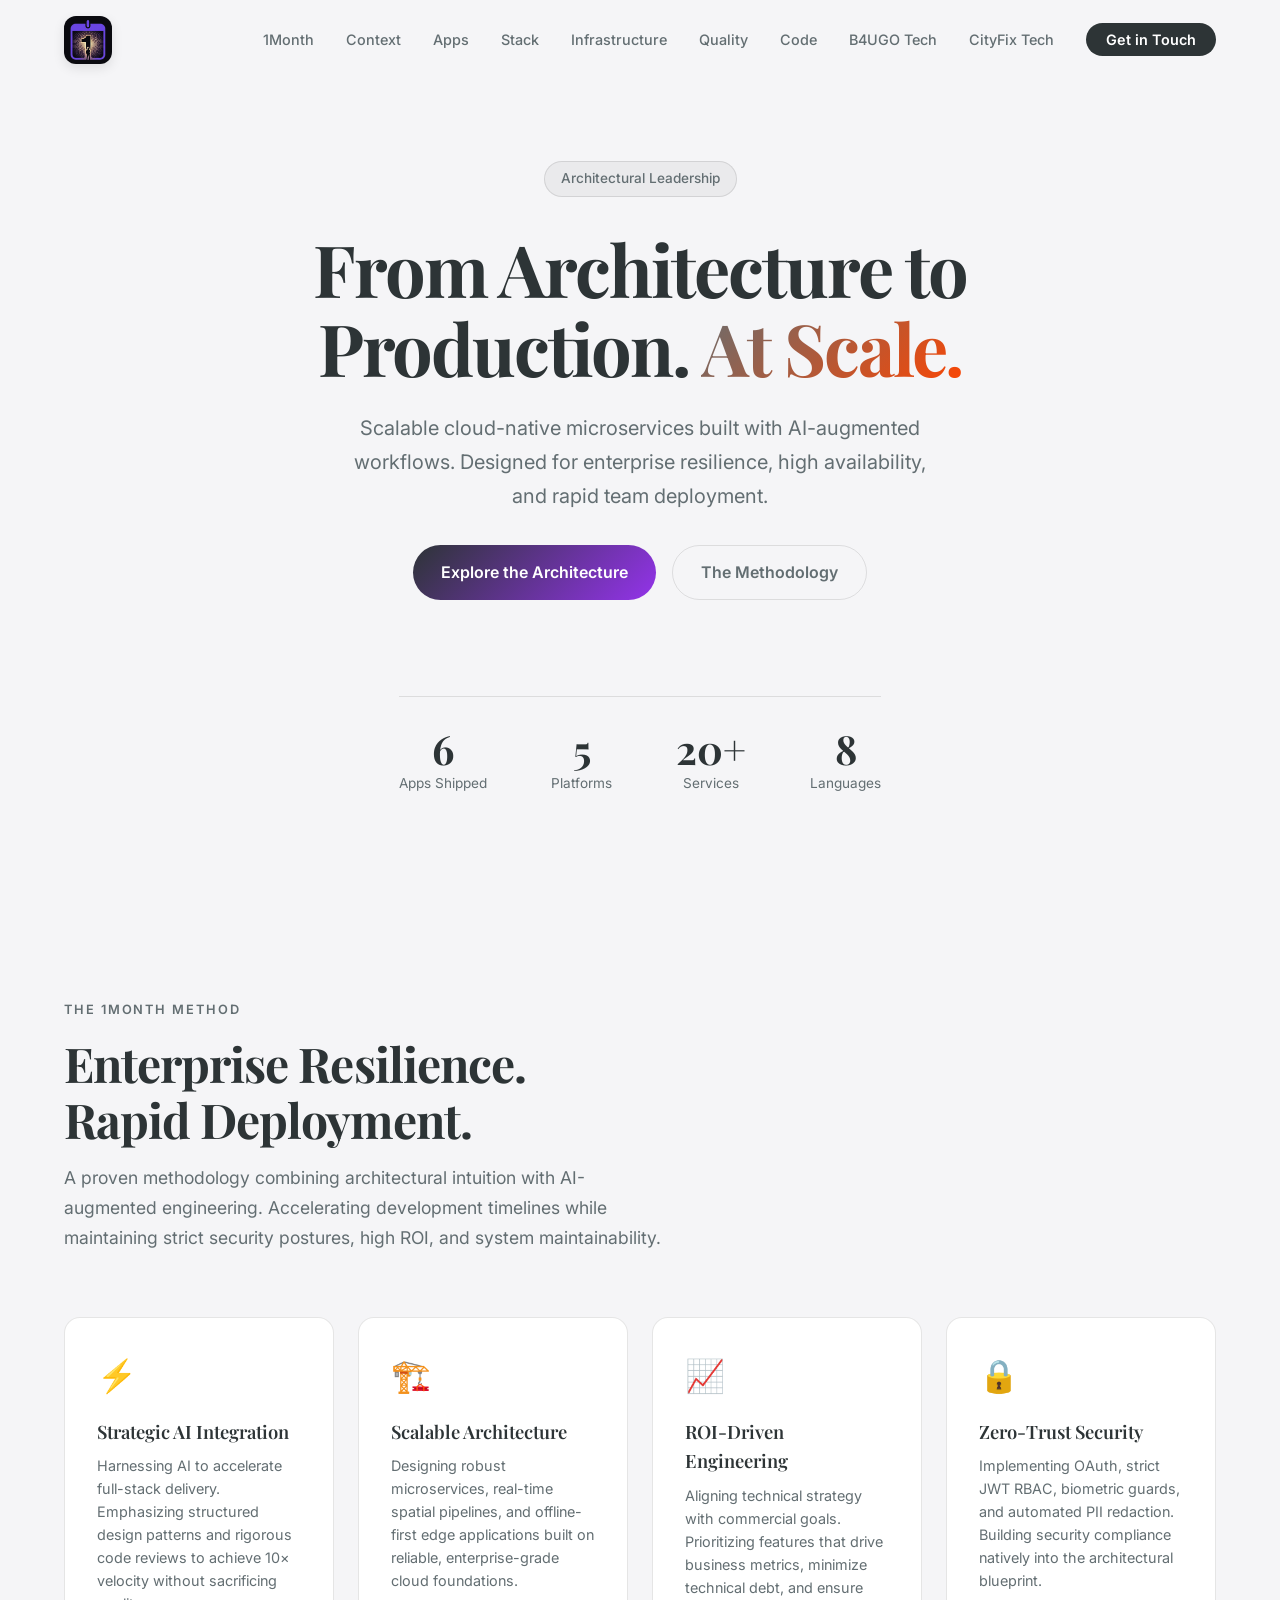
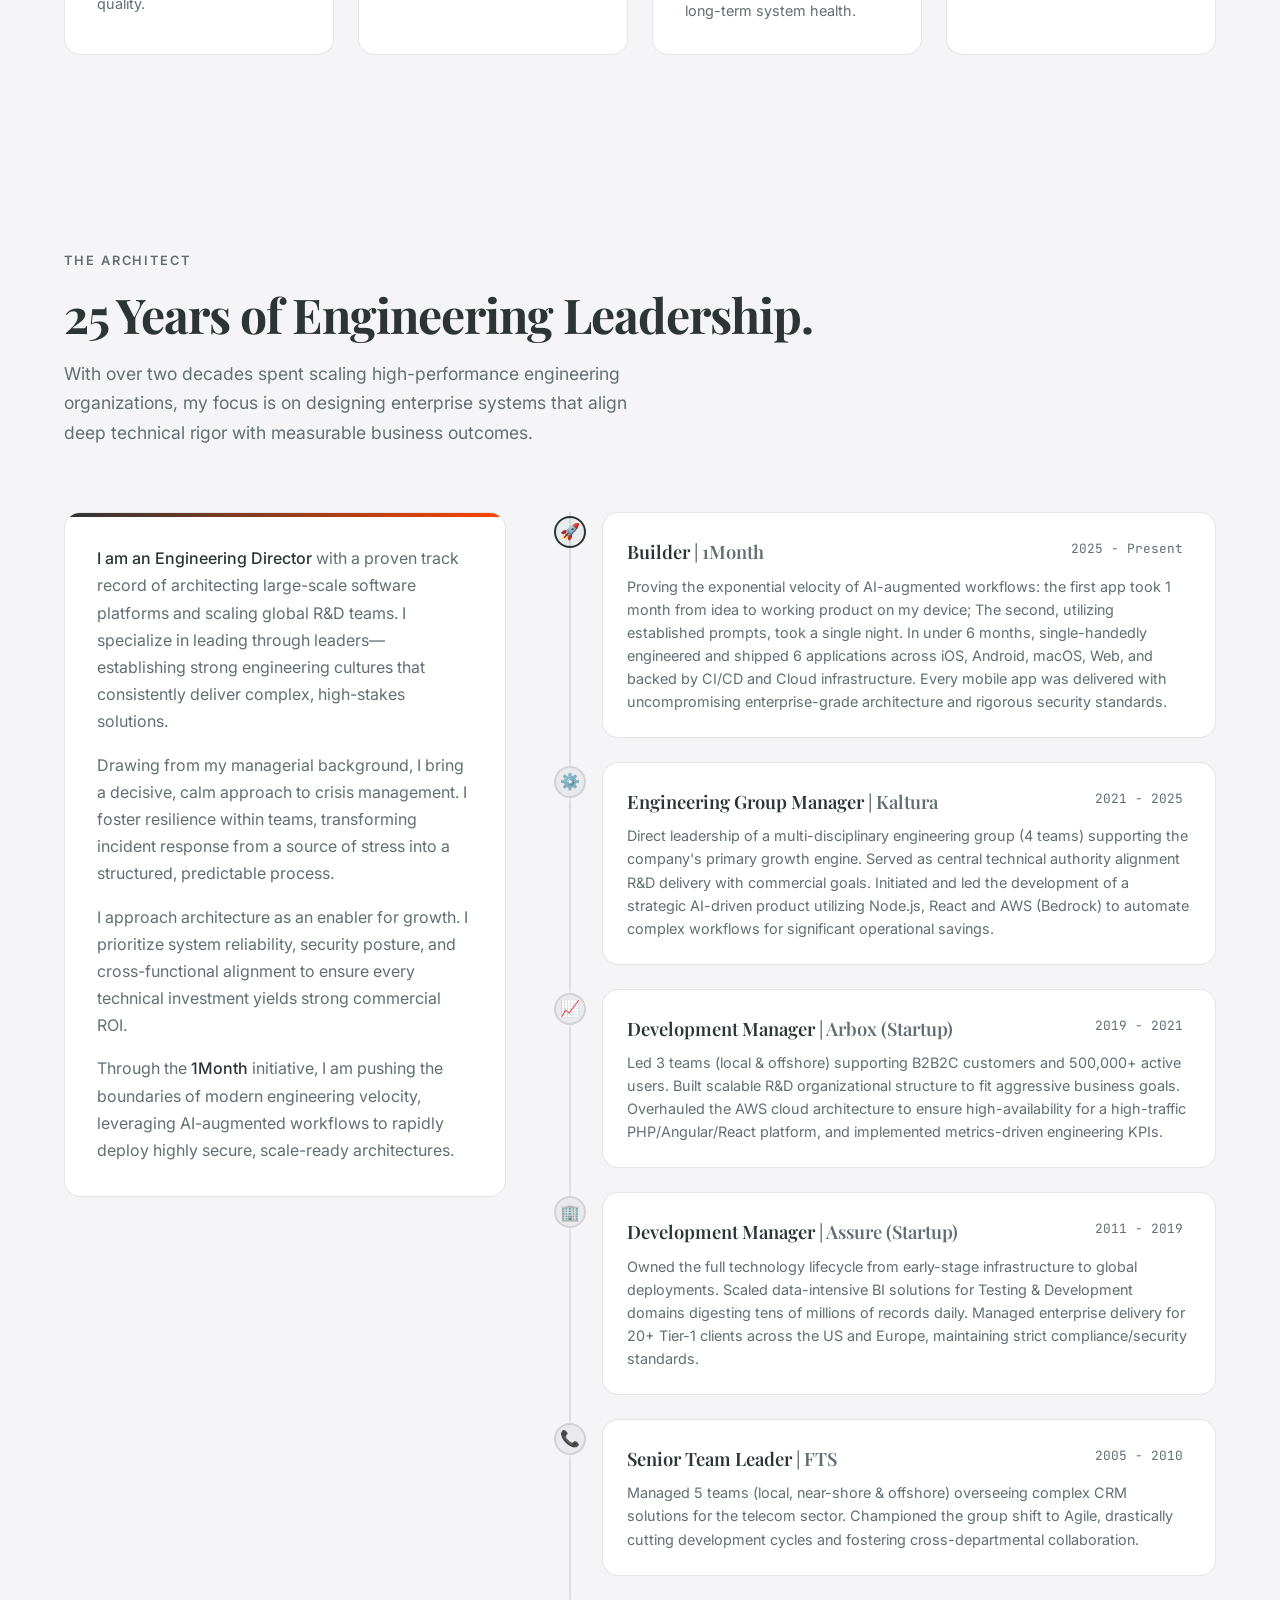
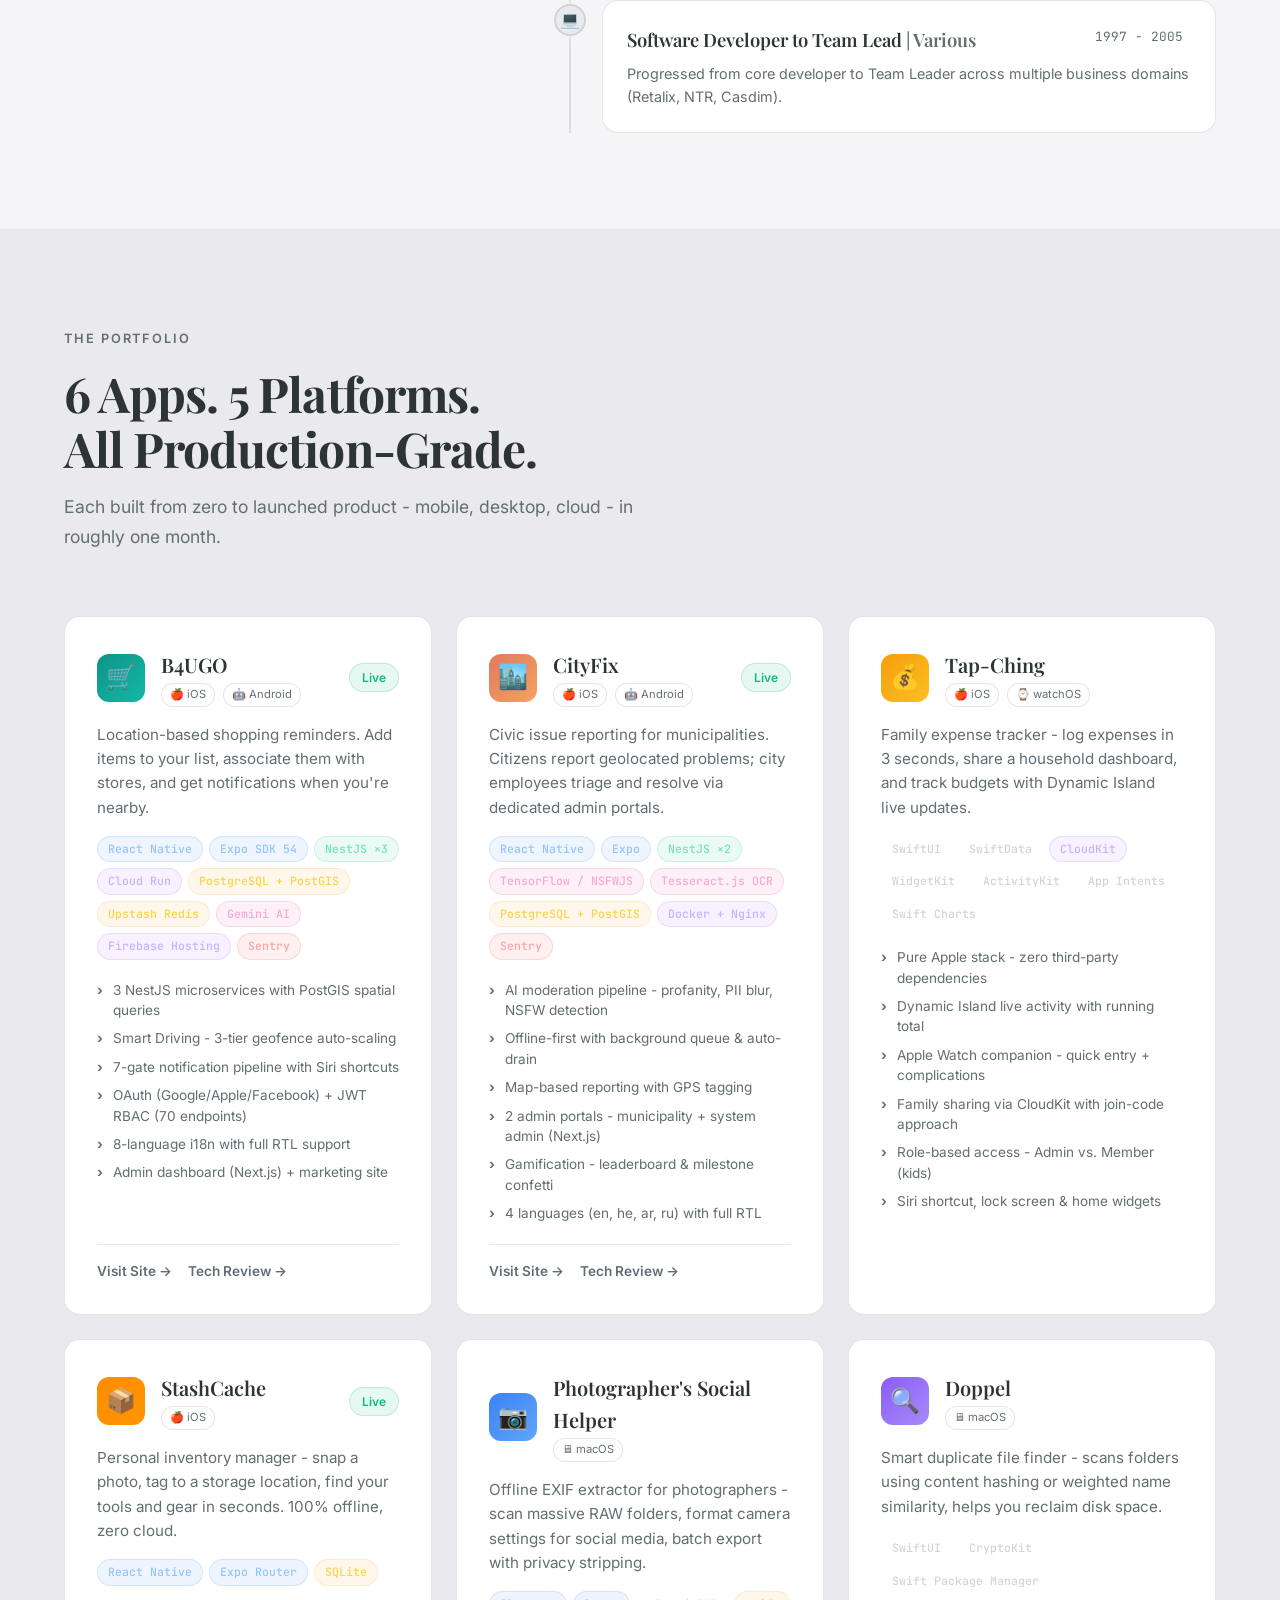
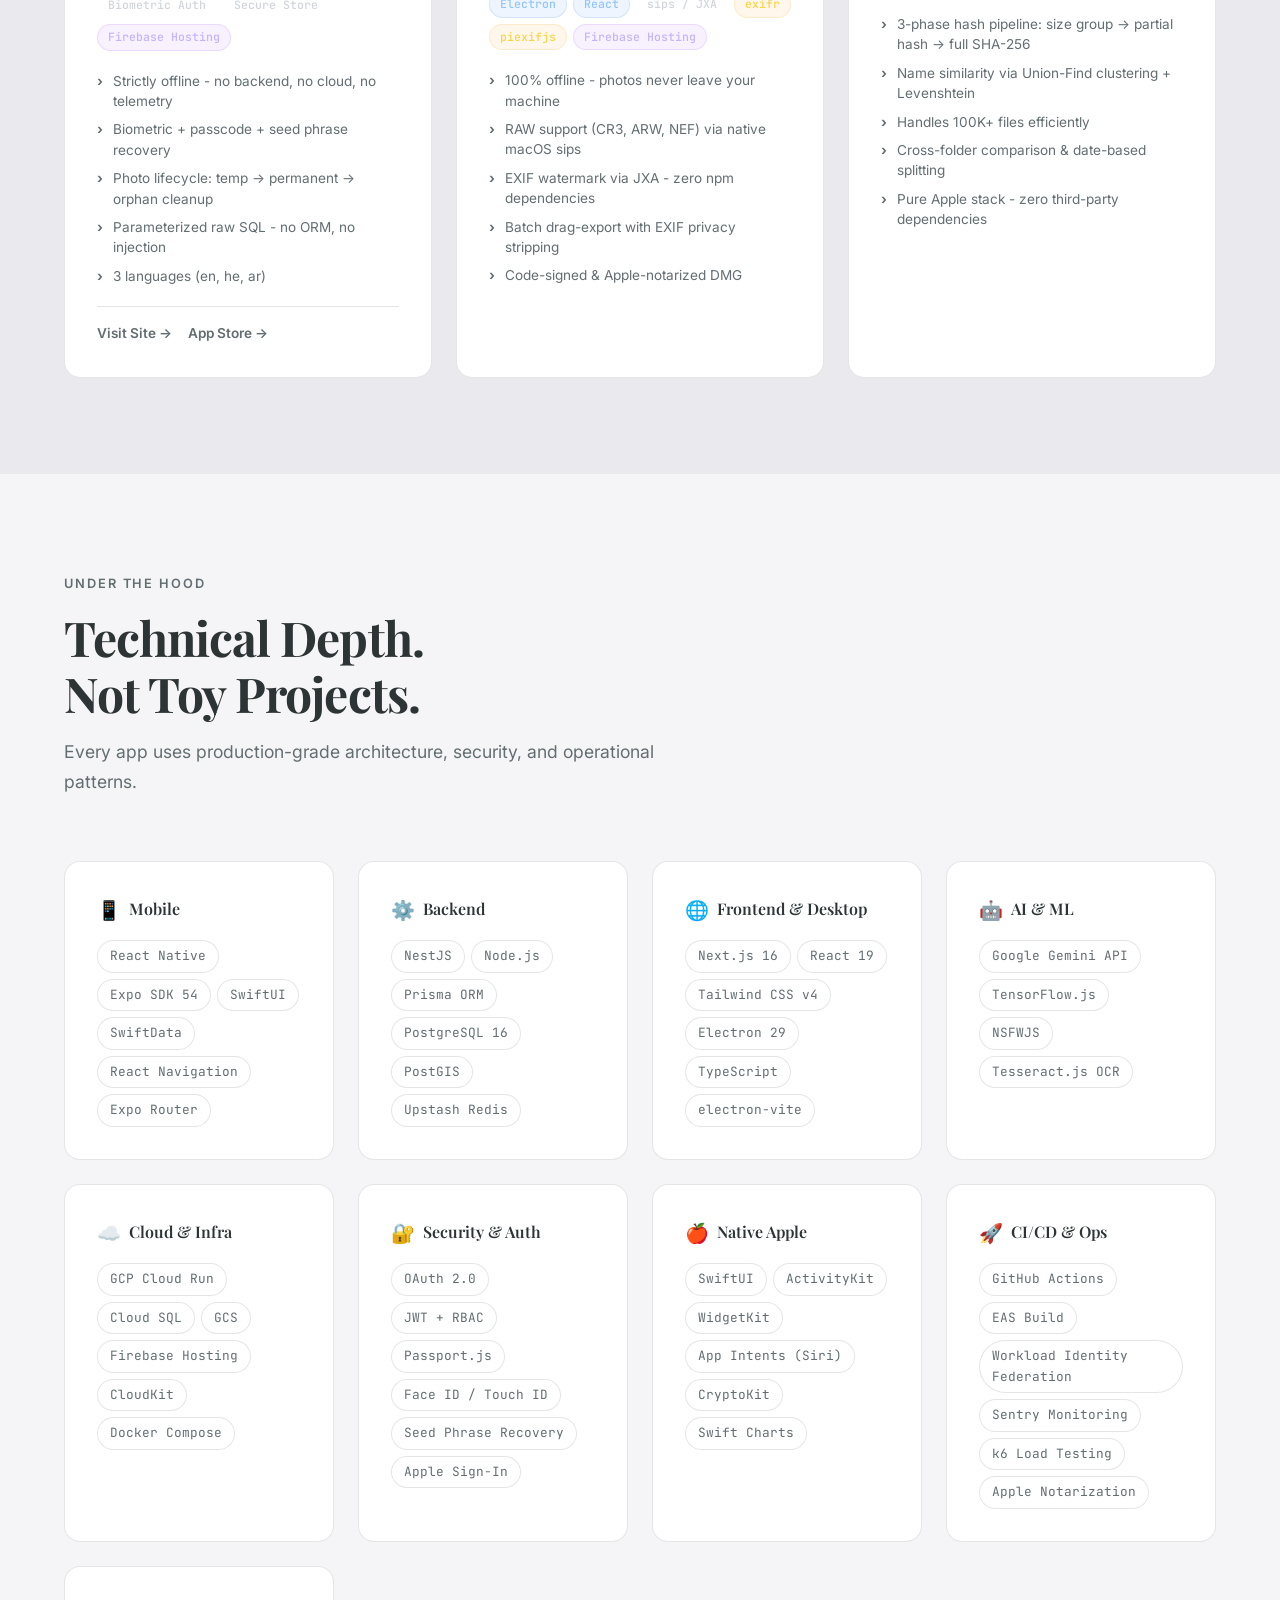
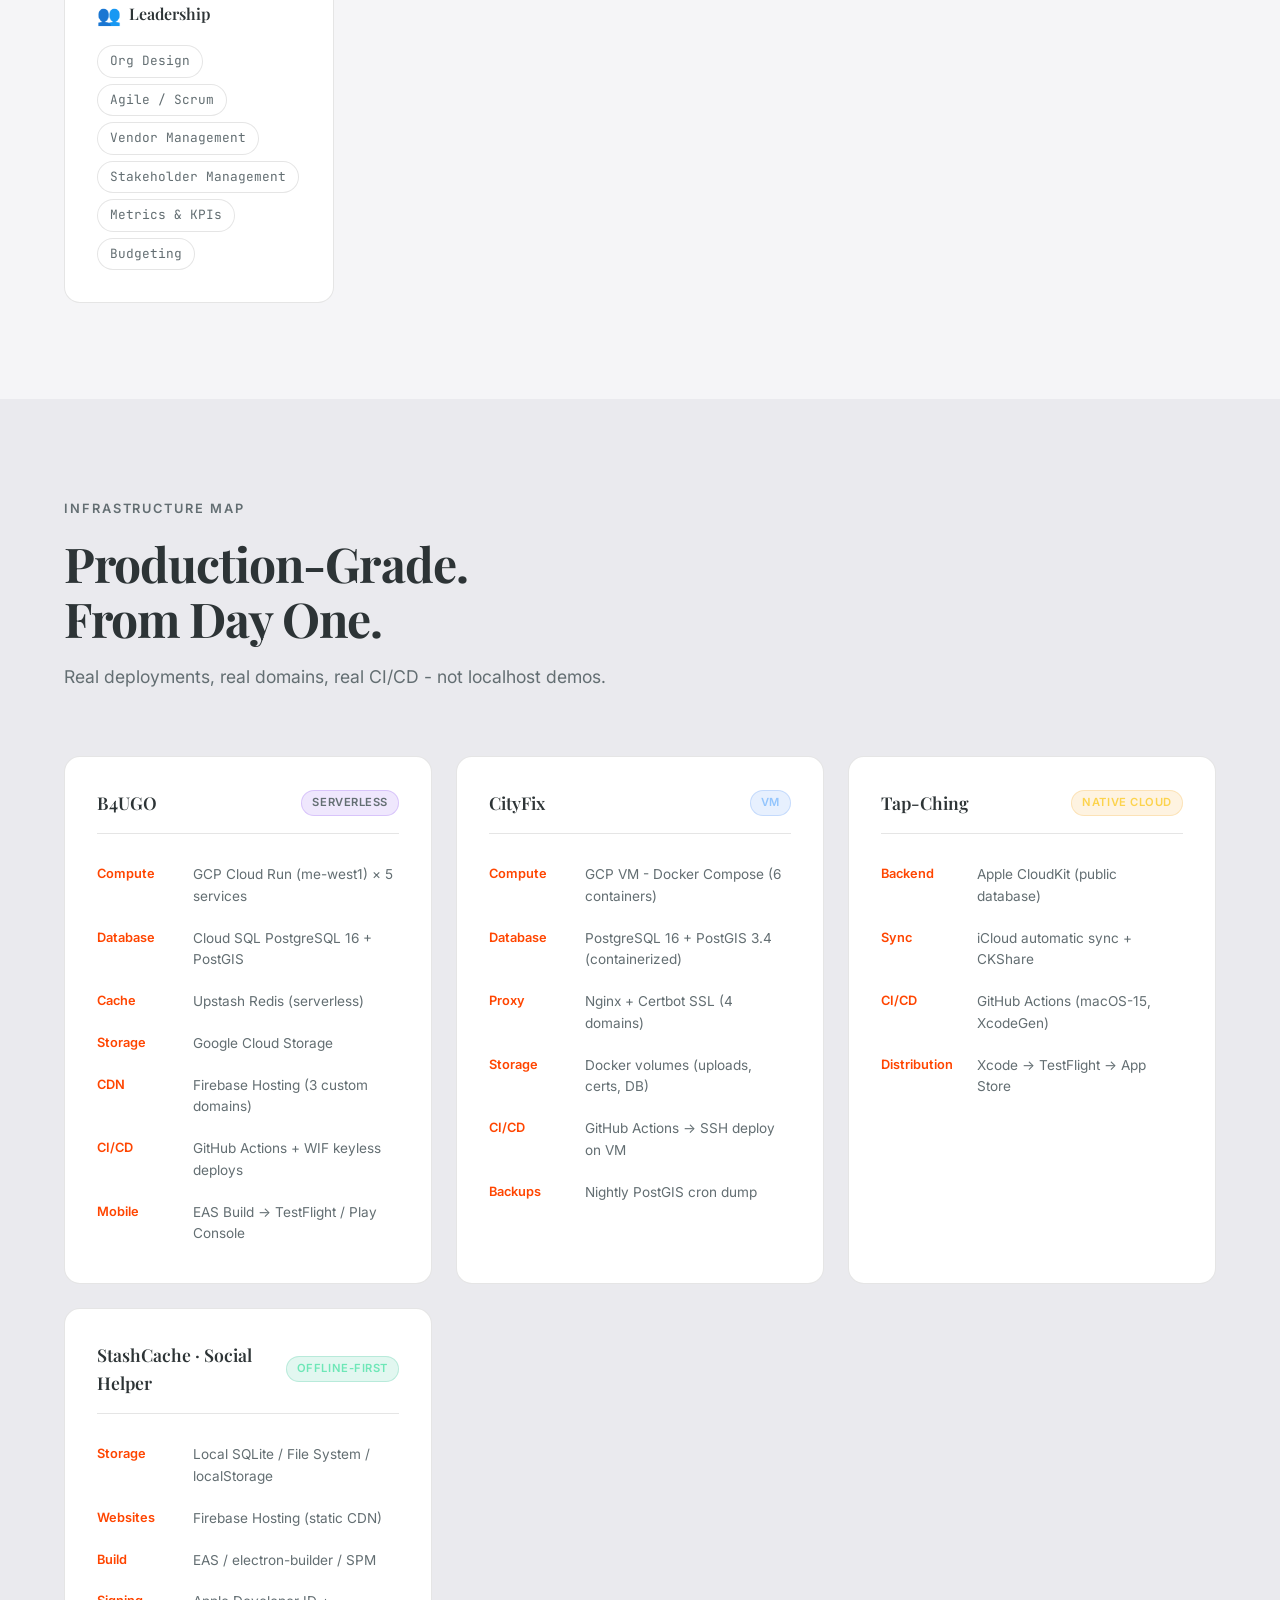
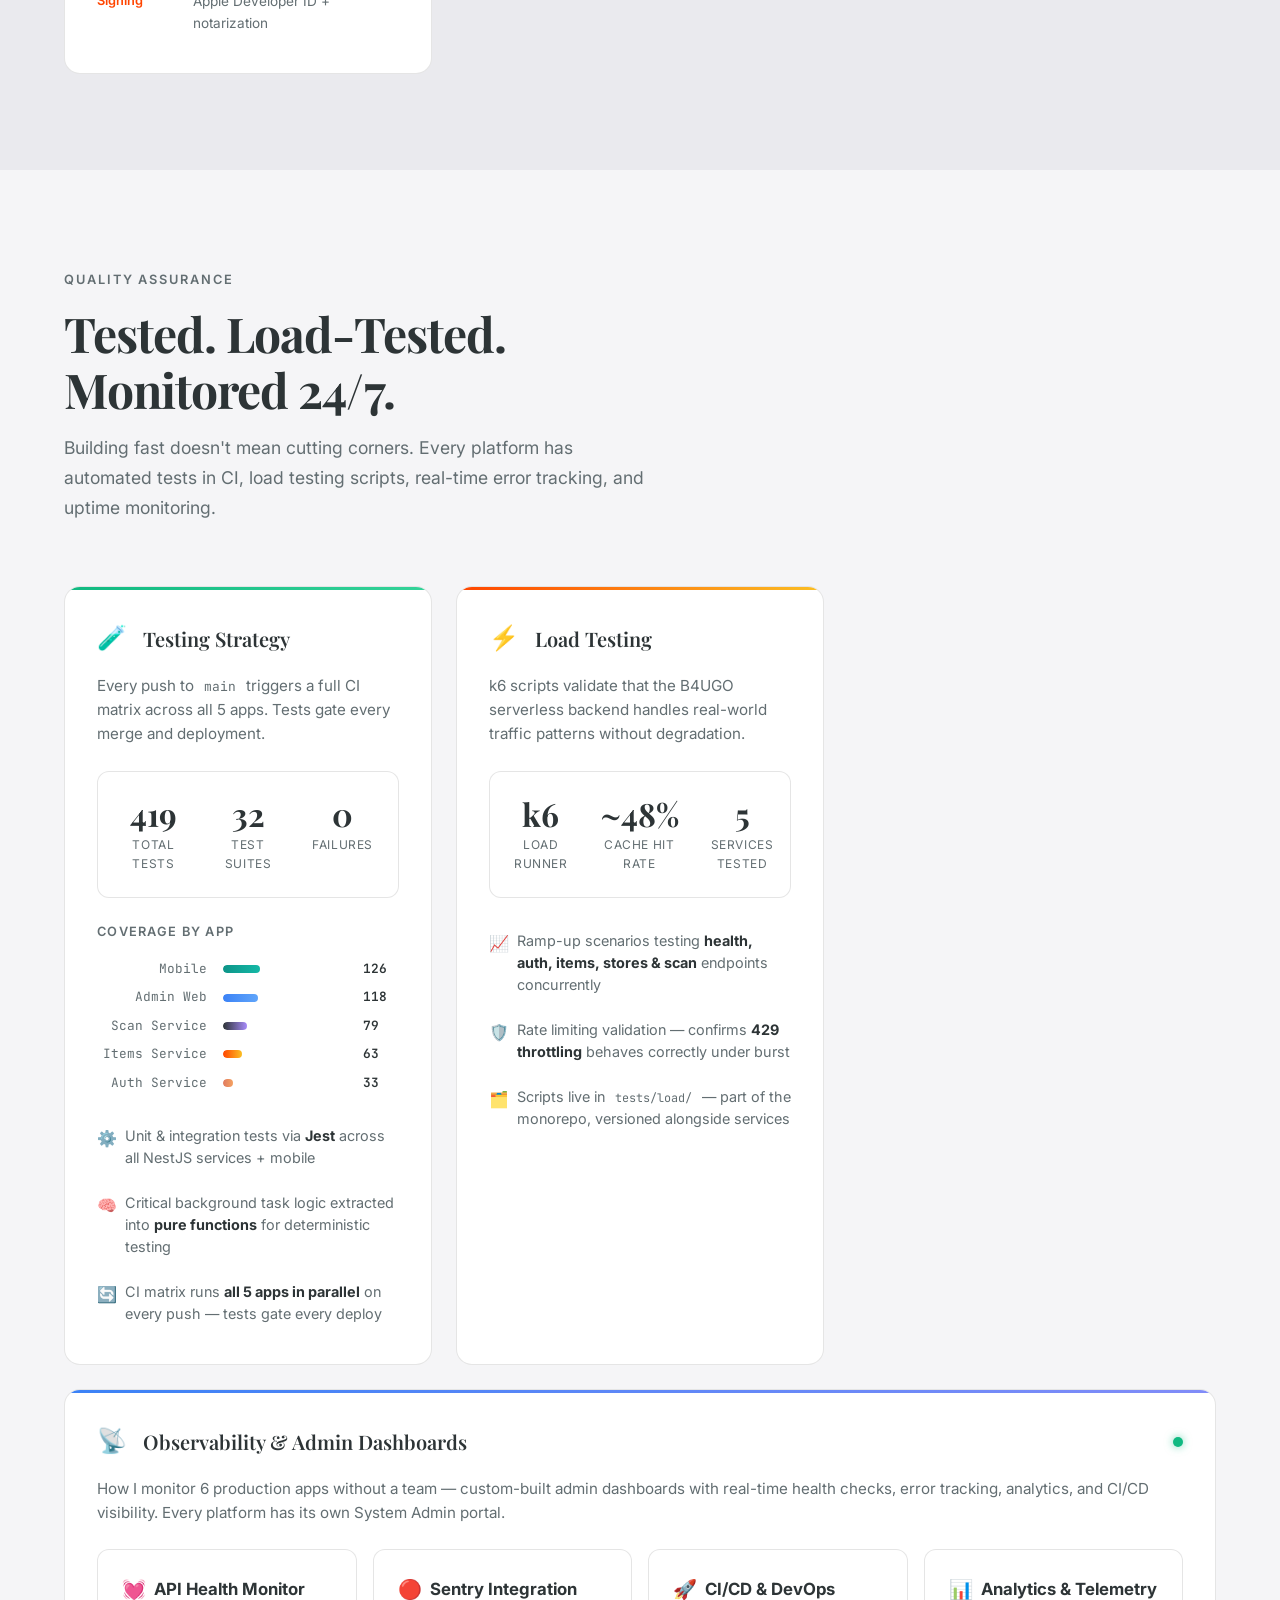
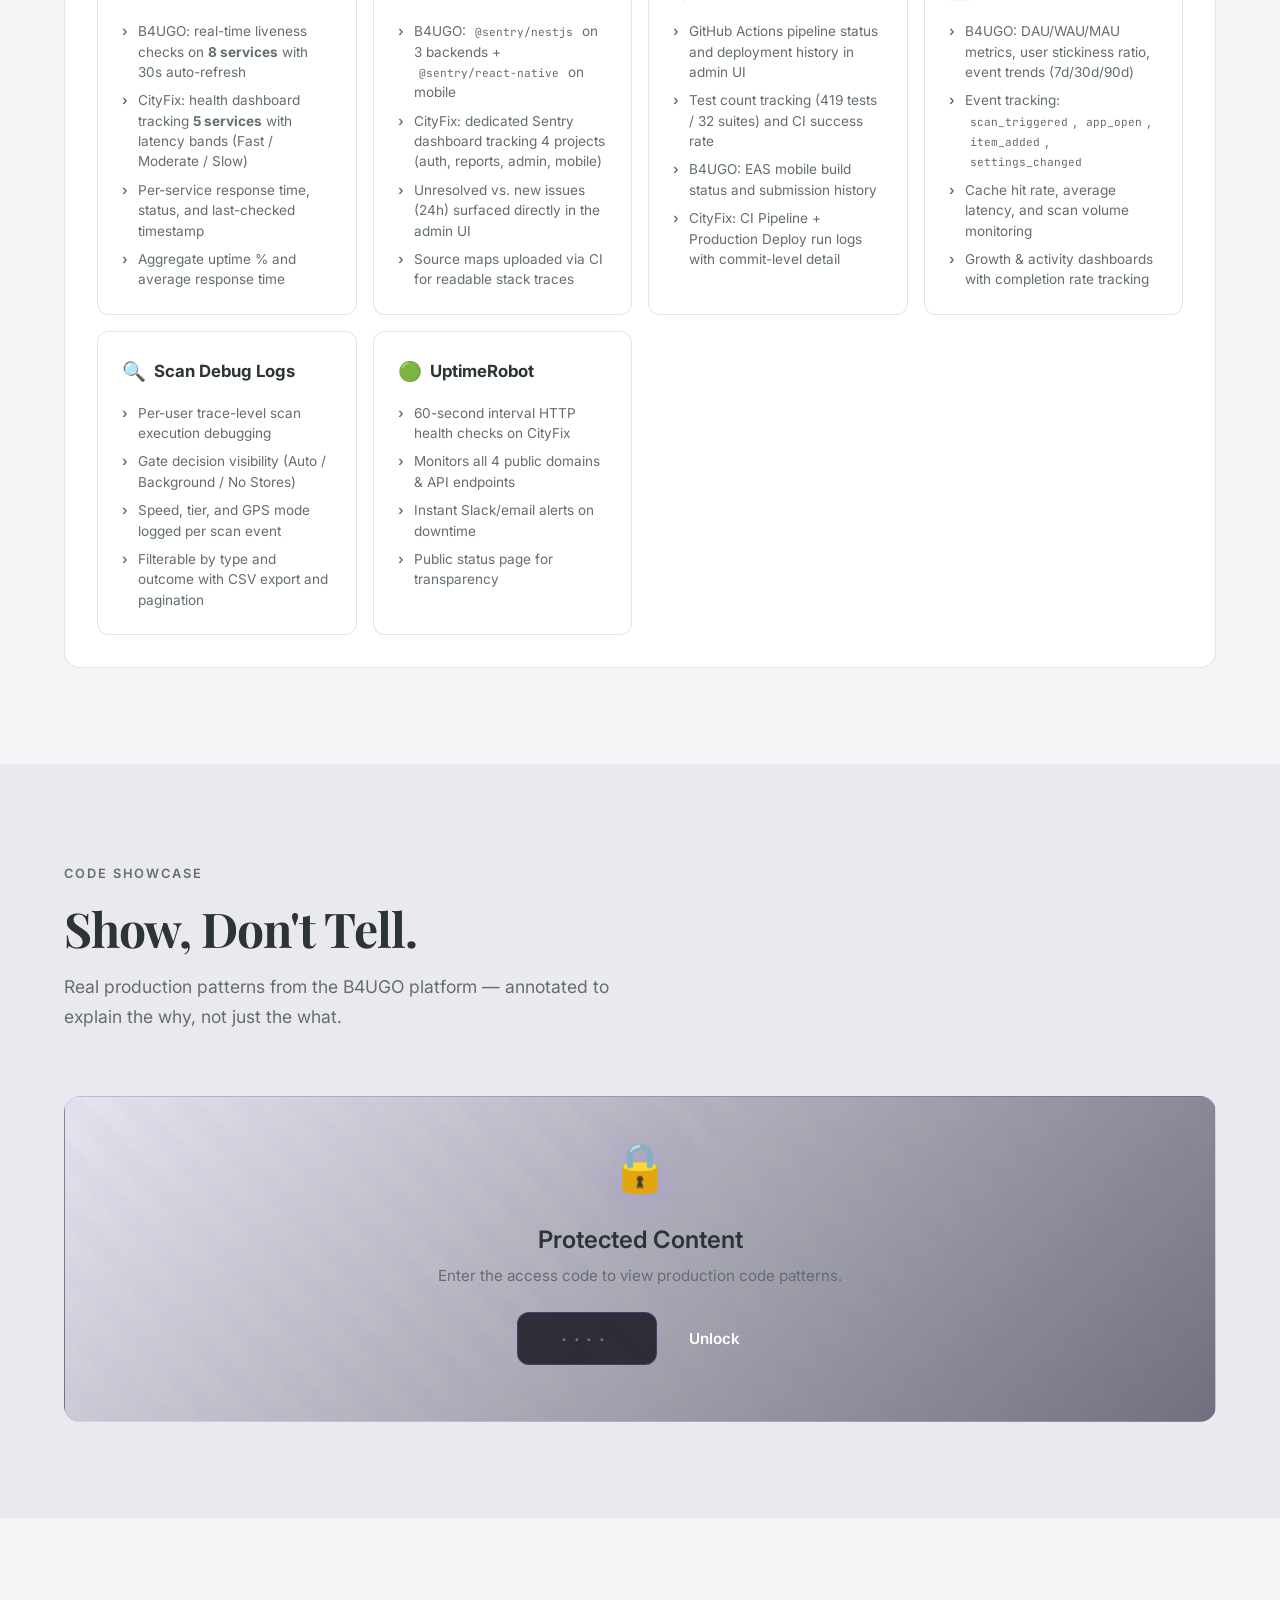
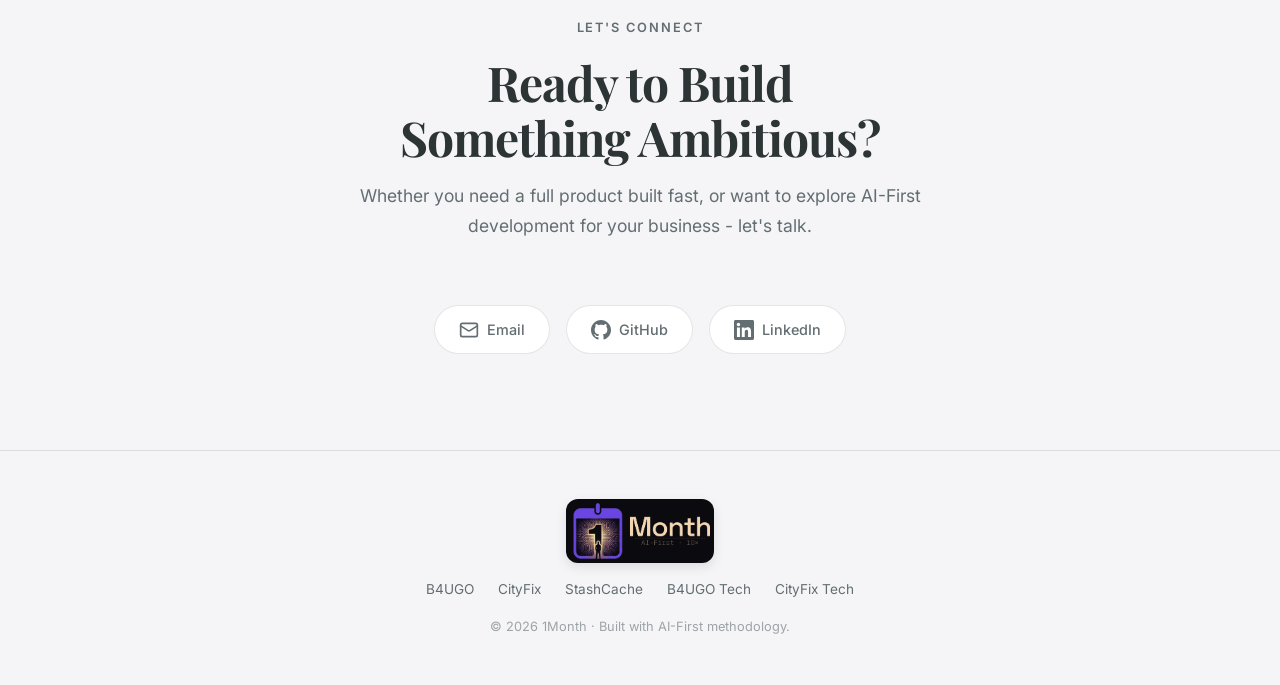
<file: index.html>
<!DOCTYPE html>
<html lang="en">

<head>
  <meta charset="UTF-8" />
  <meta name="viewport" content="width=device-width, initial-scale=1.0" />
  <title>1Month - From Idea to App Store. In One Month.</title>
  <meta name="description"
    content="6 production apps built from idea to working product in ~1 month each using AI-First methodologies. Mobile, desktop, cloud - real users, real complexity." />
  <meta name="theme-color" content="#0A0A0F" />
  <meta property="og:title" content="1Month - AI-First App Development Portfolio" />
  <meta property="og:description" content="6 production apps. 5 platforms. AI-First development. Real users." />
  <meta property="og:type" content="website" />
  <meta property="og:image" content="logo.png" />
  <link rel="icon" type="image/png" href="logo.png" />
  <link rel="apple-touch-icon" href="logo.png" />
  <link rel="preconnect" href="https://fonts.googleapis.com" />
  <link rel="preconnect" href="https://fonts.gstatic.com" crossorigin />
  <link
    href="https://fonts.googleapis.com/css2?family=Playfair+Display:ital,wght@0,400..900;1,400..900&family=Space+Grotesk:wght@400;500;600;700&family=Inter:wght@400;500;600;700&family=JetBrains+Mono:wght@400;500&display=swap"
    rel="stylesheet" />
  <link rel="stylesheet" href="style.css" />
</head>

<body>

  <!-- ============================== AMBIENT BG (Removed) ============================== -->

  <!-- ============================== NAVIGATION ============================== -->
  <nav class="nav" id="nav">
    <div class="nav-inner">
      <a href="#" class="nav-brand">
        <img src="graphic-only.png" alt="1Month" class="nav-logo-img" />
      </a>
      <ul class="nav-links" id="nav-links">
        <li><a href="#philosophy" class="nav-link">1Month</a></li>
        <li><a href="#about" class="nav-link">Context</a></li>
        <li><a href="#apps" class="nav-link">Apps</a></li>
        <li><a href="#tech" class="nav-link">Stack</a></li>
        <li><a href="#infrastructure" class="nav-link">Infrastructure</a></li>
        <li><a href="#quality" class="nav-link">Quality</a></li>
        <li><a href="#code" class="nav-link">Code</a></li>
        <li><a href="tech-review-b4ugo.html" class="nav-link">B4UGO Tech</a></li>
        <li><a href="tech-review-cityfix.html" class="nav-link">CityFix Tech</a></li>
        <li><a href="#contact" class="nav-link nav-link--cta">Get in Touch</a></li>
      </ul>
      <button class="nav-toggle" id="nav-toggle" aria-label="Toggle navigation">
        <span></span><span></span><span></span>
      </button>
    </div>
  </nav>

  <!-- ============================== HERO ============================== -->
  <section class="hero" id="hero">
    <div class="hero-inner">
      <div class="hero-badge">Architectural Leadership</div>
      <h1 class="hero-title">
        From Architecture to Production. <span class="hero-highlight">At Scale.</span>
      </h1>
      <p class="hero-subtitle">
        Scalable cloud-native microservices built with AI-augmented workflows. Designed for enterprise resilience, high
        availability, and rapid team deployment.
      </p>
      <div class="hero-actions">
        <a href="#apps" class="btn btn--primary">Explore the Architecture</a>
        <a href="#philosophy" class="btn btn--ghost">The Methodology</a>
      </div>
    </div>

    <!-- Stats bar -->
    <div class="hero-stats">
      <div class="hero-stat">
        <span class="hero-stat-number" data-count="6">0</span>
        <span class="hero-stat-label">Apps Shipped</span>
      </div>
      <div class="hero-stat">
        <span class="hero-stat-number" data-count="5">0</span>
        <span class="hero-stat-label">Platforms</span>
      </div>
      <div class="hero-stat">
        <span class="hero-stat-number" data-count="20">0</span>
        <span class="hero-stat-label">Services</span>
      </div>
      <div class="hero-stat">
        <span class="hero-stat-number" data-count="8">0</span>
        <span class="hero-stat-label">Languages</span>
      </div>
    </div>
  </section>

  <!-- ============================== PHILOSOPHY ============================== -->
  <section class="section" id="philosophy">
    <div class="container">
      <span class="section-label reveal">The 1Month Method</span>
      <h2 class="section-title reveal">Enterprise Resilience.<br />Rapid Deployment.</h2>
      <p class="section-subtitle reveal">
        A proven methodology combining architectural intuition with AI-augmented engineering. Accelerating development
        timelines while maintaining strict security postures, high ROI, and system maintainability.
      </p>

      <div class="philosophy-grid">
        <div class="philosophy-card reveal">
          <div class="philosophy-icon">⚡</div>
          <h3>Strategic AI Integration</h3>
          <p>Harnessing AI to accelerate full-stack delivery. Emphasizing structured design patterns and rigorous code
            reviews to achieve 10× velocity without sacrificing quality.</p>
        </div>
        <div class="philosophy-card reveal">
          <div class="philosophy-icon">🏗️</div>
          <h3>Scalable Architecture</h3>
          <p>Designing robust microservices, real-time spatial pipelines, and offline-first edge applications built on
            reliable, enterprise-grade cloud foundations.</p>
        </div>
        <div class="philosophy-card reveal">
          <div class="philosophy-icon">📈</div>
          <h3>ROI-Driven Engineering</h3>
          <p>Aligning technical strategy with commercial goals. Prioritizing features that drive business metrics,
            minimize technical debt, and ensure long-term system health.</p>
        </div>
        <div class="philosophy-card reveal">
          <div class="philosophy-icon">🔒</div>
          <h3>Zero-Trust Security</h3>
          <p>Implementing OAuth, strict JWT RBAC, biometric guards, and automated PII redaction. Building security
            compliance natively into the architectural blueprint.</p>
        </div>
      </div>
    </div>
  </section>

  <!-- ============================== ABOUT ME & TIMELINE ============================== -->
  <section class="section" id="about">
    <div class="container">
      <span class="section-label reveal">The Architect</span>
      <h2 class="section-title reveal">25 Years of Engineering Leadership.</h2>
      <p class="section-subtitle reveal">
        With over two decades spent scaling high-performance engineering organizations, my focus is on designing
        enterprise systems that align deep technical rigor with measurable business outcomes.
      </p>

      <div class="about-grid">
        <!-- Bio Card -->
        <div class="bio-card reveal">
          <p class="bio-text">
            <span class="bio-highlight">I am an Engineering Director</span>
            with a proven track record of architecting large-scale software platforms and scaling global R&D teams. I
            specialize in leading through leaders—establishing strong engineering cultures that consistently deliver
            complex, high-stakes solutions.
          </p>
          <p class="bio-text">
            Drawing from my managerial background, I bring a
            decisive, calm approach to crisis management. I foster resilience within teams, transforming incident
            response from a source of stress into a structured, predictable process.
          </p>
          <p class="bio-text">
            I approach architecture as an enabler for growth. I prioritize
            system reliability, security posture, and cross-functional alignment to ensure every technical investment
            yields strong commercial ROI.
          </p>
          <p class="bio-text">
            Through the <span class="bio-highlight">1Month</span> initiative, I am pushing the boundaries of modern
            engineering velocity, leveraging AI-augmented workflows to rapidly deploy highly secure, scale-ready
            architectures.
          </p>
        </div>

        <!-- Career Timeline -->
        <div class="timeline">
          <!-- Present: 1Month -->
          <div class="timeline-item timeline-item--active reveal">
            <div class="timeline-dot">🚀</div>
            <div class="timeline-content">
              <div class="timeline-header">
                <div class="timeline-role">Builder <span class="timeline-company">| 1Month</span></div>
                <div class="timeline-date">2025 - Present</div>
              </div>
              <p class="timeline-desc">Proving the exponential velocity of AI-augmented workflows: the first app took 1
                month from idea to working product on my device; The second, utilizing established prompts, took a
                single night.
                In under 6 months, single-handedly engineered and shipped 6 applications across iOS, Android, macOS,
                Web, and backed by CI/CD and Cloud infrastructure.
                Every mobile app was delivered with uncompromising enterprise-grade architecture and rigorous security
                standards.</p>
            </div>
          </div>

          <!-- Senior Engineering Leader -->
          <div class="timeline-item reveal">
            <div class="timeline-dot">⚙️</div>
            <div class="timeline-content">
              <div class="timeline-header">
                <div class="timeline-role">Engineering Group Manager <span class="timeline-company">| Kaltura</span>
                </div>
                <div class="timeline-date">2021 - 2025</div>
              </div>
              <p class="timeline-desc">Direct leadership of a multi-disciplinary engineering group (4 teams) supporting
                the company's primary growth engine. Served as central technical authority alignment R&D delivery with
                commercial goals. Initiated and led the development of a strategic AI-driven product utilizing Node.js,
                React and AWS (Bedrock) to automate complex workflows for significant operational savings.</p>
            </div>
          </div>

          <!-- Arbox -->
          <div class="timeline-item reveal">
            <div class="timeline-dot">📈</div>
            <div class="timeline-content">
              <div class="timeline-header">
                <div class="timeline-role">Development Manager <span class="timeline-company">| Arbox (Startup)</span>
                </div>
                <div class="timeline-date">2019 - 2021</div>
              </div>
              <p class="timeline-desc">Led 3 teams (local & offshore) supporting B2B2C customers and 500,000+ active
                users. Built scalable R&D organizational structure to fit aggressive business goals. Overhauled the AWS
                cloud architecture to ensure high-availability for a high-traffic PHP/Angular/React platform, and
                implemented metrics-driven engineering KPIs.</p>
            </div>
          </div>

          <!-- Assure -->
          <div class="timeline-item reveal">
            <div class="timeline-dot">🏢</div>
            <div class="timeline-content">
              <div class="timeline-header">
                <div class="timeline-role">Development Manager <span class="timeline-company">| Assure (Startup)</span>
                </div>
                <div class="timeline-date">2011 - 2019</div>
              </div>
              <p class="timeline-desc">Owned the full technology lifecycle from early-stage infrastructure to global
                deployments. Scaled data-intensive BI solutions for Testing & Development domains digesting tens of
                millions of records daily. Managed enterprise delivery for 20+ Tier-1 clients across the US and Europe,
                maintaining strict compliance/security standards.</p>
            </div>
          </div>

          <!-- FTS -->
          <div class="timeline-item reveal">
            <div class="timeline-dot">📞</div>
            <div class="timeline-content">
              <div class="timeline-header">
                <div class="timeline-role">Senior Team Leader <span class="timeline-company">| FTS</span></div>
                <div class="timeline-date">2005 - 2010</div>
              </div>
              <p class="timeline-desc">Managed 5 teams (local, near-shore & offshore) overseeing complex CRM solutions
                for the telecom sector. Championed the group shift to Agile, drastically cutting development cycles and
                fostering cross-departmental collaboration.</p>
            </div>
          </div>

          <!-- Early Career -->
          <div class="timeline-item reveal">
            <div class="timeline-dot">💻</div>
            <div class="timeline-content">
              <div class="timeline-header">
                <div class="timeline-role">Software Developer to Team Lead <span class="timeline-company">|
                    Various</span></div>
                <div class="timeline-date">1997 - 2005</div>
              </div>
              <p class="timeline-desc">Progressed from core developer to Team Leader across multiple business domains
                (Retalix, NTR, Casdim).</p>
            </div>
          </div>
        </div>
      </div>
    </div>
  </section>

  <!-- ============================== APP SHOWCASE ============================== -->
  <section class="section section--alt" id="apps">
    <div class="container">
      <span class="section-label reveal">The Portfolio</span>
      <h2 class="section-title reveal">6 Apps. 5 Platforms.<br />All Production-Grade.</h2>
      <p class="section-subtitle reveal">
        Each built from zero to launched product - mobile, desktop, cloud - in roughly one month.
      </p>

      <div class="apps-grid">

        <!-- B4UGO -->
        <div class="app-card reveal" id="app-b4ugo">
          <div class="app-card-header">
            <div class="app-icon app-icon--b4ugo">🛒</div>
            <div class="app-meta">
              <h3 class="app-name">B4UGO</h3>
              <div class="app-platforms">
                <span class="platform-badge" title="iOS">🍎 iOS</span>
                <span class="platform-badge" title="Android">🤖 Android</span>
              </div>
            </div>
            <span class="app-live-badge">Live</span>
          </div>
          <p class="app-desc">Location-based shopping reminders. Add items to your list, associate them with stores, and
            get notifications when you're nearby.</p>
          <div class="app-tech-stack">
            <span class="tech-chip tech-chip--frontend">React Native</span>
            <span class="tech-chip tech-chip--frontend">Expo SDK 54</span>
            <span class="tech-chip tech-chip--backend">NestJS ×3</span>
            <span class="tech-chip tech-chip--cloud">Cloud Run</span>
            <span class="tech-chip tech-chip--data">PostgreSQL + PostGIS</span>
            <span class="tech-chip tech-chip--data">Upstash Redis</span>
            <span class="tech-chip tech-chip--ai">Gemini AI</span>
            <span class="tech-chip tech-chip--cloud">Firebase Hosting</span>
            <span class="tech-chip tech-chip--monitoring">Sentry</span>
          </div>
          <ul class="app-highlights">
            <li>3 NestJS microservices with PostGIS spatial queries</li>
            <li>Smart Driving - 3-tier geofence auto-scaling</li>
            <li>7-gate notification pipeline with Siri shortcuts</li>
            <li>OAuth (Google/Apple/Facebook) + JWT RBAC (70 endpoints)</li>
            <li>8-language i18n with full RTL support</li>
            <li>Admin dashboard (Next.js) + marketing site</li>
          </ul>
          <div class="app-links">
            <a href="https://buyb4ugo.com" target="_blank" rel="noopener" class="app-link">Visit Site →</a>
            <a href="tech-review-b4ugo.html" class="app-link">Tech Review →</a>
          </div>
        </div>

        <!-- CityFix -->
        <div class="app-card reveal" id="app-cityfix">
          <div class="app-card-header">
            <div class="app-icon app-icon--cityfix">🏙️</div>
            <div class="app-meta">
              <h3 class="app-name">CityFix</h3>
              <div class="app-platforms">
                <span class="platform-badge" title="iOS">🍎 iOS</span>
                <span class="platform-badge" title="Android">🤖 Android</span>
              </div>
            </div>
            <span class="app-live-badge">Live</span>
          </div>
          <p class="app-desc">Civic issue reporting for municipalities. Citizens report geolocated problems; city
            employees triage and resolve via dedicated admin portals.</p>
          <div class="app-tech-stack">
            <span class="tech-chip tech-chip--frontend">React Native</span>
            <span class="tech-chip tech-chip--frontend">Expo</span>
            <span class="tech-chip tech-chip--backend">NestJS ×2</span>
            <span class="tech-chip tech-chip--ai">TensorFlow / NSFWJS</span>
            <span class="tech-chip tech-chip--ai">Tesseract.js OCR</span>
            <span class="tech-chip tech-chip--data">PostgreSQL + PostGIS</span>
            <span class="tech-chip tech-chip--cloud">Docker + Nginx</span>
            <span class="tech-chip tech-chip--monitoring">Sentry</span>
          </div>
          <ul class="app-highlights">
            <li>AI moderation pipeline - profanity, PII blur, NSFW detection</li>
            <li>Offline-first with background queue & auto-drain</li>
            <li>Map-based reporting with GPS tagging</li>
            <li>2 admin portals - municipality + system admin (Next.js)</li>
            <li>Gamification - leaderboard & milestone confetti</li>
            <li>4 languages (en, he, ar, ru) with full RTL</li>
          </ul>
          <div class="app-links">
            <a href="https://cityfix.co.il" target="_blank" rel="noopener" class="app-link">Visit Site →</a>
            <a href="tech-review-cityfix.html" class="app-link">Tech Review →</a>
          </div>
        </div>

        <!-- Tap-Ching -->
        <div class="app-card reveal" id="app-tapching">
          <div class="app-card-header">
            <div class="app-icon app-icon--tapching">💰</div>
            <div class="app-meta">
              <h3 class="app-name">Tap-Ching</h3>
              <div class="app-platforms">
                <span class="platform-badge" title="iOS">🍎 iOS</span>
                <span class="platform-badge" title="watchOS">⌚ watchOS</span>
              </div>
            </div>
          </div>
          <p class="app-desc">Family expense tracker - log expenses in 3 seconds, share a household dashboard, and track
            budgets with Dynamic Island live updates.</p>
          <div class="app-tech-stack">
            <span class="tech-chip tech-chip--native">SwiftUI</span>
            <span class="tech-chip tech-chip--native">SwiftData</span>
            <span class="tech-chip tech-chip--cloud">CloudKit</span>
            <span class="tech-chip tech-chip--native">WidgetKit</span>
            <span class="tech-chip tech-chip--native">ActivityKit</span>
            <span class="tech-chip tech-chip--native">App Intents</span>
            <span class="tech-chip tech-chip--native">Swift Charts</span>
          </div>
          <ul class="app-highlights">
            <li>Pure Apple stack - zero third-party dependencies</li>
            <li>Dynamic Island live activity with running total</li>
            <li>Apple Watch companion - quick entry + complications</li>
            <li>Family sharing via CloudKit with join-code approach</li>
            <li>Role-based access - Admin vs. Member (kids)</li>
            <li>Siri shortcut, lock screen & home widgets</li>
          </ul>
        </div>

        <!-- StashCache -->
        <div class="app-card reveal" id="app-stashcache">
          <div class="app-card-header">
            <div class="app-icon app-icon--stashcache">📦</div>
            <div class="app-meta">
              <h3 class="app-name">StashCache</h3>
              <div class="app-platforms">
                <span class="platform-badge" title="iOS">🍎 iOS</span>
              </div>
            </div>
            <span class="app-live-badge">Live</span>
          </div>
          <p class="app-desc">Personal inventory manager - snap a photo, tag to a storage location, find your tools and
            gear in seconds. 100% offline, zero cloud.</p>
          <div class="app-tech-stack">
            <span class="tech-chip tech-chip--frontend">React Native</span>
            <span class="tech-chip tech-chip--frontend">Expo Router</span>
            <span class="tech-chip tech-chip--data">SQLite</span>
            <span class="tech-chip tech-chip--native">Biometric Auth</span>
            <span class="tech-chip tech-chip--native">Secure Store</span>
            <span class="tech-chip tech-chip--cloud">Firebase Hosting</span>
          </div>
          <ul class="app-highlights">
            <li>Strictly offline - no backend, no cloud, no telemetry</li>
            <li>Biometric + passcode + seed phrase recovery</li>
            <li>Photo lifecycle: temp → permanent → orphan cleanup</li>
            <li>Parameterized raw SQL - no ORM, no injection</li>
            <li>3 languages (en, he, ar)</li>
          </ul>
          <div class="app-links">
            <a href="https://stashcache-home.com" target="_blank" rel="noopener" class="app-link">Visit Site →</a>
            <a href="https://apps.apple.com/il/app/stashcache/id6761342260" target="_blank" rel="noopener"
              class="app-link">App Store →</a>
          </div>
        </div>

        <!-- SocialHelper -->
        <div class="app-card reveal" id="app-socialhelper">
          <div class="app-card-header">
            <div class="app-icon app-icon--socialhelper">📷</div>
            <div class="app-meta">
              <h3 class="app-name">Photographer's Social Helper</h3>
              <div class="app-platforms">
                <span class="platform-badge" title="macOS">🖥 macOS</span>
              </div>
            </div>
          </div>
          <p class="app-desc">Offline EXIF extractor for photographers - scan massive RAW folders, format camera
            settings for social media, batch export with privacy stripping.</p>
          <div class="app-tech-stack">
            <span class="tech-chip tech-chip--frontend">Electron</span>
            <span class="tech-chip tech-chip--frontend">React</span>
            <span class="tech-chip tech-chip--native">sips / JXA</span>
            <span class="tech-chip tech-chip--data">exifr</span>
            <span class="tech-chip tech-chip--data">piexifjs</span>
            <span class="tech-chip tech-chip--cloud">Firebase Hosting</span>
          </div>
          <ul class="app-highlights">
            <li>100% offline - photos never leave your machine</li>
            <li>RAW support (CR3, ARW, NEF) via native macOS sips</li>
            <li>EXIF watermark via JXA - zero npm dependencies</li>
            <li>Batch drag-export with EXIF privacy stripping</li>
            <li>Code-signed & Apple-notarized DMG</li>
          </ul>
        </div>

        <!-- Doppel -->
        <div class="app-card reveal" id="app-doppel">
          <div class="app-card-header">
            <div class="app-icon app-icon--doppel">🔍</div>
            <div class="app-meta">
              <h3 class="app-name">Doppel</h3>
              <div class="app-platforms">
                <span class="platform-badge" title="macOS">🖥 macOS</span>
              </div>
            </div>
          </div>
          <p class="app-desc">Smart duplicate file finder - scans folders using content hashing or weighted name
            similarity, helps you reclaim disk space.</p>
          <div class="app-tech-stack">
            <span class="tech-chip tech-chip--native">SwiftUI</span>
            <span class="tech-chip tech-chip--native">CryptoKit</span>
            <span class="tech-chip tech-chip--native">Swift Package Manager</span>
          </div>
          <ul class="app-highlights">
            <li>3-phase hash pipeline: size group → partial hash → full SHA-256</li>
            <li>Name similarity via Union-Find clustering + Levenshtein</li>
            <li>Handles 100K+ files efficiently</li>
            <li>Cross-folder comparison & date-based splitting</li>
            <li>Pure Apple stack - zero third-party dependencies</li>
          </ul>
        </div>

      </div>
    </div>
  </section>

  <!-- ============================== TECH STACK ============================== -->
  <section class="section" id="tech">
    <div class="container">
      <span class="section-label reveal">Under the Hood</span>
      <h2 class="section-title reveal">Technical Depth.<br />Not Toy Projects.</h2>
      <p class="section-subtitle reveal">
        Every app uses production-grade architecture, security, and operational patterns.
      </p>

      <div class="tech-grid">
        <div class="tech-category reveal">
          <h3 class="tech-category-title">
            <span class="tech-category-icon">📱</span> Mobile
          </h3>
          <div class="tech-list">
            <div class="tech-item">React Native</div>
            <div class="tech-item">Expo SDK 54</div>
            <div class="tech-item">SwiftUI</div>
            <div class="tech-item">SwiftData</div>
            <div class="tech-item">React Navigation</div>
            <div class="tech-item">Expo Router</div>
          </div>
        </div>

        <div class="tech-category reveal">
          <h3 class="tech-category-title">
            <span class="tech-category-icon">⚙️</span> Backend
          </h3>
          <div class="tech-list">
            <div class="tech-item">NestJS</div>
            <div class="tech-item">Node.js</div>
            <div class="tech-item">Prisma ORM</div>
            <div class="tech-item">PostgreSQL 16</div>
            <div class="tech-item">PostGIS</div>
            <div class="tech-item">Upstash Redis</div>
          </div>
        </div>

        <div class="tech-category reveal">
          <h3 class="tech-category-title">
            <span class="tech-category-icon">🌐</span> Frontend & Desktop
          </h3>
          <div class="tech-list">
            <div class="tech-item">Next.js 16</div>
            <div class="tech-item">React 19</div>
            <div class="tech-item">Tailwind CSS v4</div>
            <div class="tech-item">Electron 29</div>
            <div class="tech-item">TypeScript</div>
            <div class="tech-item">electron-vite</div>
          </div>
        </div>

        <div class="tech-category reveal">
          <h3 class="tech-category-title">
            <span class="tech-category-icon">🤖</span> AI & ML
          </h3>
          <div class="tech-list">
            <div class="tech-item">Google Gemini API</div>
            <div class="tech-item">TensorFlow.js</div>
            <div class="tech-item">NSFWJS</div>
            <div class="tech-item">Tesseract.js OCR</div>
          </div>
        </div>

        <div class="tech-category reveal">
          <h3 class="tech-category-title">
            <span class="tech-category-icon">☁️</span> Cloud & Infra
          </h3>
          <div class="tech-list">
            <div class="tech-item">GCP Cloud Run</div>
            <div class="tech-item">Cloud SQL</div>
            <div class="tech-item">GCS</div>
            <div class="tech-item">Firebase Hosting</div>
            <div class="tech-item">CloudKit</div>
            <div class="tech-item">Docker Compose</div>
          </div>
        </div>

        <div class="tech-category reveal">
          <h3 class="tech-category-title">
            <span class="tech-category-icon">🔐</span> Security & Auth
          </h3>
          <div class="tech-list">
            <div class="tech-item">OAuth 2.0</div>
            <div class="tech-item">JWT + RBAC</div>
            <div class="tech-item">Passport.js</div>
            <div class="tech-item">Face ID / Touch ID</div>
            <div class="tech-item">Seed Phrase Recovery</div>
            <div class="tech-item">Apple Sign-In</div>
          </div>
        </div>

        <div class="tech-category reveal">
          <h3 class="tech-category-title">
            <span class="tech-category-icon">🍎</span> Native Apple
          </h3>
          <div class="tech-list">
            <div class="tech-item">SwiftUI</div>
            <div class="tech-item">ActivityKit</div>
            <div class="tech-item">WidgetKit</div>
            <div class="tech-item">App Intents (Siri)</div>
            <div class="tech-item">CryptoKit</div>
            <div class="tech-item">Swift Charts</div>
          </div>
        </div>

        <div class="tech-category reveal">
          <h3 class="tech-category-title">
            <span class="tech-category-icon">🚀</span> CI/CD & Ops
          </h3>
          <div class="tech-list">
            <div class="tech-item">GitHub Actions</div>
            <div class="tech-item">EAS Build</div>
            <div class="tech-item">Workload Identity Federation</div>
            <div class="tech-item">Sentry Monitoring</div>
            <div class="tech-item">k6 Load Testing</div>
            <div class="tech-item">Apple Notarization</div>
          </div>
        </div>

        <div class="tech-category reveal">
          <h3 class="tech-category-title">
            <span class="tech-category-icon">👥</span> Leadership
          </h3>
          <div class="tech-list">
            <div class="tech-item">Org Design</div>
            <div class="tech-item">Agile / Scrum</div>
            <div class="tech-item">Vendor Management</div>
            <div class="tech-item">Stakeholder Management</div>
            <div class="tech-item">Metrics & KPIs</div>
            <div class="tech-item">Budgeting</div>
          </div>
        </div>
      </div>
    </div>
  </section>

  <!-- ============================== INFRASTRUCTURE ============================== -->
  <section class="section section--alt" id="infrastructure">
    <div class="container">
      <span class="section-label reveal">Infrastructure Map</span>
      <h2 class="section-title reveal">Production-Grade.<br />From Day One.</h2>
      <p class="section-subtitle reveal">
        Real deployments, real domains, real CI/CD - not localhost demos.
      </p>

      <div class="infra-grid">
        <!-- B4UGO infra -->
        <div class="infra-card reveal">
          <div class="infra-card-header">
            <span class="infra-app-name">B4UGO</span>
            <span class="infra-badge infra-badge--serverless">Serverless</span>
          </div>
          <div class="infra-stack">
            <div class="infra-row">
              <span class="infra-label">Compute</span>
              <span class="infra-value">GCP Cloud Run (me-west1) × 5 services</span>
            </div>
            <div class="infra-row">
              <span class="infra-label">Database</span>
              <span class="infra-value">Cloud SQL PostgreSQL 16 + PostGIS</span>
            </div>
            <div class="infra-row">
              <span class="infra-label">Cache</span>
              <span class="infra-value">Upstash Redis (serverless)</span>
            </div>
            <div class="infra-row">
              <span class="infra-label">Storage</span>
              <span class="infra-value">Google Cloud Storage</span>
            </div>
            <div class="infra-row">
              <span class="infra-label">CDN</span>
              <span class="infra-value">Firebase Hosting (3 custom domains)</span>
            </div>
            <div class="infra-row">
              <span class="infra-label">CI/CD</span>
              <span class="infra-value">GitHub Actions + WIF keyless deploys</span>
            </div>
            <div class="infra-row">
              <span class="infra-label">Mobile</span>
              <span class="infra-value">EAS Build → TestFlight / Play Console</span>
            </div>
          </div>
        </div>

        <!-- CityFix infra -->
        <div class="infra-card reveal">
          <div class="infra-card-header">
            <span class="infra-app-name">CityFix</span>
            <span class="infra-badge infra-badge--vm">VM</span>
          </div>
          <div class="infra-stack">
            <div class="infra-row">
              <span class="infra-label">Compute</span>
              <span class="infra-value">GCP VM - Docker Compose (6 containers)</span>
            </div>
            <div class="infra-row">
              <span class="infra-label">Database</span>
              <span class="infra-value">PostgreSQL 16 + PostGIS 3.4 (containerized)</span>
            </div>
            <div class="infra-row">
              <span class="infra-label">Proxy</span>
              <span class="infra-value">Nginx + Certbot SSL (4 domains)</span>
            </div>
            <div class="infra-row">
              <span class="infra-label">Storage</span>
              <span class="infra-value">Docker volumes (uploads, certs, DB)</span>
            </div>
            <div class="infra-row">
              <span class="infra-label">CI/CD</span>
              <span class="infra-value">GitHub Actions → SSH deploy on VM</span>
            </div>
            <div class="infra-row">
              <span class="infra-label">Backups</span>
              <span class="infra-value">Nightly PostGIS cron dump</span>
            </div>
          </div>
        </div>

        <!-- Tap-Ching infra -->
        <div class="infra-card reveal">
          <div class="infra-card-header">
            <span class="infra-app-name">Tap-Ching</span>
            <span class="infra-badge infra-badge--native">Native Cloud</span>
          </div>
          <div class="infra-stack">
            <div class="infra-row">
              <span class="infra-label">Backend</span>
              <span class="infra-value">Apple CloudKit (public database)</span>
            </div>
            <div class="infra-row">
              <span class="infra-label">Sync</span>
              <span class="infra-value">iCloud automatic sync + CKShare</span>
            </div>
            <div class="infra-row">
              <span class="infra-label">CI/CD</span>
              <span class="infra-value">GitHub Actions (macOS-15, XcodeGen)</span>
            </div>
            <div class="infra-row">
              <span class="infra-label">Distribution</span>
              <span class="infra-value">Xcode → TestFlight → App Store</span>
            </div>
          </div>
        </div>

        <!-- Offline apps -->
        <div class="infra-card reveal">
          <div class="infra-card-header">
            <span class="infra-app-name">StashCache · Social Helper</span>
            <span class="infra-badge infra-badge--offline">Offline-First</span>
          </div>
          <div class="infra-stack">
            <div class="infra-row">
              <span class="infra-label">Storage</span>
              <span class="infra-value">Local SQLite / File System / localStorage</span>
            </div>
            <div class="infra-row">
              <span class="infra-label">Websites</span>
              <span class="infra-value">Firebase Hosting (static CDN)</span>
            </div>
            <div class="infra-row">
              <span class="infra-label">Build</span>
              <span class="infra-value">EAS / electron-builder / SPM</span>
            </div>
            <div class="infra-row">
              <span class="infra-label">Signing</span>
              <span class="infra-value">Apple Developer ID + notarization</span>
            </div>
          </div>
        </div>
      </div>
    </div>
  </section>

  <!-- ============================== QUALITY ASSURANCE ============================== -->
  <section class="section" id="quality">
    <div class="container">
      <span class="section-label reveal">Quality Assurance</span>
      <h2 class="section-title reveal">Tested. Load-Tested.<br />Monitored 24/7.</h2>
      <p class="section-subtitle reveal">
        Building fast doesn't mean cutting corners. Every platform has automated tests in CI,
        load testing scripts, real-time error tracking, and uptime monitoring.
      </p>

      <div class="quality-grid">

        <!-- Testing Strategy -->
        <div class="quality-card quality-card--testing reveal">
          <div class="quality-card-header">
            <span class="quality-icon">🧪</span>
            <h3 class="quality-card-title">Testing Strategy</h3>
          </div>
          <p class="quality-desc">Every push to <code>main</code> triggers a full CI matrix across all 5 apps.
            Tests gate every merge and deployment.</p>

          <div class="quality-stats-row">
            <div class="quality-stat">
              <span class="quality-stat-number">419</span>
              <span class="quality-stat-label">Total Tests</span>
            </div>
            <div class="quality-stat">
              <span class="quality-stat-number">32</span>
              <span class="quality-stat-label">Test Suites</span>
            </div>
            <div class="quality-stat">
              <span class="quality-stat-number">0</span>
              <span class="quality-stat-label">Failures</span>
            </div>
          </div>

          <div class="quality-breakdown">
            <div class="quality-breakdown-title">Coverage by App</div>
            <div class="quality-bar-group">
              <div class="quality-bar-row">
                <span class="quality-bar-label">Mobile</span>
                <div class="quality-bar-track">
                  <div class="quality-bar-fill quality-bar--mobile" style="width: 30%"></div>
                </div>
                <span class="quality-bar-value">126</span>
              </div>
              <div class="quality-bar-row">
                <span class="quality-bar-label">Admin Web</span>
                <div class="quality-bar-track">
                  <div class="quality-bar-fill quality-bar--web" style="width: 28%"></div>
                </div>
                <span class="quality-bar-value">118</span>
              </div>
              <div class="quality-bar-row">
                <span class="quality-bar-label">Scan Service</span>
                <div class="quality-bar-track">
                  <div class="quality-bar-fill quality-bar--scan" style="width: 19%"></div>
                </div>
                <span class="quality-bar-value">79</span>
              </div>
              <div class="quality-bar-row">
                <span class="quality-bar-label">Items Service</span>
                <div class="quality-bar-track">
                  <div class="quality-bar-fill quality-bar--items" style="width: 15%"></div>
                </div>
                <span class="quality-bar-value">63</span>
              </div>
              <div class="quality-bar-row">
                <span class="quality-bar-label">Auth Service</span>
                <div class="quality-bar-track">
                  <div class="quality-bar-fill quality-bar--auth" style="width: 8%"></div>
                </div>
                <span class="quality-bar-value">33</span>
              </div>
            </div>
          </div>

          <div class="quality-details">
            <div class="quality-detail-item">
              <span class="quality-detail-icon">⚙️</span>
              <span>Unit & integration tests via <strong>Jest</strong> across all NestJS services + mobile</span>
            </div>
            <div class="quality-detail-item">
              <span class="quality-detail-icon">🧠</span>
              <span>Critical background task logic extracted into <strong>pure functions</strong> for deterministic
                testing</span>
            </div>
            <div class="quality-detail-item">
              <span class="quality-detail-icon">🔄</span>
              <span>CI matrix runs <strong>all 5 apps in parallel</strong> on every push — tests gate every
                deploy</span>
            </div>
          </div>
        </div>

        <!-- Load Testing -->
        <div class="quality-card quality-card--load reveal">
          <div class="quality-card-header">
            <span class="quality-icon">⚡</span>
            <h3 class="quality-card-title">Load Testing</h3>
          </div>
          <p class="quality-desc">k6 scripts validate that the B4UGO serverless backend handles real-world traffic
            patterns without degradation.</p>

          <div class="quality-stats-row">
            <div class="quality-stat">
              <span class="quality-stat-number">k6</span>
              <span class="quality-stat-label">Load Runner</span>
            </div>
            <div class="quality-stat">
              <span class="quality-stat-number">~48%</span>
              <span class="quality-stat-label">Cache Hit Rate</span>
            </div>
            <div class="quality-stat">
              <span class="quality-stat-number">5</span>
              <span class="quality-stat-label">Services Tested</span>
            </div>
          </div>

          <div class="quality-details">
            <div class="quality-detail-item">
              <span class="quality-detail-icon">📈</span>
              <span>Ramp-up scenarios testing <strong>health, auth, items, stores & scan</strong> endpoints
                concurrently</span>
            </div>
            <div class="quality-detail-item">
              <span class="quality-detail-icon">🛡️</span>
              <span>Rate limiting validation — confirms <strong>429 throttling</strong> behaves correctly under
                burst</span>
            </div>
            <div class="quality-detail-item">
              <span class="quality-detail-icon">🗂️</span>
              <span>Scripts live in <code>tests/load/</code> — part of the monorepo, versioned alongside services</span>
            </div>
          </div>
        </div>

        <!-- Observability -->
        <div class="quality-card quality-card--observability reveal">
          <div class="quality-card-header">
            <span class="quality-icon">📡</span>
            <h3 class="quality-card-title">Observability & Admin Dashboards</h3>
            <span class="quality-live-dot"></span>
          </div>
          <p class="quality-desc">How I monitor 6 production apps without a team — custom-built admin dashboards
            with real-time health checks, error tracking, analytics, and CI/CD visibility. Every platform has its own
            System Admin portal.</p>

          <div class="quality-monitoring-grid">
            <div class="quality-monitor-card">
              <div class="quality-monitor-header">
                <span class="quality-monitor-icon">💓</span>
                <strong>API Health Monitor</strong>
              </div>
              <ul class="quality-monitor-list">
                <li>B4UGO: real-time liveness checks on <strong>8 services</strong> with 30s auto-refresh</li>
                <li>CityFix: health dashboard tracking <strong>5 services</strong> with latency bands (Fast / Moderate /
                  Slow)</li>
                <li>Per-service response time, status, and last-checked timestamp</li>
                <li>Aggregate uptime % and average response time</li>
              </ul>
            </div>

            <div class="quality-monitor-card">
              <div class="quality-monitor-header">
                <span class="quality-monitor-icon">🔴</span>
                <strong>Sentry Integration</strong>
              </div>
              <ul class="quality-monitor-list">
                <li>B4UGO: <code>@sentry/nestjs</code> on 3 backends + <code>@sentry/react-native</code> on mobile</li>
                <li>CityFix: dedicated Sentry dashboard tracking 4 projects (auth, reports, admin, mobile)</li>
                <li>Unresolved vs. new issues (24h) surfaced directly in the admin UI</li>
                <li>Source maps uploaded via CI for readable stack traces</li>
              </ul>
            </div>

            <div class="quality-monitor-card">
              <div class="quality-monitor-header">
                <span class="quality-monitor-icon">🚀</span>
                <strong>CI/CD & DevOps</strong>
              </div>
              <ul class="quality-monitor-list">
                <li>GitHub Actions pipeline status and deployment history in admin UI</li>
                <li>Test count tracking (419 tests / 32 suites) and CI success rate</li>
                <li>B4UGO: EAS mobile build status and submission history</li>
                <li>CityFix: CI Pipeline + Production Deploy run logs with commit-level detail</li>
              </ul>
            </div>

            <div class="quality-monitor-card">
              <div class="quality-monitor-header">
                <span class="quality-monitor-icon">📊</span>
                <strong>Analytics & Telemetry</strong>
              </div>
              <ul class="quality-monitor-list">
                <li>B4UGO: DAU/WAU/MAU metrics, user stickiness ratio, event trends (7d/30d/90d)</li>
                <li>Event tracking: <code>scan_triggered</code>, <code>app_open</code>, <code>item_added</code>,
                  <code>settings_changed</code>
                </li>
                <li>Cache hit rate, average latency, and scan volume monitoring</li>
                <li>Growth & activity dashboards with completion rate tracking</li>
              </ul>
            </div>

            <div class="quality-monitor-card">
              <div class="quality-monitor-header">
                <span class="quality-monitor-icon">🔍</span>
                <strong>Scan Debug Logs</strong>
              </div>
              <ul class="quality-monitor-list">
                <li>Per-user trace-level scan execution debugging</li>
                <li>Gate decision visibility (Auto / Background / No Stores)</li>
                <li>Speed, tier, and GPS mode logged per scan event</li>
                <li>Filterable by type and outcome with CSV export and pagination</li>
              </ul>
            </div>

            <div class="quality-monitor-card">
              <div class="quality-monitor-header">
                <span class="quality-monitor-icon">🟢</span>
                <strong>UptimeRobot</strong>
              </div>
              <ul class="quality-monitor-list">
                <li>60-second interval HTTP health checks on CityFix</li>
                <li>Monitors all 4 public domains & API endpoints</li>
                <li>Instant Slack/email alerts on downtime</li>
                <li>Public status page for transparency</li>
              </ul>
            </div>
          </div>
        </div>

      </div>
    </div>
  </section>

  <!-- ============================== CODE SHOWCASE ============================== -->
  <section class="section section--alt" id="code">
    <div class="container">
      <span class="section-label reveal">Code Showcase</span>
      <h2 class="section-title reveal">Show, Don't Tell.</h2>
      <p class="section-subtitle reveal">
        Real production patterns from the B4UGO platform — annotated to explain the why, not just the what.
      </p>

      <!-- Lock overlay -->
      <div class="code-lock" id="code-lock">
        <div class="code-lock-inner">
          <span class="code-lock-icon">🔒</span>
          <h3 class="code-lock-title">Protected Content</h3>
          <p class="code-lock-desc">Enter the access code to view production code patterns.</p>
          <div class="code-pin-wrap">
            <input type="password" id="code-pin" class="code-pin-input" maxlength="4" placeholder="····"
              inputmode="numeric" autocomplete="off" />
            <button class="code-pin-btn" id="code-pin-btn">Unlock</button>
          </div>
          <p class="code-pin-error" id="code-pin-error"></p>
        </div>
      </div>

      <!-- Unlocked content -->
      <div class="code-content" id="code-content" style="display:none;">
        <div class="code-timer-bar">
          <span class="code-timer-label">🔓 Auto-locks in <strong id="code-countdown">60</strong>s</span>
          <div class="code-timer-track">
            <div class="code-timer-fill" id="code-timer-fill"></div>
          </div>
        </div>

        <!-- Snippet 1: RBAC Auth Guards -->
        <details class="code-snippet reveal">
          <summary class="code-snippet-header">
            <span class="code-snippet-lang">TypeScript</span>
            <h3 class="code-snippet-title">RBAC Auth Guard Stack</h3>
            <span class="code-snippet-file">auth-service / items-service / scan-service</span>
          </summary>
          <div class="code-snippet-annotation">
            <strong>Pattern:</strong> Every admin endpoint uses a consistent 3-layer guard stack — JWT validation, role
            extraction,
            and decorator-driven authorization. 70 endpoints were secured in a single RBAC remediation pass across all 3
            services.
          </div>
          <pre class="code-block"><code class="language-typescript"><span class="code-comment">// roles.decorator.ts — Custom decorator for declarative role requirements</span>
<span class="code-keyword">export const</span> ROLES_KEY = <span class="code-string">'roles'</span>;
<span class="code-keyword">export const</span> <span class="code-fn">Roles</span> = (...roles: <span class="code-type">string</span>[]) =>
  <span class="code-fn">SetMetadata</span>(ROLES_KEY, roles);

<span class="code-comment">// roles.guard.ts — Reflector-based guard reads @Roles() metadata</span>
<span class="code-decorator">@Injectable</span>()
<span class="code-keyword">export class</span> <span class="code-type">RolesGuard</span> <span class="code-keyword">implements</span> <span class="code-type">CanActivate</span> {
  <span class="code-fn">constructor</span>(<span class="code-keyword">private</span> reflector: <span class="code-type">Reflector</span>) {}

  <span class="code-fn">canActivate</span>(context: <span class="code-type">ExecutionContext</span>): <span class="code-type">boolean</span> {
    <span class="code-keyword">const</span> required = <span class="code-keyword">this</span>.reflector.<span class="code-fn">getAllAndOverride</span>&lt;<span class="code-type">string</span>[]&gt;(
      ROLES_KEY, [context.<span class="code-fn">getHandler</span>(), context.<span class="code-fn">getClass</span>()]
    );
    <span class="code-keyword">if</span> (!required) <span class="code-keyword">return true</span>;
    <span class="code-keyword">const</span> { user } = context.<span class="code-fn">switchToHttp</span>().<span class="code-fn">getRequest</span>();
    <span class="code-keyword">return</span> required.<span class="code-fn">includes</span>(user.role);
  }
}

<span class="code-comment">// Usage: class-level guards + method-level decorator</span>
<span class="code-decorator">@Controller</span>(<span class="code-string">'admin/analytics'</span>)
<span class="code-decorator">@UseGuards</span>(<span class="code-type">JwtAuthGuard</span>, <span class="code-type">RolesGuard</span>)  <span class="code-comment">// ← Guard stack on every route</span>
<span class="code-decorator">@Roles</span>(<span class="code-string">'ADMIN'</span>)                      <span class="code-comment">// ← Declarative: only ADMIN role</span>
<span class="code-keyword">export class</span> <span class="code-type">AnalyticsController</span> {
  <span class="code-decorator">@Get</span>(<span class="code-string">'stats'</span>)
  <span class="code-fn">getStats</span>() { ... }    <span class="code-comment">// Inherits class-level guards</span>
}</code></pre>
          <div class="code-snippet-callout">
            <span class="code-callout-icon">💡</span>
            <span><strong>Why class-level?</strong> Applying guards at the controller class eliminates the risk of
              forgetting
              <code>@UseGuards()</code> on individual routes — a common source of privilege escalation bugs in NestJS
              apps.</span>
          </div>
        </details>

        <!-- Snippet 2: PostGIS Spatial Scan -->
        <details class="code-snippet reveal">
          <summary class="code-snippet-header">
            <span class="code-snippet-lang">TypeScript</span>
            <h3 class="code-snippet-title">PostGIS Spatial Scan Pipeline</h3>
            <span class="code-snippet-file">scan-service / stores.service.ts</span>
          </summary>
          <div class="code-snippet-annotation">
            <strong>Pattern:</strong> The scan funnel resolves shopping items to nearby stores using a 5-phase pipeline:
            AI categorization → VIP store matching → Redis cache check → Google Places API → result caching.
          </div>
          <pre class="code-block"><code class="language-typescript"><span class="code-comment">// Phase 1-2: Categorize item + check VIP stores first</span>
<span class="code-keyword">const</span> category = <span class="code-keyword">await</span> <span class="code-keyword">this</span>.aiCategorizer.<span class="code-fn">categorize</span>(item.text);
<span class="code-keyword">const</span> vipStores = <span class="code-keyword">await</span> <span class="code-keyword">this</span>.prisma.<span class="code-fn">$queryRaw</span><span class="code-string">`
  SELECT *, ST_Distance(
    location::geography,
    ST_SetSRID(ST_MakePoint(${lng}, ${lat}), 4326)::geography
  ) as distance
  FROM stores
  WHERE ST_DWithin(
    location::geography,
    ST_SetSRID(ST_MakePoint(${lng}, ${lat}), 4326)::geography,
    ${radiusMeters}            -- user's scan radius
  )
  AND is_vip = true            -- VIP stores checked first
  AND categories @> ARRAY[${category}]
  ORDER BY distance ASC
  LIMIT ${maxResults}
`</span>;

<span class="code-comment">// Phase 3: Redis cache — avoid redundant Google API calls</span>
<span class="code-keyword">const</span> cacheKey = <span class="code-fn">md5</span>(<span class="code-string">`</span>${item.text}<span class="code-string">:</span>${lat}<span class="code-string">:</span>${lng}<span class="code-string">:</span>${radius}<span class="code-string">`</span>);
<span class="code-keyword">const</span> cached = <span class="code-keyword">await</span> <span class="code-keyword">this</span>.redis.<span class="code-fn">get</span>(<span class="code-string">`SCAN:GOOGLE:ITEM:</span>${cacheKey}<span class="code-string">`</span>);
<span class="code-keyword">if</span> (cached) <span class="code-keyword">return</span> JSON.<span class="code-fn">parse</span>(cached);

<span class="code-comment">// Phase 4-5: Google Places API → cache for future users</span>
<span class="code-keyword">const</span> results = <span class="code-keyword">await</span> <span class="code-keyword">this</span>.<span class="code-fn">fetchGooglePlaces</span>(item, category, lat, lng);
<span class="code-keyword">await</span> <span class="code-keyword">this</span>.redis.<span class="code-fn">set</span>(cacheKey, JSON.<span class="code-fn">stringify</span>(results), <span class="code-string">'EX'</span>, <span class="code-number">86400</span>);
<span class="code-keyword">return</span> results;</code></pre>
          <div class="code-snippet-callout">
            <span class="code-callout-icon">💡</span>
            <span><strong>Why VIP-first?</strong> Partner stores bypass the Google API entirely — reducing API costs and
              guaranteeing instant results. The <code>ST_DWithin</code> spatial index makes the PostGIS query
              sub-millisecond.</span>
          </div>
        </details>

        <!-- Snippet 3: Background Task 7-Gate Pipeline -->
        <details class="code-snippet reveal">
          <summary class="code-snippet-header">
            <span class="code-snippet-lang">TypeScript</span>
            <h3 class="code-snippet-title">7-Gate Notification State Machine</h3>
            <span class="code-snippet-file">mobile / backgroundTaskLogic.ts</span>
          </summary>
          <div class="code-snippet-annotation">
            <strong>Pattern:</strong> Background scan notifications pass through 7 strict gates to prevent spam.
            All decision logic lives in <strong>pure functions</strong> (no Expo APIs) — enabling 47 deterministic unit
            tests.
          </div>
          <pre class="code-block"><code class="language-typescript"><span class="code-comment">// evaluateNotificationGates() — Pure function, fully unit-tested</span>
<span class="code-keyword">export function</span> <span class="code-fn">evaluateNotificationGates</span>(params: <span class="code-type">GateParams</span>): <span class="code-type">GateResult</span> {
  <span class="code-comment">// Gate 3: Spatial cooldown — same stores + haven't moved enough?</span>
  <span class="code-keyword">const</span> fingerprint = stores.<span class="code-fn">map</span>(s => s.id).<span class="code-fn">sort</span>().<span class="code-fn">join</span>(<span class="code-string">','</span>);
  <span class="code-keyword">if</span> (fingerprint === lastFingerprint) {
    <span class="code-keyword">const</span> moved = <span class="code-fn">calculateDistance</span>(lat, lng, lastLat, lastLng);
    <span class="code-keyword">if</span> (moved < minRefreshDistance)
      <span class="code-keyword">return</span> { gate: <span class="code-number">3</span>, action: <span class="code-string">'skip'</span>, reason: <span class="code-string">'spatial_cooldown'</span> };
  }

  <span class="code-comment">// Gate 4: Time dedup — same stores + too recent?</span>
  <span class="code-keyword">if</span> (fingerprint === lastFingerprint) {
    <span class="code-keyword">const</span> elapsed = (Date.<span class="code-fn">now</span>() - lastNotifTime) / <span class="code-number">60000</span>;
    <span class="code-keyword">if</span> (elapsed < sameStoreCooldownMin)
      <span class="code-keyword">return</span> { gate: <span class="code-number">4</span>, action: <span class="code-string">'skip'</span>, reason: <span class="code-string">'time_dedup'</span> };
  }

  <span class="code-comment">// Gate 5: Pause — user manually paused? Stop GPS entirely</span>
  <span class="code-keyword">if</span> (notificationsPaused)
    <span class="code-keyword">return</span> { gate: <span class="code-number">5</span>, action: <span class="code-string">'stop_gps'</span>, reason: <span class="code-string">'paused'</span> };

  <span class="code-comment">// Gate 6: Quiet Hours — scan runs, notification suppressed</span>
  <span class="code-keyword">if</span> (<span class="code-fn">isInQuietHours</span>(quietConfig))
    <span class="code-keyword">return</span> { gate: <span class="code-number">6</span>, action: <span class="code-string">'skip'</span>, reason: <span class="code-string">'quiet_hours'</span> };

  <span class="code-comment">// Gate 7: All gates passed → notify user</span>
  <span class="code-keyword">return</span> { gate: <span class="code-number">7</span>, action: <span class="code-string">'notify'</span>, fingerprint, lat, lng };
}</code></pre>
          <div class="code-snippet-callout">
            <span class="code-callout-icon">💡</span>
            <span><strong>Why pure functions?</strong> The 572-line <code>backgroundTask.ts</code> orchestrator handles
              side effects (storage, GPS, notifications). All decisions are delegated to
              <code>backgroundTaskLogic.ts</code> —
              testable without mocking Expo APIs, React Native, or AsyncStorage.</span>
          </div>

          <!-- 7-Gate Diagram -->
          <div class="code-diagram">
            <div class="code-diagram-title">7-Gate Notification Pipeline</div>
            <div class="gate-flow">
              <div class="gate-node gate-node--input">📡 GPS fires</div>
              <div class="gate-arrow">▼</div>
              <div class="gate-node gate-node--check">Gate 1: Active items?</div>
              <div class="gate-arrow">▼</div>
              <div class="gate-node gate-node--check">Gate 2: Stores found?</div>
              <div class="gate-arrow">▼</div>
              <div class="gate-node gate-node--check">Gate 3: Spatial cooldown<span class="gate-detail">Same stores +
                  haven't moved?</span></div>
              <div class="gate-arrow">▼</div>
              <div class="gate-node gate-node--check">Gate 4: Time dedup<span class="gate-detail">Same stores + &lt;5
                  min?</span></div>
              <div class="gate-arrow">▼</div>
              <div class="gate-node gate-node--warn">Gate 5: Paused?<span class="gate-detail">→ Stop GPS entirely</span>
              </div>
              <div class="gate-arrow">▼</div>
              <div class="gate-node gate-node--warn">Gate 6: Quiet Hours?<span class="gate-detail">→ Skip notif, keep
                  GPS</span></div>
              <div class="gate-arrow">▼</div>
              <div class="gate-node gate-node--pass">✅ Gate 7: NOTIFY</div>
            </div>
          </div>
        </details>

        <!-- Snippet 4: Smart Driving State Machine -->
        <details class="code-snippet reveal">
          <summary class="code-snippet-header">
            <span class="code-snippet-lang">TypeScript</span>
            <h3 class="code-snippet-title">Smart Driving — 3-Tier Hysteresis</h3>
            <span class="code-snippet-file">mobile / backgroundTaskLogic.ts</span>
          </summary>
          <div class="code-snippet-annotation">
            <strong>Pattern:</strong> GPS speed automatically adjusts the scan radius across 3 tiers.
            Upgrades require N high-speed events in a rolling window. Reverts require consecutive low-speed readings
            (hysteresis) to prevent ping-ponging.
          </div>

          <!-- Smart Driving Diagram -->
          <div class="code-diagram">
            <div class="code-diagram-title">Smart Driving State Machine</div>
            <div class="driving-diagram">
              <div class="driving-tier">
                <div class="driving-tier-node driving-tier--ped">
                  <strong>🚶 Pedestrian</strong>
                  <span>User's radius (e.g. 100m)</span>
                  <span>distanceInterval: 20m</span>
                </div>
                <div class="driving-arrows">
                  <div class="driving-arrow-down">&gt;15 km/h × 3 events →</div>
                  <div class="driving-arrow-up">← &lt;7 km/h × 2 consecutive</div>
                </div>
                <div class="driving-tier-node driving-tier--city">
                  <strong>🚗 City Driving</strong>
                  <span>500m refresh radius</span>
                  <span>distanceInterval: 100m</span>
                </div>
                <div class="driving-arrows">
                  <div class="driving-arrow-down">&gt;60 km/h × 3 events →</div>
                  <div class="driving-arrow-up">← &lt;40 km/h × 2 consecutive</div>
                </div>
                <div class="driving-tier-node driving-tier--commuter">
                  <strong>🛣️ Commuter</strong>
                  <span>2000m refresh radius</span>
                  <span>distanceInterval: 500m</span>
                </div>
              </div>
            </div>
          </div>

          <pre class="code-block"><code class="language-typescript"><span class="code-comment">// checkPedestrianToCityUpgrade() — Pure, unit-tested</span>
<span class="code-keyword">export function</span> <span class="code-fn">checkPedestrianToCityUpgrade</span>(
  speedKmh: <span class="code-type">number</span>,
  timestamps: <span class="code-type">number</span>[],
  settings: <span class="code-type">ServerSettings</span>
): { upgrade: <span class="code-type">boolean</span>; timestamps: <span class="code-type">number</span>[] } {
  <span class="code-keyword">const</span> now = Date.<span class="code-fn">now</span>();
  <span class="code-keyword">const</span> windowMs = settings.drivingNotifWindowMin * <span class="code-number">60000</span>;

  <span class="code-comment">// Filter to events within the rolling window</span>
  <span class="code-keyword">const</span> recent = timestamps.<span class="code-fn">filter</span>(t => now - t < windowMs);

  <span class="code-keyword">if</span> (speedKmh > settings.drivingSpeedKmh) {
    recent.<span class="code-fn">push</span>(now);
    <span class="code-keyword">if</span> (recent.length >= settings.drivingNotifCount) {
      <span class="code-keyword">return</span> { upgrade: <span class="code-keyword">true</span>, timestamps: [] }; <span class="code-comment">// Reset on upgrade</span>
    }
  }
  <span class="code-keyword">return</span> { upgrade: <span class="code-keyword">false</span>, timestamps: recent };
}

<span class="code-comment">// checkCommuterToCityRevert() — Hysteresis prevents ping-pong</span>
<span class="code-keyword">export function</span> <span class="code-fn">checkCommuterToCityRevert</span>(
  speedKmh: <span class="code-type">number</span>,
  revertTimestamps: <span class="code-type">number</span>[],
  settings: <span class="code-type">ServerSettings</span>
): { revert: <span class="code-type">boolean</span>; timestamps: <span class="code-type">number</span>[] } {
  <span class="code-keyword">if</span> (speedKmh >= settings.commuterRevertSpeedKmh) {
    <span class="code-keyword">return</span> { revert: <span class="code-keyword">false</span>, timestamps: [] }; <span class="code-comment">// Reset counter</span>
  }
  <span class="code-keyword">const</span> updated = [...revertTimestamps, Date.<span class="code-fn">now</span>()];
  <span class="code-keyword">return</span> {
    revert: updated.length >= settings.commuterRevertCount,
    timestamps: updated
  };
}</code></pre>
          <div class="code-snippet-callout">
            <span class="code-callout-icon">💡</span>
            <span><strong>Why hysteresis?</strong> Without consecutive-reading requirements, a single slow GPS reading
              at a traffic light would revert Commuter → City, then immediately re-upgrade — causing notification spam
              and GPS restart thrashing. Server-controlled thresholds allow tuning without app updates.</span>
          </div>
        </details>

        <!-- Snippet 5: CityFix AI Moderation Pipeline -->
        <details class="code-snippet reveal">
          <summary class="code-snippet-header">
            <span class="code-snippet-lang">TypeScript</span>
            <h3 class="code-snippet-title">AI Moderation Pipeline</h3>
            <span class="code-snippet-file">CityFix / reports-service / upload.interceptor.ts</span>
          </summary>
          <div class="code-snippet-annotation">
            <strong>Pattern:</strong> Every civic report passes through a 5-stage AI pipeline <strong>synchronously at
              upload time</strong>.
            Bad content never reaches the database. Runs on-device TensorFlow.js + Tesseract.js OCR inside a NestJS
            interceptor.
          </div>
          <pre
            class="code-block"><code class="language-typescript"><span class="code-comment">// 5-Stage Report Upload Pipeline (NestJS Interceptor)</span>

<span class="code-comment">// Stage 1: Text Moderation — reject abusive descriptions</span>
<span class="code-keyword">const</span> hasProfanity = <span class="code-fn">leoProfanity</span>.<span class="code-fn">check</span>(dto.title + <span class="code-string">' '</span> + dto.description);
<span class="code-keyword">if</span> (hasProfanity)
  <span class="code-keyword">throw new</span> <span class="code-type">BadRequestException</span>(<span class="code-string">'Content contains inappropriate language'</span>);

<span class="code-comment">// Stage 2: Image Optimization — resize + WebP conversion</span>
<span class="code-keyword">const</span> optimized = <span class="code-keyword">await</span> sharp(file.buffer)
  .<span class="code-fn">resize</span>({ width: <span class="code-number">1200</span>, withoutEnlargement: <span class="code-keyword">true</span> })
  .<span class="code-fn">webp</span>({ quality: <span class="code-number">80</span> })
  .<span class="code-fn">toBuffer</span>();

<span class="code-comment">// Stage 3: OCR PII Detection — scan for license plates, IDs</span>
<span class="code-keyword">const</span> ocrResult = <span class="code-keyword">await</span> Tesseract.<span class="code-fn">recognize</span>(optimized, <span class="code-string">'eng+heb'</span>);
<span class="code-keyword">const</span> piiRegions = ocrResult.data.words
  .<span class="code-fn">filter</span>(w => w.confidence > <span class="code-number">60</span>)
  .<span class="code-fn">map</span>(w => w.bbox);  <span class="code-comment">// Bounding boxes of detected text</span>

<span class="code-comment">// Stage 3b: Blur PII regions using Sharp composite</span>
<span class="code-keyword">let</span> processed = optimized;
<span class="code-keyword">for</span> (<span class="code-keyword">const</span> box <span class="code-keyword">of</span> piiRegions) {
  processed = <span class="code-keyword">await</span> sharp(processed)
    .<span class="code-fn">extract</span>({ left: box.x0, top: box.y0,
              width: box.x1 - box.x0, height: box.y1 - box.y0 })
    .<span class="code-fn">blur</span>(<span class="code-number">20</span>)  <span class="code-comment">// Heavy Gaussian blur on PII region</span>
    .<span class="code-fn">toBuffer</span>();
}

<span class="code-comment">// Stage 4: NSFW Content Detection — TensorFlow.js</span>
<span class="code-keyword">const</span> predictions = <span class="code-keyword">await</span> nsfwModel.<span class="code-fn">classify</span>(processed);
<span class="code-keyword">const</span> nsfw = predictions.<span class="code-fn">find</span>(p =>
  p.className === <span class="code-string">'Porn'</span> && p.probability > <span class="code-number">0.7</span>
);
<span class="code-keyword">if</span> (nsfw) <span class="code-keyword">throw new</span> <span class="code-type">BadRequestException</span>(<span class="code-string">'Inappropriate image'</span>);

<span class="code-comment">// Stage 5: Commit — safe, blurred, optimized WebP → disk + DB</span>
<span class="code-keyword">await</span> fs.<span class="code-fn">writeFile</span>(uploadPath, processed);
<span class="code-keyword">return</span> <span class="code-keyword">await</span> <span class="code-keyword">this</span>.prisma.report.<span class="code-fn">create</span>({ data: { ...dto, imageUrl } });</code></pre>
          <div class="code-snippet-callout">
            <span class="code-callout-icon">💡</span>
            <span><strong>Why synchronous?</strong> Processing at upload time (not via a queue) means bad content is
              <strong>never persisted</strong>.
              Trade-off: NSFWJS pulls heavy TensorFlow node bindings — container memory must be ≥1.5 GB to avoid OOM
              under load.</span>
          </div>
        </details>

        <!-- Snippet 6: OAuth State Guards -->
        <details class="code-snippet reveal">
          <summary class="code-snippet-header">
            <span class="code-snippet-lang">TypeScript</span>
            <h3 class="code-snippet-title">OAuth State Guards — Firebase Cookie Fix</h3>
            <span class="code-snippet-file">auth-service / guards</span>
          </summary>
          <div class="code-snippet-annotation">
            <strong>Pattern:</strong> Firebase Hosting strips all cookies except <code>__session</code>. Standard
            Passport.js session-based
            state verification breaks. Custom guards explicitly pass OAuth state through query params instead of relying
            on cookies.
          </div>
          <pre class="code-block"><code class="language-typescript"><span class="code-comment">// Problem: Firebase Hosting strips session cookies</span>
<span class="code-comment">// → Passport's OAuth state verification fails</span>
<span class="code-comment">// Solution: Custom guard passes state via query params</span>

<span class="code-decorator">@Injectable</span>()
<span class="code-keyword">export class</span> <span class="code-type">GoogleStateAuthGuard</span> <span class="code-keyword">extends</span> <span class="code-fn">AuthGuard</span>(<span class="code-string">'google'</span>) {
  <span class="code-fn">getAuthenticateOptions</span>(context: <span class="code-type">ExecutionContext</span>) {
    <span class="code-keyword">const</span> request = context.<span class="code-fn">switchToHttp</span>().<span class="code-fn">getRequest</span>();
    <span class="code-keyword">const</span> state = request.query.state;
    <span class="code-keyword">return</span> {
      state,                          <span class="code-comment">// Pass to Google OAuth</span>
      accessType: <span class="code-string">'offline'</span>,           <span class="code-comment">// Refresh tokens</span>
      prompt: <span class="code-string">'consent'</span>,               <span class="code-comment">// Force consent screen</span>
    };
  }
}

<span class="code-comment">// Callback: state tells us where the request originated</span>
<span class="code-decorator">@Get</span>(<span class="code-string">'google/callback'</span>)
<span class="code-decorator">@UseGuards</span>(<span class="code-fn">AuthGuard</span>(<span class="code-string">'google'</span>))
<span class="code-keyword">async</span> <span class="code-fn">googleCallback</span>(<span class="code-decorator">@Req</span>() req, <span class="code-decorator">@Res</span>() res) {
  <span class="code-keyword">const</span> state = JSON.<span class="code-fn">parse</span>(req.query.state || <span class="code-string">'{}'</span>);

  <span class="code-keyword">if</span> (state.isMobile) {
    <span class="code-comment">// Mobile app → deep link with tokens</span>
    <span class="code-keyword">return</span> res.<span class="code-fn">redirect</span>(
      <span class="code-string">`b4ugo://auth/callback?token=</span>${token}<span class="code-string">`</span>
    );
  }
  <span class="code-comment">// Admin web → set __session cookie + redirect</span>
  res.<span class="code-fn">cookie</span>(<span class="code-string">'__session'</span>, token, { httpOnly: <span class="code-keyword">true</span> });
  <span class="code-keyword">return</span> res.<span class="code-fn">redirect</span>(<span class="code-string">'/dashboard'</span>);
}</code></pre>
          <div class="code-snippet-callout">
            <span class="code-callout-icon">💡</span>
            <span><strong>Why this matters:</strong> Without this guard, the backend can't distinguish mobile from web
              OAuth flows —
              it would redirect a mobile user to a browser dashboard or set a cookie the app can't read. The
              <code>state</code> param
              carries <code>isMobile</code> and <code>redirectUri</code> through the entire OAuth round-trip.</span>
          </div>
        </details>
      </div>
    </div>
  </section>

  <!-- ============================== CONTACT ============================== -->
  <section class="section" id="contact">
    <div class="container">
      <div class="contact-inner reveal">
        <span class="section-label">Let's Connect</span>
        <h2 class="section-title">Ready to Build<br />Something Ambitious?</h2>
        <p class="section-subtitle">
          Whether you need a full product built fast, or want to explore AI-First development
          for your business - let's talk.
        </p>
        <div class="contact-links">
          <a href="mailto:ziv.ishshalom@gmail.com" class="contact-btn">
            <svg width="20" height="20" viewBox="0 0 24 24" fill="none" stroke="currentColor" stroke-width="2"
              stroke-linecap="round" stroke-linejoin="round">
              <rect width="20" height="16" x="2" y="4" rx="2" />
              <path d="m22 7-8.97 5.7a1.94 1.94 0 0 1-2.06 0L2 7" />
            </svg>
            Email
          </a>
          <a href="https://github.com/ziv-ishshalom" target="_blank" rel="noopener" class="contact-btn">
            <svg width="20" height="20" viewBox="0 0 24 24" fill="currentColor">
              <path
                d="M12 0c-6.626 0-12 5.373-12 12 0 5.302 3.438 9.8 8.207 11.387.599.111.793-.261.793-.577v-2.234c-3.338.726-4.033-1.416-4.033-1.416-.546-1.387-1.333-1.756-1.333-1.756-1.089-.745.083-.729.083-.729 1.205.084 1.839 1.237 1.839 1.237 1.07 1.834 2.807 1.304 3.492.997.107-.775.418-1.305.762-1.604-2.665-.305-5.467-1.334-5.467-5.931 0-1.311.469-2.381 1.236-3.221-.124-.303-.535-1.524.117-3.176 0 0 1.008-.322 3.301 1.23.957-.266 1.983-.399 3.003-.404 1.02.005 2.047.138 3.006.404 2.291-1.552 3.297-1.23 3.297-1.23.653 1.653.242 2.874.118 3.176.77.84 1.235 1.911 1.235 3.221 0 4.609-2.807 5.624-5.479 5.921.43.372.823 1.102.823 2.222v3.293c0 .319.192.694.801.576 4.765-1.589 8.199-6.086 8.199-11.386 0-6.627-5.373-12-12-12z" />
            </svg>
            GitHub
          </a>
          <a href="https://www.linkedin.com/in/zivis/" target="_blank" rel="noopener" class="contact-btn">
            <svg width="20" height="20" viewBox="0 0 24 24" fill="currentColor">
              <path
                d="M20.447 20.452h-3.554v-5.569c0-1.328-.027-3.037-1.852-3.037-1.853 0-2.136 1.445-2.136 2.939v5.667H9.351V9h3.414v1.561h.046c.477-.9 1.637-1.85 3.37-1.85 3.601 0 4.267 2.37 4.267 5.455v6.286zM5.337 7.433c-1.144 0-2.063-.926-2.063-2.065 0-1.138.92-2.063 2.063-2.063 1.14 0 2.064.925 2.064 2.063 0 1.139-.925 2.065-2.064 2.065zm1.782 13.019H3.555V9h3.564v11.452zM22.225 0H1.771C.792 0 0 .774 0 1.729v20.542C0 23.227.792 24 1.771 24h20.451C23.2 24 24 23.227 24 22.271V1.729C24 .774 23.2 0 22.222 0h.003z" />
            </svg>
            LinkedIn
          </a>
        </div>
      </div>
    </div>
  </section>

  <!-- ============================== FOOTER ============================== -->
  <footer class="footer">
    <div class="footer-inner">
      <div class="footer-brand">
        <img src="logo-composite.png" alt="1Month" class="nav-logo-img footer-logo-img" />
      </div>
      <div class="footer-links">
        <a href="https://buyb4ugo.com" target="_blank" rel="noopener">B4UGO</a>
        <a href="https://cityfix.co.il" target="_blank" rel="noopener">CityFix</a>
        <a href="https://stashcache-home.com" target="_blank" rel="noopener">StashCache</a>
        <a href="tech-review-b4ugo.html">B4UGO Tech</a>
        <a href="tech-review-cityfix.html">CityFix Tech</a>
      </div>
      <p class="footer-copy">© 2026 1Month · Built with AI-First methodology.</p>
    </div>
  </footer>

  <script src="script.js"></script>
</body>

</html>
</file>
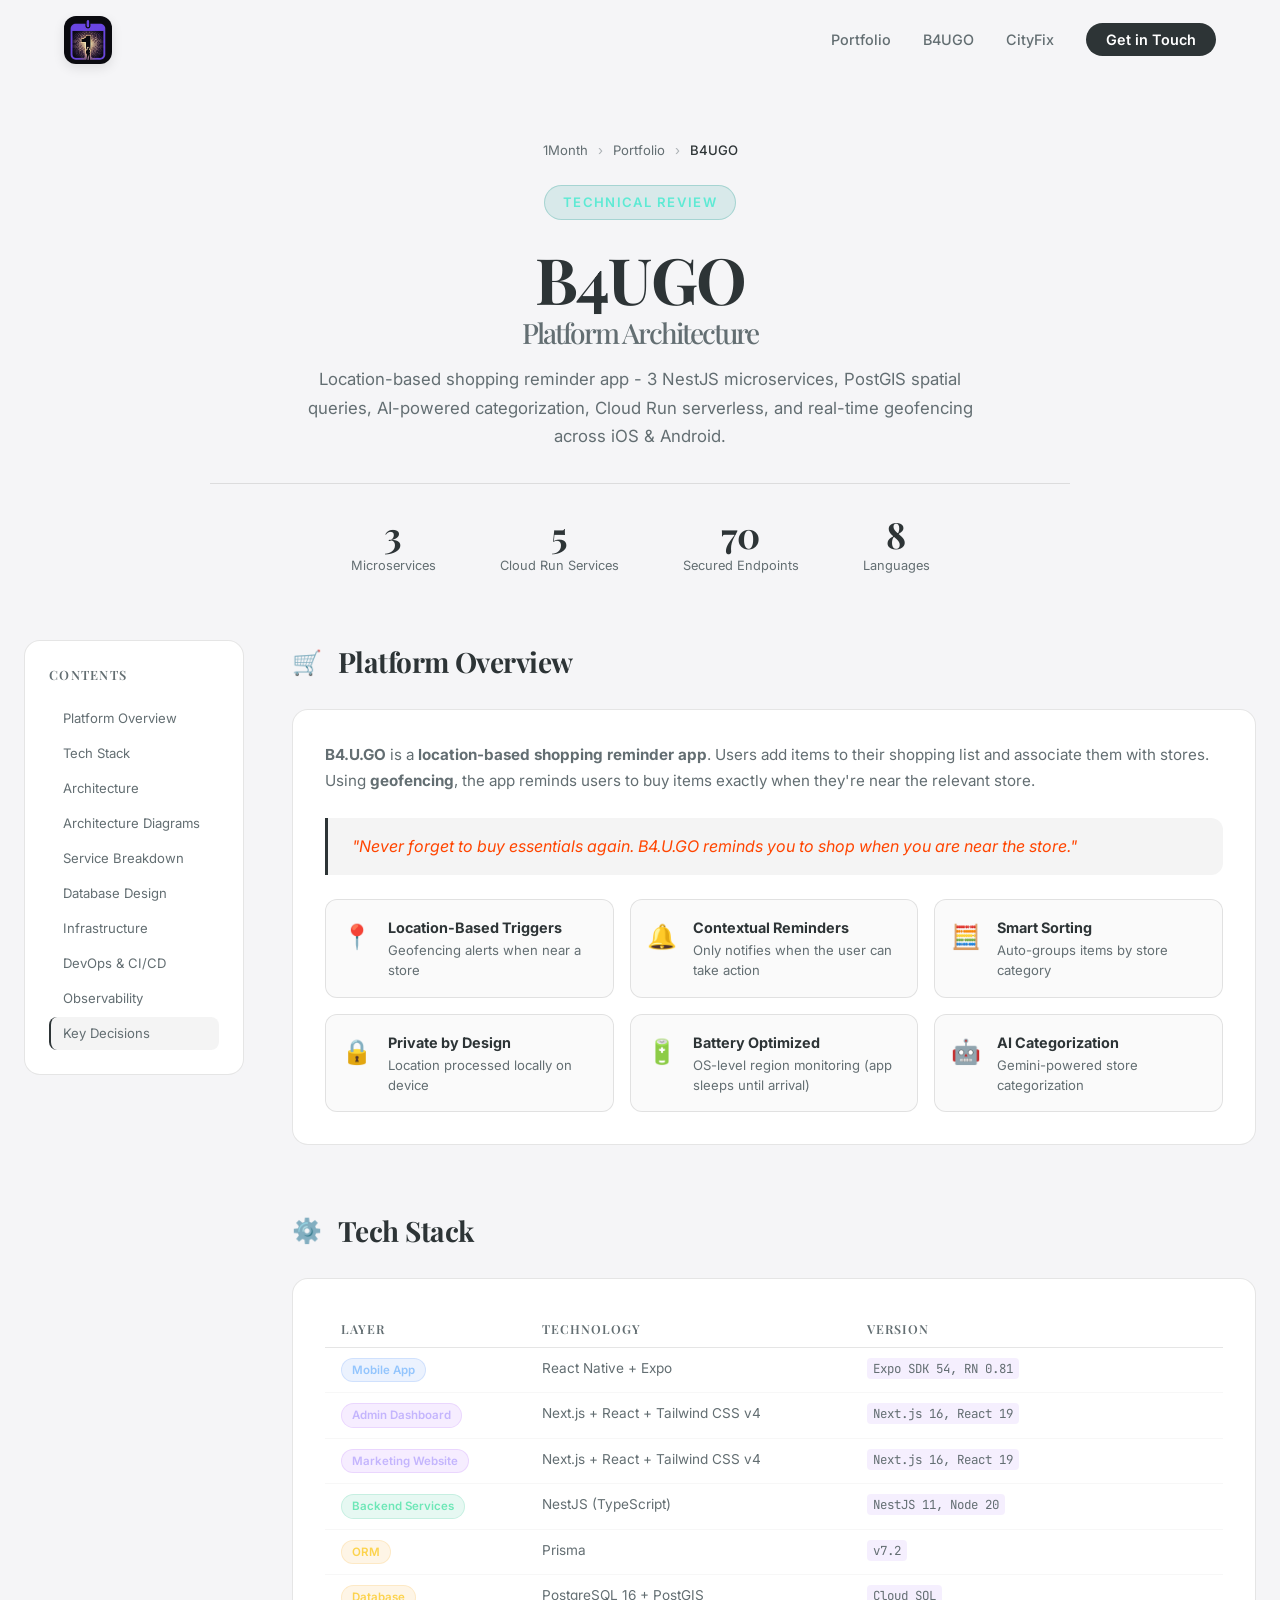
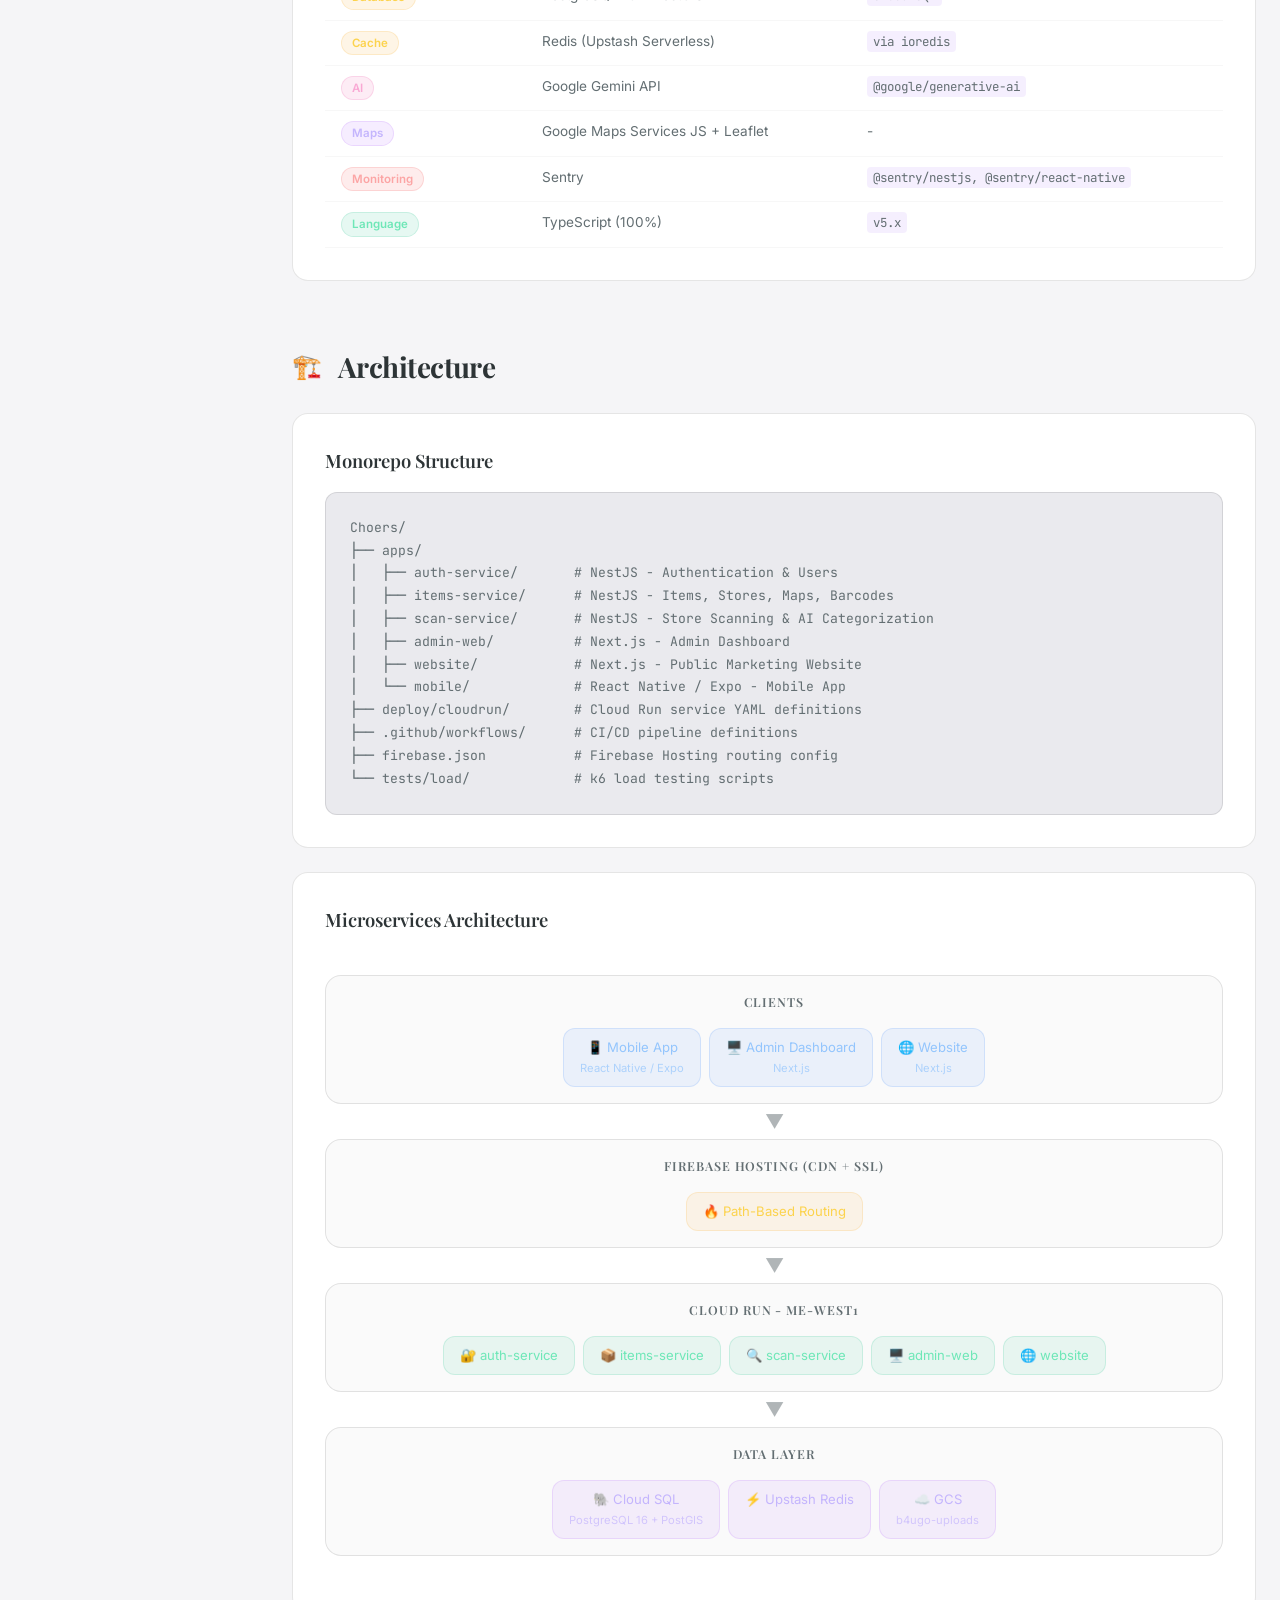
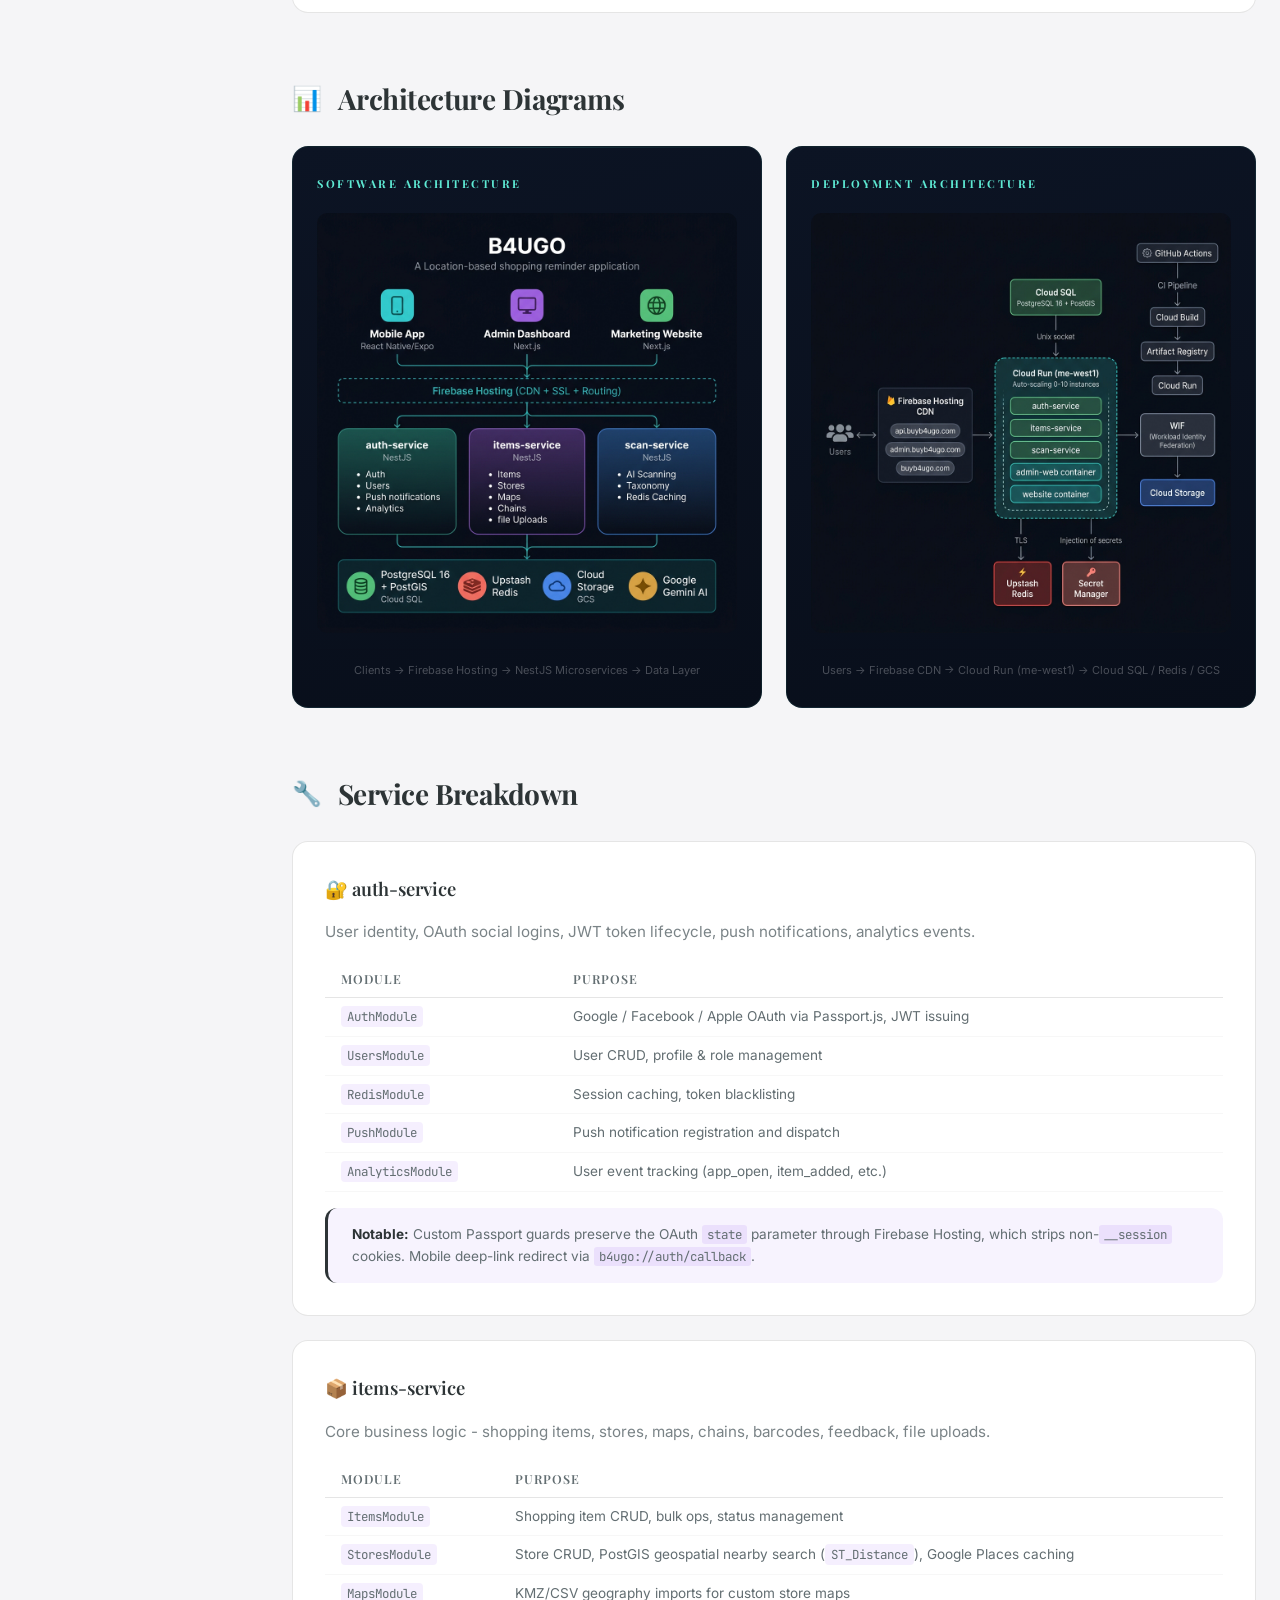
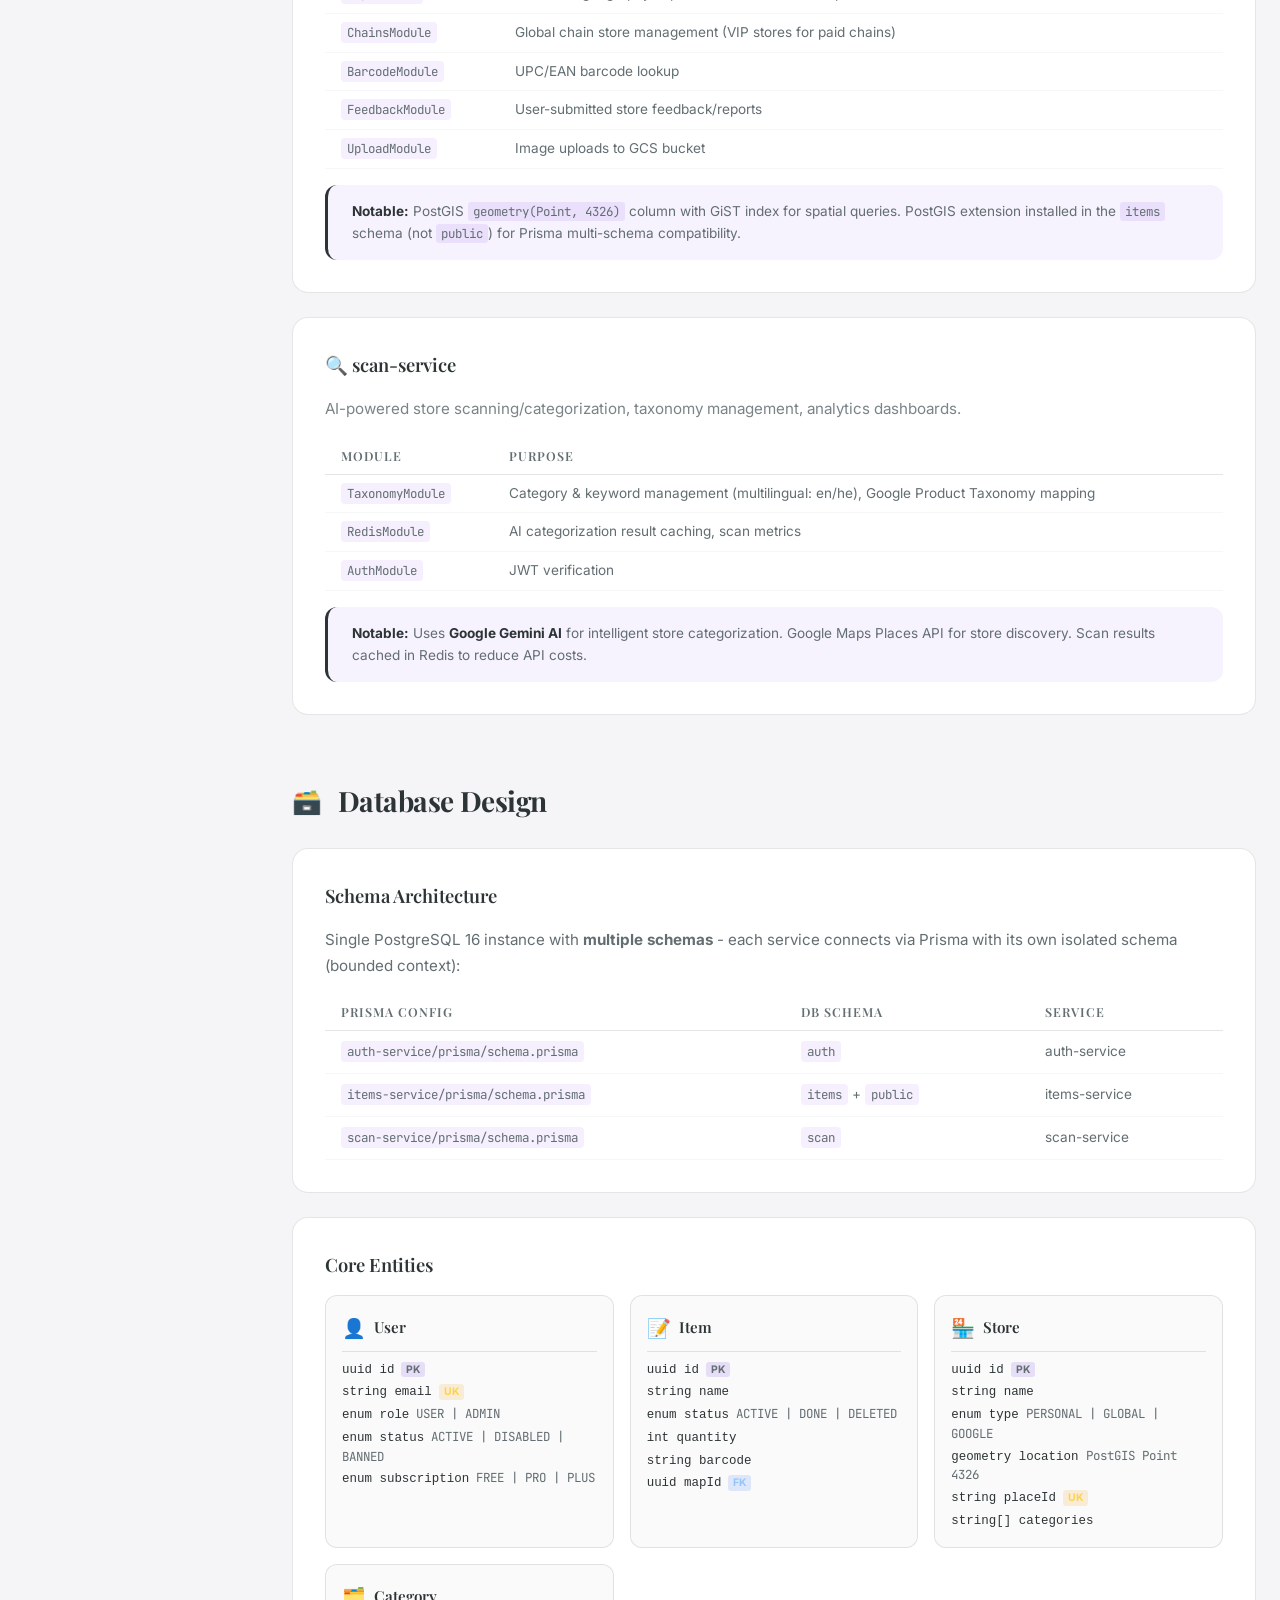
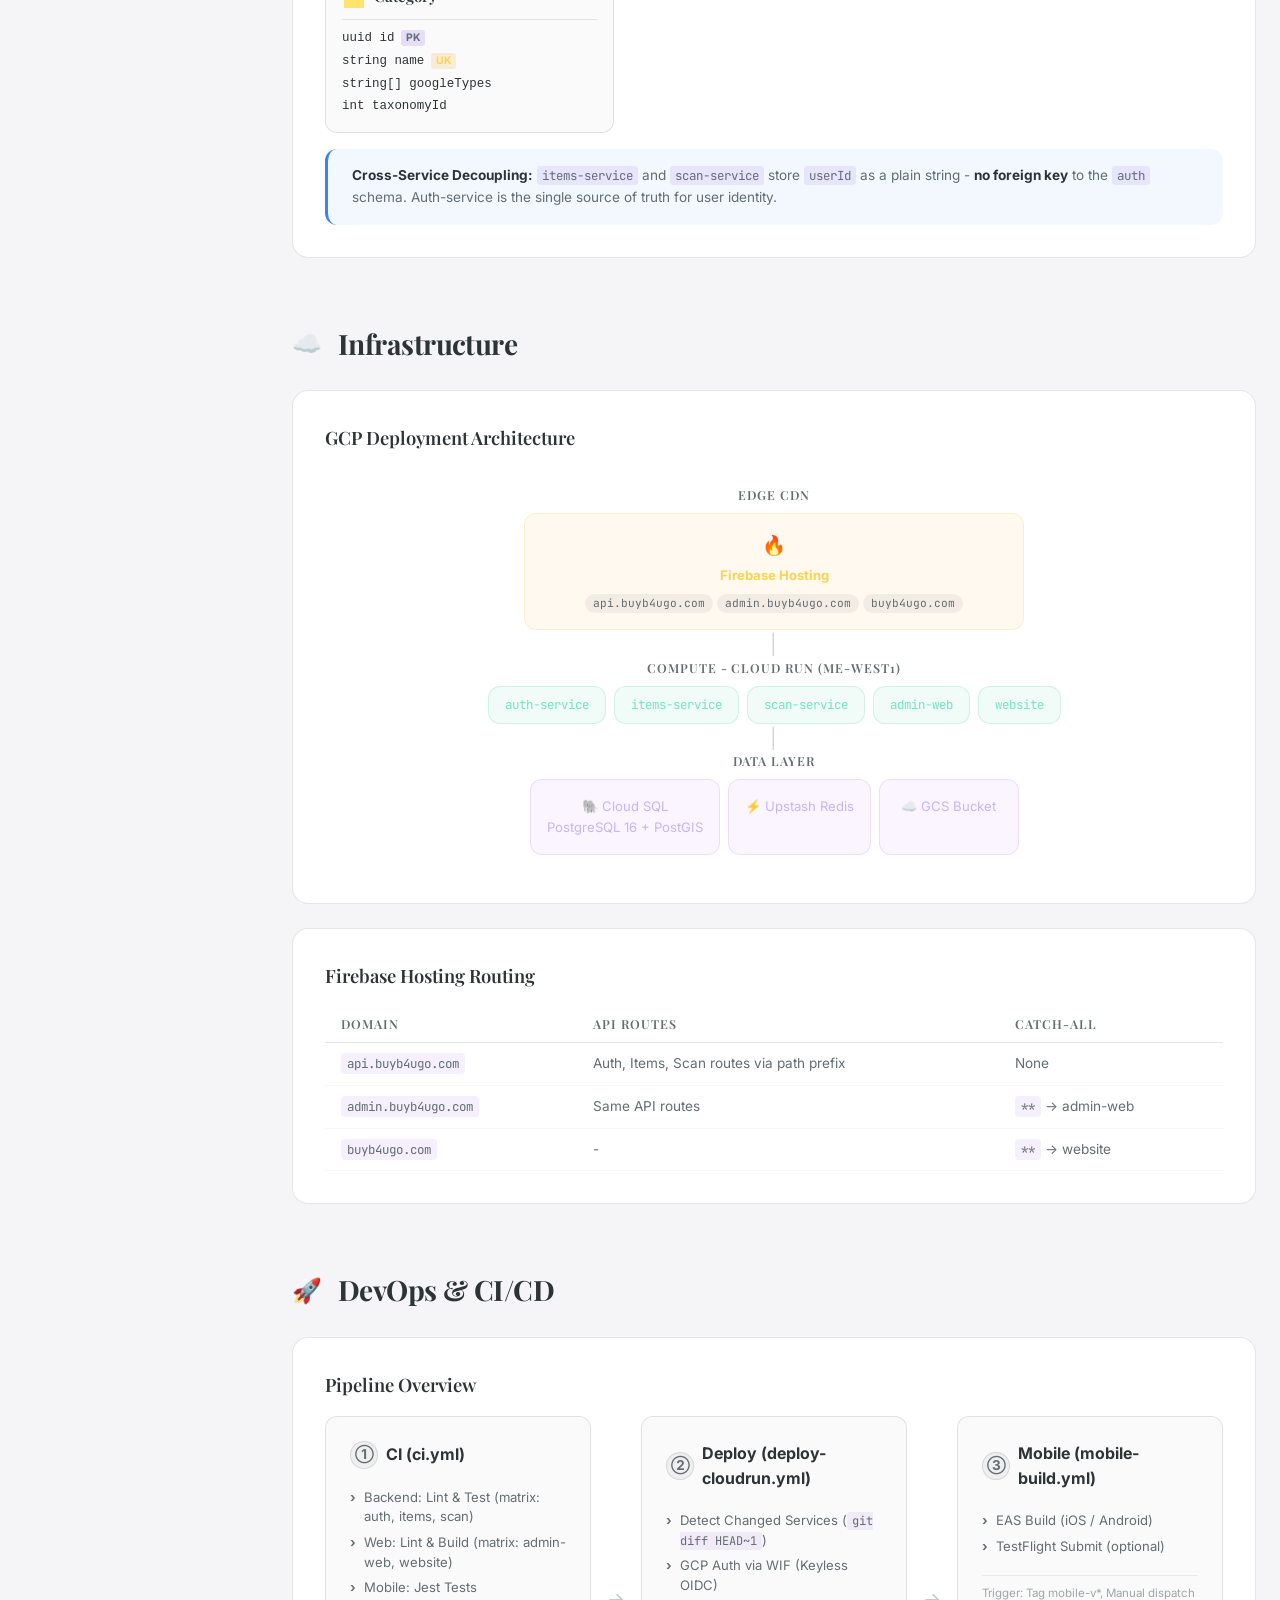
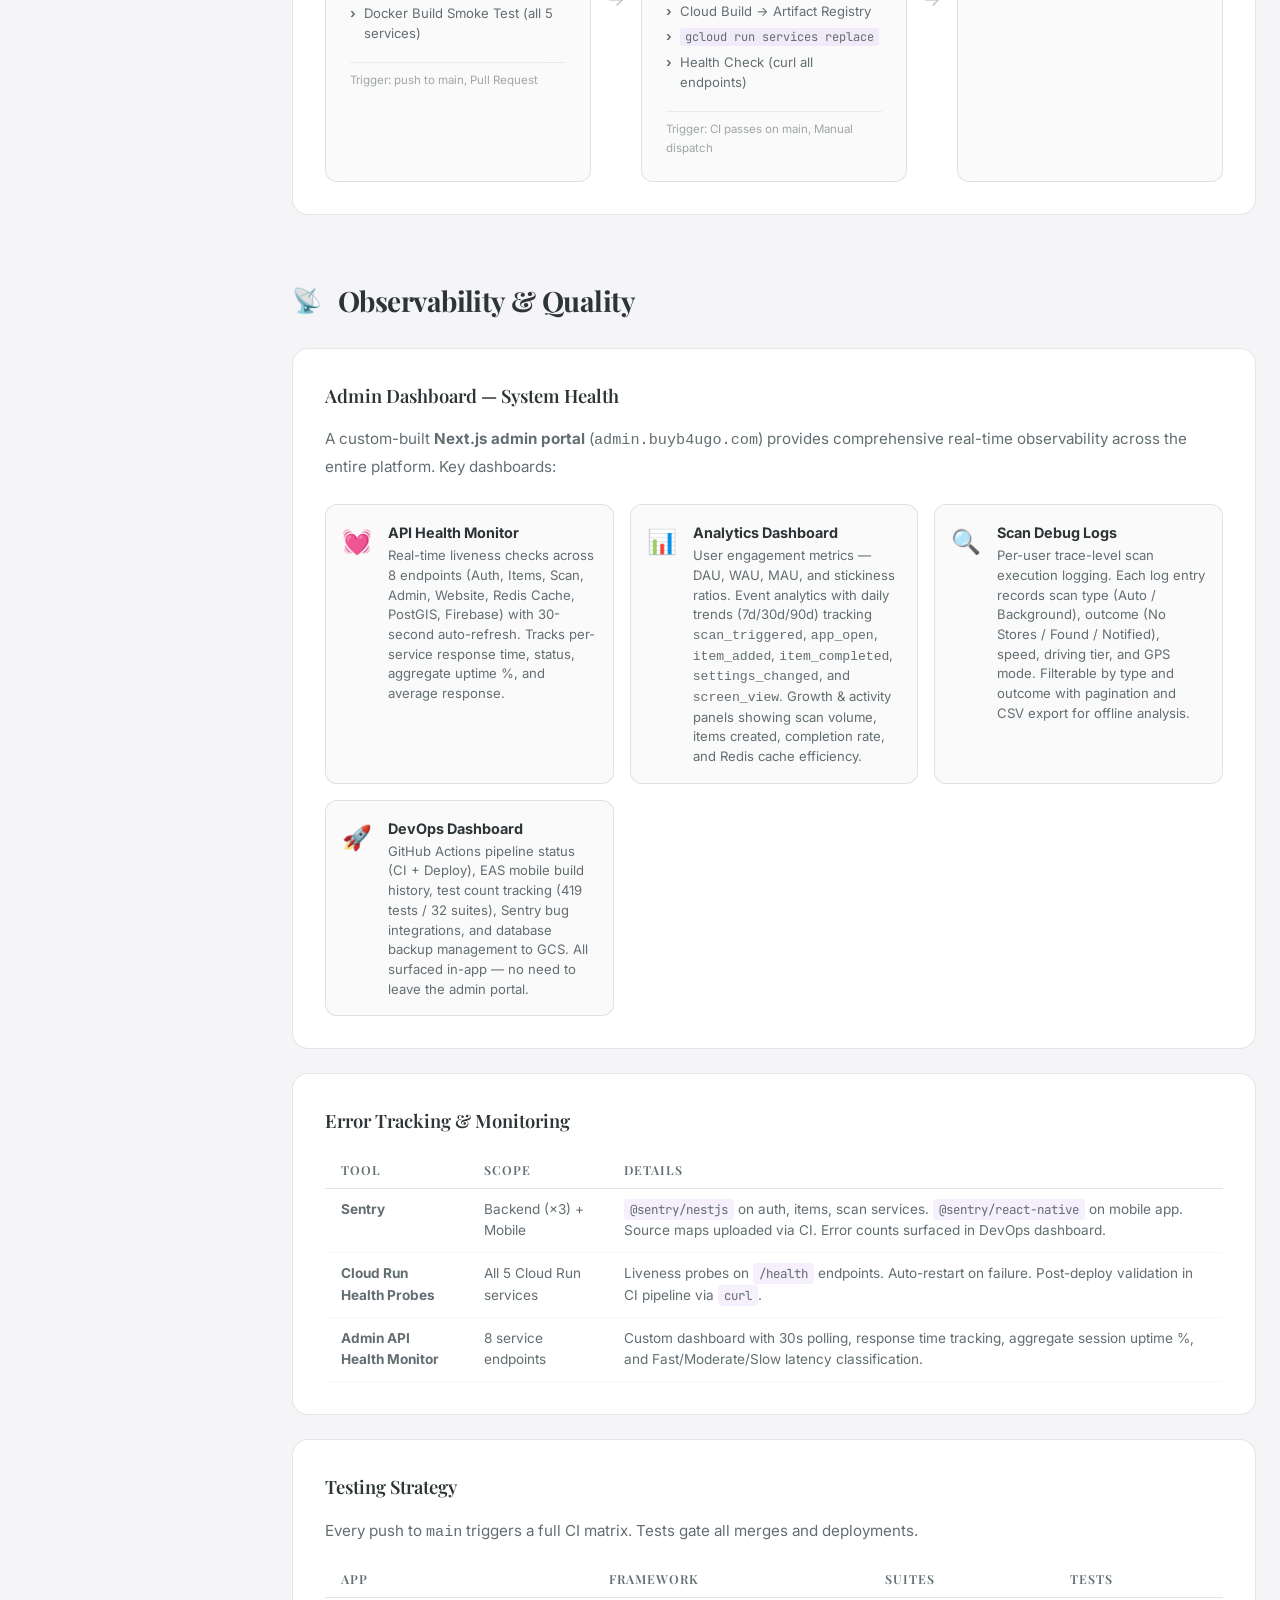
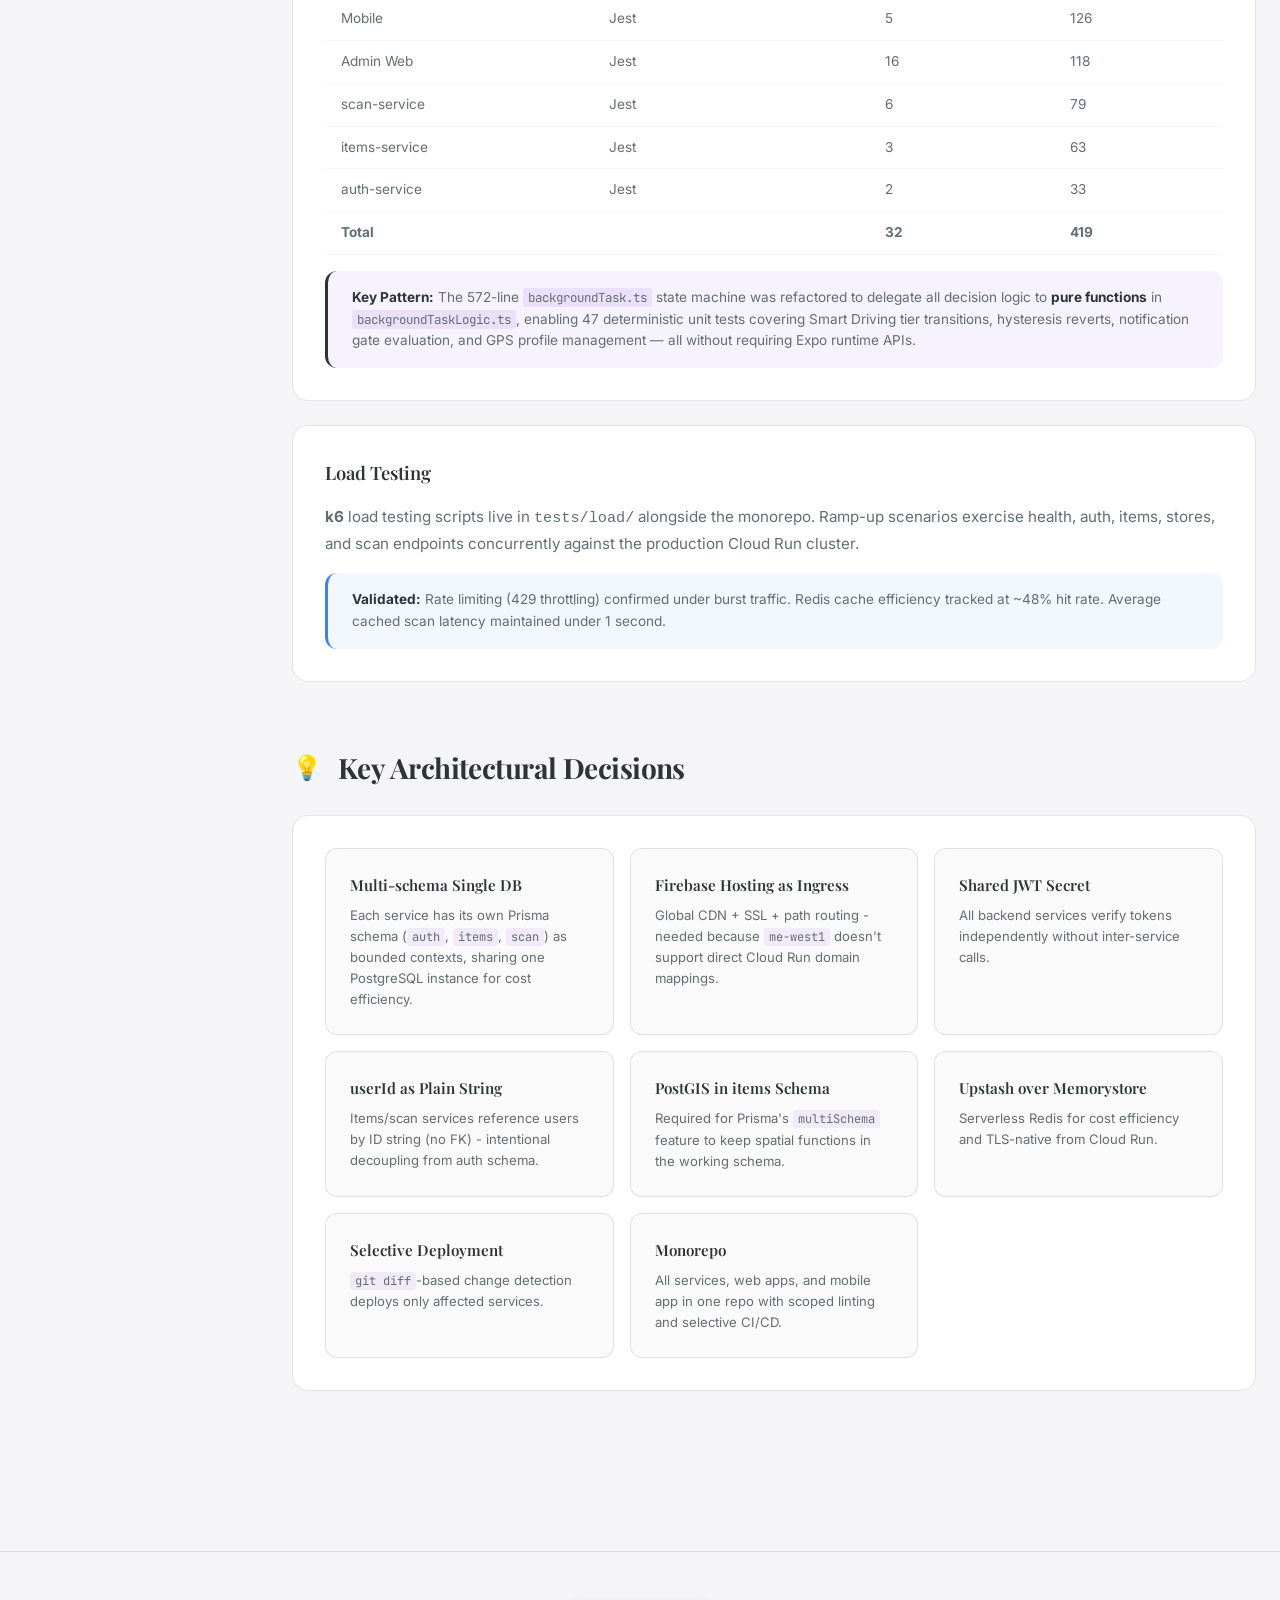
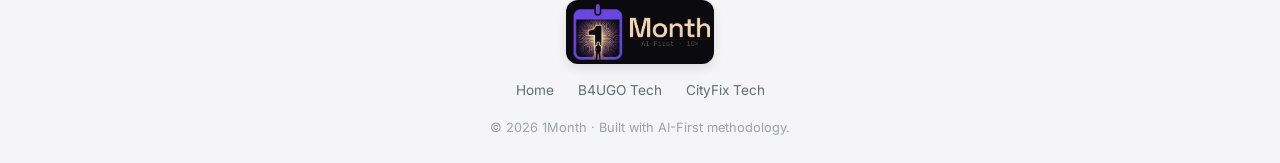
<file: tech-review-b4ugo.html>
<!DOCTYPE html>
<html lang="en">

<head>
  <meta charset="UTF-8" />
  <meta name="viewport" content="width=device-width, initial-scale=1.0" />
  <title>B4UGO - Technical Review | 1Month</title>
  <meta name="description"
    content="In-depth technical architecture review of B4UGO - a location-based shopping reminder app with 3 NestJS microservices, PostGIS, Cloud Run, and AI-powered categorization." />
  <meta name="theme-color" content="#0A0A0F" />
  <link rel="icon" type="image/png" href="logo.png" />
  <link rel="apple-touch-icon" href="logo.png" />
  <link rel="preconnect" href="https://fonts.googleapis.com" />
  <link rel="preconnect" href="https://fonts.gstatic.com" crossorigin />
  <link
    href="https://fonts.googleapis.com/css2?family=Playfair+Display:ital,wght@0,400..900;1,400..900&family=Space+Grotesk:wght@400;500;600;700&family=Inter:wght@400;500;600;700&family=JetBrains+Mono:wght@400;500&display=swap"
    rel="stylesheet" />
  <link rel="stylesheet" href="style.css" />
  <link rel="stylesheet" href="tech-review.css" />
</head>

<body>

  <!-- ============================== AMBIENT BG (Removed) ============================== -->

  <!-- ============================== NAVIGATION ============================== -->
  <nav class="nav scrolled" id="nav">
    <div class="nav-inner">
      <a href="index.html" class="nav-brand">
        <img src="graphic-only.png" alt="1Month" class="nav-logo-img" />
      </a>
      <ul class="nav-links" id="nav-links">
        <li><a href="index.html#apps" class="nav-link">Portfolio</a></li>
        <li><a href="tech-review-b4ugo.html" class="nav-link active">B4UGO</a></li>
        <li><a href="tech-review-cityfix.html" class="nav-link">CityFix</a></li>
        <li><a href="index.html#contact" class="nav-link nav-link--cta">Get in Touch</a></li>
      </ul>
      <button class="nav-toggle" id="nav-toggle" aria-label="Toggle navigation">
        <span></span><span></span><span></span>
      </button>
    </div>
  </nav>

  <!-- ============================== HERO ============================== -->
  <section class="tr-hero">
    <div class="tr-hero-inner">
      <div class="tr-breadcrumb">
        <a href="index.html">1Month</a>
        <span class="tr-breadcrumb-sep">›</span>
        <a href="index.html#apps">Portfolio</a>
        <span class="tr-breadcrumb-sep">›</span>
        <span class="tr-breadcrumb-current">B4UGO</span>
      </div>
      <div class="tr-hero-badge tr-badge--teal">Technical Review</div>
      <h1 class="tr-hero-title">
        B4UGO
        <span class="tr-hero-subtitle-inline">Platform Architecture</span>
      </h1>
      <p class="tr-hero-desc">
        Location-based shopping reminder app - 3 NestJS microservices, PostGIS spatial queries,
        AI-powered categorization, Cloud Run serverless, and real-time geofencing across iOS & Android.
      </p>
      <div class="tr-hero-stats">
        <div class="tr-stat">
          <span class="tr-stat-number">3</span>
          <span class="tr-stat-label">Microservices</span>
        </div>
        <div class="tr-stat">
          <span class="tr-stat-number">5</span>
          <span class="tr-stat-label">Cloud Run Services</span>
        </div>
        <div class="tr-stat">
          <span class="tr-stat-number">70</span>
          <span class="tr-stat-label">Secured Endpoints</span>
        </div>
        <div class="tr-stat">
          <span class="tr-stat-number">8</span>
          <span class="tr-stat-label">Languages</span>
        </div>
      </div>
    </div>
  </section>

  <!-- ============================== MAIN CONTENT ============================== -->
  <main class="tr-main">

    <!-- Sidebar TOC -->
    <aside class="tr-sidebar">
      <div class="tr-toc">
        <h3 class="tr-toc-title">Contents</h3>
        <ul class="tr-toc-list">
          <li><a href="#overview" class="tr-toc-link active">Platform Overview</a></li>
          <li><a href="#tech-stack" class="tr-toc-link">Tech Stack</a></li>
          <li><a href="#architecture" class="tr-toc-link">Architecture</a></li>
          <li><a href="#diagrams" class="tr-toc-link">Architecture Diagrams</a></li>
          <li><a href="#services" class="tr-toc-link">Service Breakdown</a></li>
          <li><a href="#database" class="tr-toc-link">Database Design</a></li>
          <li><a href="#infrastructure" class="tr-toc-link">Infrastructure</a></li>
          <li><a href="#devops" class="tr-toc-link">DevOps & CI/CD</a></li>
          <li><a href="#observability" class="tr-toc-link">Observability</a></li>
          <li><a href="#decisions" class="tr-toc-link">Key Decisions</a></li>
        </ul>
      </div>
    </aside>

    <!-- Content -->
    <div class="tr-content">

      <!-- ── Platform Overview ── -->
      <section class="tr-section" id="overview">
        <div class="tr-section-header">
          <span class="tr-section-icon">🛒</span>
          <h2 class="tr-section-title">Platform Overview</h2>
        </div>
        <div class="tr-card">
          <p class="tr-text">
            <strong>B4.U.GO</strong> is a <strong>location-based shopping reminder app</strong>. Users add items to
            their shopping list and associate them with stores. Using <strong>geofencing</strong>, the app reminds
            users to buy items exactly when they're near the relevant store.
          </p>
          <blockquote class="tr-quote">
            "Never forget to buy essentials again. B4.U.GO reminds you to shop when you are near the store."
          </blockquote>
          <div class="tr-feature-grid">
            <div class="tr-feature">
              <span class="tr-feature-icon">📍</span>
              <div>
                <strong>Location-Based Triggers</strong>
                <p>Geofencing alerts when near a store</p>
              </div>
            </div>
            <div class="tr-feature">
              <span class="tr-feature-icon">🔔</span>
              <div>
                <strong>Contextual Reminders</strong>
                <p>Only notifies when the user can take action</p>
              </div>
            </div>
            <div class="tr-feature">
              <span class="tr-feature-icon">🧮</span>
              <div>
                <strong>Smart Sorting</strong>
                <p>Auto-groups items by store category</p>
              </div>
            </div>
            <div class="tr-feature">
              <span class="tr-feature-icon">🔒</span>
              <div>
                <strong>Private by Design</strong>
                <p>Location processed locally on device</p>
              </div>
            </div>
            <div class="tr-feature">
              <span class="tr-feature-icon">🔋</span>
              <div>
                <strong>Battery Optimized</strong>
                <p>OS-level region monitoring (app sleeps until arrival)</p>
              </div>
            </div>
            <div class="tr-feature">
              <span class="tr-feature-icon">🤖</span>
              <div>
                <strong>AI Categorization</strong>
                <p>Gemini-powered store categorization</p>
              </div>
            </div>
          </div>
        </div>
      </section>

      <!-- ── Tech Stack ── -->
      <section class="tr-section" id="tech-stack">
        <div class="tr-section-header">
          <span class="tr-section-icon">⚙️</span>
          <h2 class="tr-section-title">Tech Stack</h2>
        </div>
        <div class="tr-card">
          <div class="tr-table-wrap">
            <table class="tr-table">
              <thead>
                <tr>
                  <th>Layer</th>
                  <th>Technology</th>
                  <th>Version</th>
                </tr>
              </thead>
              <tbody>
                <tr>
                  <td><span class="tr-layer-badge tr-layer--mobile">Mobile App</span></td>
                  <td>React Native + Expo</td>
                  <td><code>Expo SDK 54, RN 0.81</code></td>
                </tr>
                <tr>
                  <td><span class="tr-layer-badge tr-layer--web">Admin Dashboard</span></td>
                  <td>Next.js + React + Tailwind CSS v4</td>
                  <td><code>Next.js 16, React 19</code></td>
                </tr>
                <tr>
                  <td><span class="tr-layer-badge tr-layer--web">Marketing Website</span></td>
                  <td>Next.js + React + Tailwind CSS v4</td>
                  <td><code>Next.js 16, React 19</code></td>
                </tr>
                <tr>
                  <td><span class="tr-layer-badge tr-layer--backend">Backend Services</span></td>
                  <td>NestJS (TypeScript)</td>
                  <td><code>NestJS 11, Node 20</code></td>
                </tr>
                <tr>
                  <td><span class="tr-layer-badge tr-layer--data">ORM</span></td>
                  <td>Prisma</td>
                  <td><code>v7.2</code></td>
                </tr>
                <tr>
                  <td><span class="tr-layer-badge tr-layer--data">Database</span></td>
                  <td>PostgreSQL 16 + PostGIS</td>
                  <td><code>Cloud SQL</code></td>
                </tr>
                <tr>
                  <td><span class="tr-layer-badge tr-layer--data">Cache</span></td>
                  <td>Redis (Upstash Serverless)</td>
                  <td><code>via ioredis</code></td>
                </tr>
                <tr>
                  <td><span class="tr-layer-badge tr-layer--ai">AI</span></td>
                  <td>Google Gemini API</td>
                  <td><code>@google/generative-ai</code></td>
                </tr>
                <tr>
                  <td><span class="tr-layer-badge tr-layer--web">Maps</span></td>
                  <td>Google Maps Services JS + Leaflet</td>
                  <td>-</td>
                </tr>
                <tr>
                  <td><span class="tr-layer-badge tr-layer--ops">Monitoring</span></td>
                  <td>Sentry</td>
                  <td><code>@sentry/nestjs, @sentry/react-native</code></td>
                </tr>
                <tr>
                  <td><span class="tr-layer-badge tr-layer--backend">Language</span></td>
                  <td>TypeScript (100%)</td>
                  <td><code>v5.x</code></td>
                </tr>
              </tbody>
            </table>
          </div>
        </div>
      </section>

      <!-- ── Architecture ── -->
      <section class="tr-section" id="architecture">
        <div class="tr-section-header">
          <span class="tr-section-icon">🏗️</span>
          <h2 class="tr-section-title">Architecture</h2>
        </div>

        <div class="tr-card">
          <h3 class="tr-card-title">Monorepo Structure</h3>
          <pre class="tr-code"><code>Choers/
├── apps/
│   ├── auth-service/       # NestJS - Authentication & Users
│   ├── items-service/      # NestJS - Items, Stores, Maps, Barcodes
│   ├── scan-service/       # NestJS - Store Scanning & AI Categorization
│   ├── admin-web/          # Next.js - Admin Dashboard
│   ├── website/            # Next.js - Public Marketing Website
│   └── mobile/             # React Native / Expo - Mobile App
├── deploy/cloudrun/        # Cloud Run service YAML definitions
├── .github/workflows/      # CI/CD pipeline definitions
├── firebase.json           # Firebase Hosting routing config
└── tests/load/             # k6 load testing scripts</code></pre>
        </div>

        <div class="tr-card">
          <h3 class="tr-card-title">Microservices Architecture</h3>
          <div class="tr-arch-diagram">
            <div class="tr-arch-row">
              <div class="tr-arch-group">
                <div class="tr-arch-group-label">Clients</div>
                <div class="tr-arch-nodes">
                  <div class="tr-arch-node tr-arch-node--client">📱 Mobile App<br><small>React Native / Expo</small>
                  </div>
                  <div class="tr-arch-node tr-arch-node--client">🖥️ Admin Dashboard<br><small>Next.js</small></div>
                  <div class="tr-arch-node tr-arch-node--client">🌐 Website<br><small>Next.js</small></div>
                </div>
              </div>
            </div>
            <div class="tr-arch-arrow">▼</div>
            <div class="tr-arch-row">
              <div class="tr-arch-group">
                <div class="tr-arch-group-label">Firebase Hosting (CDN + SSL)</div>
                <div class="tr-arch-nodes">
                  <div class="tr-arch-node tr-arch-node--infra">🔥 Path-Based Routing</div>
                </div>
              </div>
            </div>
            <div class="tr-arch-arrow">▼</div>
            <div class="tr-arch-row">
              <div class="tr-arch-group">
                <div class="tr-arch-group-label">Cloud Run - me-west1</div>
                <div class="tr-arch-nodes">
                  <div class="tr-arch-node tr-arch-node--service">🔐 auth-service</div>
                  <div class="tr-arch-node tr-arch-node--service">📦 items-service</div>
                  <div class="tr-arch-node tr-arch-node--service">🔍 scan-service</div>
                  <div class="tr-arch-node tr-arch-node--service">🖥️ admin-web</div>
                  <div class="tr-arch-node tr-arch-node--service">🌐 website</div>
                </div>
              </div>
            </div>
            <div class="tr-arch-arrow">▼</div>
            <div class="tr-arch-row">
              <div class="tr-arch-group">
                <div class="tr-arch-group-label">Data Layer</div>
                <div class="tr-arch-nodes">
                  <div class="tr-arch-node tr-arch-node--data">🐘 Cloud SQL<br><small>PostgreSQL 16 + PostGIS</small>
                  </div>
                  <div class="tr-arch-node tr-arch-node--data">⚡ Upstash Redis</div>
                  <div class="tr-arch-node tr-arch-node--data">☁️ GCS<br><small>b4ugo-uploads</small></div>
                </div>
              </div>
            </div>
          </div>
        </div>
      </section>

      <!-- ── Architecture Diagrams ── -->
      <section class="tr-section" id="diagrams">
        <div class="tr-section-header">
          <span class="tr-section-icon">📊</span>
          <h2 class="tr-section-title">Architecture Diagrams</h2>
        </div>

        <div class="arch-grid">
          <!-- Software Architecture -->
          <div class="arch-panel">
            <div class="arch-label">Software Architecture</div>
            <img src="assets/diagrams/b4ugo-software-architecture.png"
              alt="B4UGO Software Architecture - 3 NestJS microservices behind Firebase Hosting, connecting to PostgreSQL, Redis, Cloud Storage, and Gemini AI"
              class="arch-img" loading="lazy">
            <div class="arch-caption">Clients → Firebase Hosting → NestJS Microservices → Data Layer</div>
          </div>

          <!-- Deployment Architecture -->
          <div class="arch-panel">
            <div class="arch-label">Deployment Architecture</div>
            <img src="assets/diagrams/b4ugo-deployment-architecture.png"
              alt="B4UGO Deployment Architecture - Users to Firebase CDN to Cloud Run services, with Cloud SQL, CI/CD pipeline, and WIF"
              class="arch-img" loading="lazy">
            <div class="arch-caption">Users → Firebase CDN → Cloud Run (me-west1) → Cloud SQL / Redis / GCS</div>
          </div>
        </div>
      </section>
      <section class="tr-section" id="services">
        <div class="tr-section-header">
          <span class="tr-section-icon">🔧</span>
          <h2 class="tr-section-title">Service Breakdown</h2>
        </div>

        <div class="tr-card">
          <h3 class="tr-card-title">🔐 auth-service</h3>
          <p class="tr-text tr-text--muted">User identity, OAuth social logins, JWT token lifecycle, push notifications,
            analytics events.</p>
          <div class="tr-table-wrap">
            <table class="tr-table tr-table--compact">
              <thead>
                <tr>
                  <th>Module</th>
                  <th>Purpose</th>
                </tr>
              </thead>
              <tbody>
                <tr>
                  <td><code>AuthModule</code></td>
                  <td>Google / Facebook / Apple OAuth via Passport.js, JWT issuing</td>
                </tr>
                <tr>
                  <td><code>UsersModule</code></td>
                  <td>User CRUD, profile & role management</td>
                </tr>
                <tr>
                  <td><code>RedisModule</code></td>
                  <td>Session caching, token blacklisting</td>
                </tr>
                <tr>
                  <td><code>PushModule</code></td>
                  <td>Push notification registration and dispatch</td>
                </tr>
                <tr>
                  <td><code>AnalyticsModule</code></td>
                  <td>User event tracking (app_open, item_added, etc.)</td>
                </tr>
              </tbody>
            </table>
          </div>
          <div class="tr-callout">
            <strong>Notable:</strong> Custom Passport guards preserve the OAuth <code>state</code> parameter through
            Firebase Hosting, which strips non-<code>__session</code> cookies. Mobile deep-link redirect via
            <code>b4ugo://auth/callback</code>.
          </div>
        </div>

        <div class="tr-card">
          <h3 class="tr-card-title">📦 items-service</h3>
          <p class="tr-text tr-text--muted">Core business logic - shopping items, stores, maps, chains, barcodes,
            feedback, file uploads.</p>
          <div class="tr-table-wrap">
            <table class="tr-table tr-table--compact">
              <thead>
                <tr>
                  <th>Module</th>
                  <th>Purpose</th>
                </tr>
              </thead>
              <tbody>
                <tr>
                  <td><code>ItemsModule</code></td>
                  <td>Shopping item CRUD, bulk ops, status management</td>
                </tr>
                <tr>
                  <td><code>StoresModule</code></td>
                  <td>Store CRUD, PostGIS geospatial nearby search (<code>ST_Distance</code>), Google Places caching
                  </td>
                </tr>
                <tr>
                  <td><code>MapsModule</code></td>
                  <td>KMZ/CSV geography imports for custom store maps</td>
                </tr>
                <tr>
                  <td><code>ChainsModule</code></td>
                  <td>Global chain store management (VIP stores for paid chains)</td>
                </tr>
                <tr>
                  <td><code>BarcodeModule</code></td>
                  <td>UPC/EAN barcode lookup</td>
                </tr>
                <tr>
                  <td><code>FeedbackModule</code></td>
                  <td>User-submitted store feedback/reports</td>
                </tr>
                <tr>
                  <td><code>UploadModule</code></td>
                  <td>Image uploads to GCS bucket</td>
                </tr>
              </tbody>
            </table>
          </div>
          <div class="tr-callout">
            <strong>Notable:</strong> PostGIS <code>geometry(Point, 4326)</code> column with GiST index for spatial
            queries. PostGIS extension installed in the <code>items</code> schema (not <code>public</code>) for Prisma
            multi-schema compatibility.
          </div>
        </div>

        <div class="tr-card">
          <h3 class="tr-card-title">🔍 scan-service</h3>
          <p class="tr-text tr-text--muted">AI-powered store scanning/categorization, taxonomy management, analytics
            dashboards.</p>
          <div class="tr-table-wrap">
            <table class="tr-table tr-table--compact">
              <thead>
                <tr>
                  <th>Module</th>
                  <th>Purpose</th>
                </tr>
              </thead>
              <tbody>
                <tr>
                  <td><code>TaxonomyModule</code></td>
                  <td>Category & keyword management (multilingual: en/he), Google Product Taxonomy mapping</td>
                </tr>
                <tr>
                  <td><code>RedisModule</code></td>
                  <td>AI categorization result caching, scan metrics</td>
                </tr>
                <tr>
                  <td><code>AuthModule</code></td>
                  <td>JWT verification</td>
                </tr>
              </tbody>
            </table>
          </div>
          <div class="tr-callout">
            <strong>Notable:</strong> Uses <strong>Google Gemini AI</strong> for intelligent store categorization.
            Google Maps Places API for store discovery. Scan results cached in Redis to reduce API costs.
          </div>
        </div>
      </section>

      <!-- ── Database ── -->
      <section class="tr-section" id="database">
        <div class="tr-section-header">
          <span class="tr-section-icon">🗃️</span>
          <h2 class="tr-section-title">Database Design</h2>
        </div>

        <div class="tr-card">
          <h3 class="tr-card-title">Schema Architecture</h3>
          <p class="tr-text">Single PostgreSQL 16 instance with <strong>multiple schemas</strong> - each service
            connects via Prisma with its own isolated schema (bounded context):</p>
          <div class="tr-table-wrap">
            <table class="tr-table">
              <thead>
                <tr>
                  <th>Prisma Config</th>
                  <th>DB Schema</th>
                  <th>Service</th>
                </tr>
              </thead>
              <tbody>
                <tr>
                  <td><code>auth-service/prisma/schema.prisma</code></td>
                  <td><code>auth</code></td>
                  <td>auth-service</td>
                </tr>
                <tr>
                  <td><code>items-service/prisma/schema.prisma</code></td>
                  <td><code>items</code> + <code>public</code></td>
                  <td>items-service</td>
                </tr>
                <tr>
                  <td><code>scan-service/prisma/schema.prisma</code></td>
                  <td><code>scan</code></td>
                  <td>scan-service</td>
                </tr>
              </tbody>
            </table>
          </div>
        </div>

        <div class="tr-card">
          <h3 class="tr-card-title">Core Entities</h3>
          <div class="tr-entity-grid">
            <div class="tr-entity">
              <div class="tr-entity-header">
                <span class="tr-entity-icon">👤</span>
                <span>User</span>
              </div>
              <ul class="tr-entity-fields">
                <li><code>uuid id</code> <span class="tr-field-badge">PK</span></li>
                <li><code>string email</code> <span class="tr-field-badge tr-field-badge--unique">UK</span></li>
                <li><code>enum role</code> USER | ADMIN</li>
                <li><code>enum status</code> ACTIVE | DISABLED | BANNED</li>
                <li><code>enum subscription</code> FREE | PRO | PLUS</li>
              </ul>
            </div>
            <div class="tr-entity">
              <div class="tr-entity-header">
                <span class="tr-entity-icon">📝</span>
                <span>Item</span>
              </div>
              <ul class="tr-entity-fields">
                <li><code>uuid id</code> <span class="tr-field-badge">PK</span></li>
                <li><code>string name</code></li>
                <li><code>enum status</code> ACTIVE | DONE | DELETED</li>
                <li><code>int quantity</code></li>
                <li><code>string barcode</code></li>
                <li><code>uuid mapId</code> <span class="tr-field-badge tr-field-badge--fk">FK</span></li>
              </ul>
            </div>
            <div class="tr-entity">
              <div class="tr-entity-header">
                <span class="tr-entity-icon">🏪</span>
                <span>Store</span>
              </div>
              <ul class="tr-entity-fields">
                <li><code>uuid id</code> <span class="tr-field-badge">PK</span></li>
                <li><code>string name</code></li>
                <li><code>enum type</code> PERSONAL | GLOBAL | GOOGLE</li>
                <li><code>geometry location</code> PostGIS Point 4326</li>
                <li><code>string placeId</code> <span class="tr-field-badge tr-field-badge--unique">UK</span></li>
                <li><code>string[] categories</code></li>
              </ul>
            </div>
            <div class="tr-entity">
              <div class="tr-entity-header">
                <span class="tr-entity-icon">🗂️</span>
                <span>Category</span>
              </div>
              <ul class="tr-entity-fields">
                <li><code>uuid id</code> <span class="tr-field-badge">PK</span></li>
                <li><code>string name</code> <span class="tr-field-badge tr-field-badge--unique">UK</span></li>
                <li><code>string[] googleTypes</code></li>
                <li><code>int taxonomyId</code></li>
              </ul>
            </div>
          </div>
          <div class="tr-callout tr-callout--info">
            <strong>Cross-Service Decoupling:</strong> <code>items-service</code> and <code>scan-service</code> store
            <code>userId</code> as a plain string - <strong>no foreign key</strong> to the <code>auth</code> schema.
            Auth-service is the single source of truth for user identity.
          </div>
        </div>
      </section>

      <!-- ── Infrastructure ── -->
      <section class="tr-section" id="infrastructure">
        <div class="tr-section-header">
          <span class="tr-section-icon">☁️</span>
          <h2 class="tr-section-title">Infrastructure</h2>
        </div>

        <div class="tr-card">
          <h3 class="tr-card-title">GCP Deployment Architecture</h3>
          <div class="tr-infra-map">
            <div class="tr-infra-tier">
              <div class="tr-infra-tier-label">Edge CDN</div>
              <div class="tr-infra-nodes">
                <div class="tr-infra-node tr-infra-node--cdn">
                  <span class="tr-infra-node-icon">🔥</span>
                  <strong>Firebase Hosting</strong>
                  <div class="tr-infra-node-details">
                    <span class="tr-infra-detail">api.buyb4ugo.com</span>
                    <span class="tr-infra-detail">admin.buyb4ugo.com</span>
                    <span class="tr-infra-detail">buyb4ugo.com</span>
                  </div>
                </div>
              </div>
            </div>
            <div class="tr-infra-connector">│</div>
            <div class="tr-infra-tier">
              <div class="tr-infra-tier-label">Compute - Cloud Run (me-west1)</div>
              <div class="tr-infra-nodes tr-infra-nodes--wrap">
                <div class="tr-infra-node tr-infra-node--compute">auth-service</div>
                <div class="tr-infra-node tr-infra-node--compute">items-service</div>
                <div class="tr-infra-node tr-infra-node--compute">scan-service</div>
                <div class="tr-infra-node tr-infra-node--compute">admin-web</div>
                <div class="tr-infra-node tr-infra-node--compute">website</div>
              </div>
            </div>
            <div class="tr-infra-connector">│</div>
            <div class="tr-infra-tier">
              <div class="tr-infra-tier-label">Data Layer</div>
              <div class="tr-infra-nodes">
                <div class="tr-infra-node tr-infra-node--data">🐘 Cloud SQL<br>PostgreSQL 16 + PostGIS</div>
                <div class="tr-infra-node tr-infra-node--data">⚡ Upstash Redis</div>
                <div class="tr-infra-node tr-infra-node--data">☁️ GCS Bucket</div>
              </div>
            </div>
          </div>
        </div>

        <div class="tr-card">
          <h3 class="tr-card-title">Firebase Hosting Routing</h3>
          <div class="tr-table-wrap">
            <table class="tr-table">
              <thead>
                <tr>
                  <th>Domain</th>
                  <th>API Routes</th>
                  <th>Catch-all</th>
                </tr>
              </thead>
              <tbody>
                <tr>
                  <td><code>api.buyb4ugo.com</code></td>
                  <td>Auth, Items, Scan routes via path prefix</td>
                  <td>None</td>
                </tr>
                <tr>
                  <td><code>admin.buyb4ugo.com</code></td>
                  <td>Same API routes</td>
                  <td><code>**</code> → admin-web</td>
                </tr>
                <tr>
                  <td><code>buyb4ugo.com</code></td>
                  <td>-</td>
                  <td><code>**</code> → website</td>
                </tr>
              </tbody>
            </table>
          </div>
        </div>
      </section>

      <!-- ── DevOps ── -->
      <section class="tr-section" id="devops">
        <div class="tr-section-header">
          <span class="tr-section-icon">🚀</span>
          <h2 class="tr-section-title">DevOps & CI/CD</h2>
        </div>

        <div class="tr-card">
          <h3 class="tr-card-title">Pipeline Overview</h3>
          <div class="tr-pipeline">
            <div class="tr-pipeline-stage">
              <div class="tr-pipeline-stage-header">
                <span class="tr-pipeline-number">①</span>
                <strong>CI (ci.yml)</strong>
              </div>
              <ul class="tr-pipeline-list">
                <li>Backend: Lint & Test (matrix: auth, items, scan)</li>
                <li>Web: Lint & Build (matrix: admin-web, website)</li>
                <li>Mobile: Jest Tests</li>
                <li>Docker Build Smoke Test (all 5 services)</li>
              </ul>
              <div class="tr-pipeline-trigger">Trigger: push to main, Pull Request</div>
            </div>
            <div class="tr-pipeline-arrow">→</div>
            <div class="tr-pipeline-stage">
              <div class="tr-pipeline-stage-header">
                <span class="tr-pipeline-number">②</span>
                <strong>Deploy (deploy-cloudrun.yml)</strong>
              </div>
              <ul class="tr-pipeline-list">
                <li>Detect Changed Services (<code>git diff HEAD~1</code>)</li>
                <li>GCP Auth via WIF (Keyless OIDC)</li>
                <li>Cloud Build → Artifact Registry</li>
                <li><code>gcloud run services replace</code></li>
                <li>Health Check (curl all endpoints)</li>
              </ul>
              <div class="tr-pipeline-trigger">Trigger: CI passes on main, Manual dispatch</div>
            </div>
            <div class="tr-pipeline-arrow">→</div>
            <div class="tr-pipeline-stage">
              <div class="tr-pipeline-stage-header">
                <span class="tr-pipeline-number">③</span>
                <strong>Mobile (mobile-build.yml)</strong>
              </div>
              <ul class="tr-pipeline-list">
                <li>EAS Build (iOS / Android)</li>
                <li>TestFlight Submit (optional)</li>
              </ul>
              <div class="tr-pipeline-trigger">Trigger: Tag mobile-v*, Manual dispatch</div>
            </div>
          </div>
        </div>
      </section>

      <!-- ── Observability & Quality ── -->
      <section class="tr-section" id="observability">
        <div class="tr-section-header">
          <span class="tr-section-icon">📡</span>
          <h2 class="tr-section-title">Observability & Quality</h2>
        </div>

        <div class="tr-card">
          <h3 class="tr-card-title">Admin Dashboard — System Health</h3>
          <p class="tr-text">A custom-built <strong>Next.js admin portal</strong> (<code>admin.buyb4ugo.com</code>)
            provides comprehensive real-time observability across the entire platform. Key dashboards:</p>

          <div class="tr-feature-grid">
            <div class="tr-feature">
              <span class="tr-feature-icon">💓</span>
              <div>
                <strong>API Health Monitor</strong>
                <p>Real-time liveness checks across 8 endpoints (Auth, Items, Scan, Admin, Website, Redis Cache,
                  PostGIS, Firebase) with 30-second auto-refresh. Tracks per-service response time, status, aggregate
                  uptime %, and average response.</p>
              </div>
            </div>
            <div class="tr-feature">
              <span class="tr-feature-icon">📊</span>
              <div>
                <strong>Analytics Dashboard</strong>
                <p>User engagement metrics — DAU, WAU, MAU, and stickiness ratios. Event analytics with daily trends
                  (7d/30d/90d) tracking <code>scan_triggered</code>, <code>app_open</code>, <code>item_added</code>,
                  <code>item_completed</code>, <code>settings_changed</code>, and <code>screen_view</code>. Growth &
                  activity panels showing scan volume, items created, completion rate, and Redis cache efficiency.</p>
              </div>
            </div>
            <div class="tr-feature">
              <span class="tr-feature-icon">🔍</span>
              <div>
                <strong>Scan Debug Logs</strong>
                <p>Per-user trace-level scan execution logging. Each log entry records scan type (Auto / Background),
                  outcome (No Stores / Found / Notified), speed, driving tier, and GPS mode. Filterable by type and
                  outcome with pagination and CSV export for offline analysis.</p>
              </div>
            </div>
            <div class="tr-feature">
              <span class="tr-feature-icon">🚀</span>
              <div>
                <strong>DevOps Dashboard</strong>
                <p>GitHub Actions pipeline status (CI + Deploy), EAS mobile build history, test count tracking (419
                  tests / 32 suites), Sentry bug integrations, and database backup management to GCS. All surfaced
                  in-app — no need to leave the admin portal.</p>
              </div>
            </div>
          </div>
        </div>

        <div class="tr-card">
          <h3 class="tr-card-title">Error Tracking & Monitoring</h3>
          <div class="tr-table-wrap">
            <table class="tr-table">
              <thead>
                <tr>
                  <th>Tool</th>
                  <th>Scope</th>
                  <th>Details</th>
                </tr>
              </thead>
              <tbody>
                <tr>
                  <td><strong>Sentry</strong></td>
                  <td>Backend (×3) + Mobile</td>
                  <td><code>@sentry/nestjs</code> on auth, items, scan services. <code>@sentry/react-native</code> on
                    mobile app. Source maps uploaded via CI. Error counts surfaced in DevOps dashboard.</td>
                </tr>
                <tr>
                  <td><strong>Cloud Run Health Probes</strong></td>
                  <td>All 5 Cloud Run services</td>
                  <td>Liveness probes on <code>/health</code> endpoints. Auto-restart on failure. Post-deploy validation
                    in CI pipeline via <code>curl</code>.</td>
                </tr>
                <tr>
                  <td><strong>Admin API Health Monitor</strong></td>
                  <td>8 service endpoints</td>
                  <td>Custom dashboard with 30s polling, response time tracking, aggregate session uptime %, and
                    Fast/Moderate/Slow latency classification.</td>
                </tr>
              </tbody>
            </table>
          </div>
        </div>

        <div class="tr-card">
          <h3 class="tr-card-title">Testing Strategy</h3>
          <p class="tr-text">Every push to <code>main</code> triggers a full CI matrix. Tests gate all merges and
            deployments.</p>
          <div class="tr-table-wrap">
            <table class="tr-table">
              <thead>
                <tr>
                  <th>App</th>
                  <th>Framework</th>
                  <th>Suites</th>
                  <th>Tests</th>
                </tr>
              </thead>
              <tbody>
                <tr>
                  <td>Mobile</td>
                  <td>Jest</td>
                  <td>5</td>
                  <td>126</td>
                </tr>
                <tr>
                  <td>Admin Web</td>
                  <td>Jest</td>
                  <td>16</td>
                  <td>118</td>
                </tr>
                <tr>
                  <td>scan-service</td>
                  <td>Jest</td>
                  <td>6</td>
                  <td>79</td>
                </tr>
                <tr>
                  <td>items-service</td>
                  <td>Jest</td>
                  <td>3</td>
                  <td>63</td>
                </tr>
                <tr>
                  <td>auth-service</td>
                  <td>Jest</td>
                  <td>2</td>
                  <td>33</td>
                </tr>
                <tr>
                  <td><strong>Total</strong></td>
                  <td></td>
                  <td><strong>32</strong></td>
                  <td><strong>419</strong></td>
                </tr>
              </tbody>
            </table>
          </div>
          <div class="tr-callout">
            <strong>Key Pattern:</strong> The 572-line <code>backgroundTask.ts</code> state machine was refactored to
            delegate all decision logic to <strong>pure functions</strong> in <code>backgroundTaskLogic.ts</code>,
            enabling 47 deterministic unit tests covering Smart Driving tier transitions, hysteresis reverts,
            notification gate evaluation, and GPS profile management — all without requiring Expo runtime APIs.
          </div>
        </div>

        <div class="tr-card">
          <h3 class="tr-card-title">Load Testing</h3>
          <p class="tr-text"><strong>k6</strong> load testing scripts live in <code>tests/load/</code> alongside the
            monorepo. Ramp-up scenarios exercise health, auth, items, stores, and scan endpoints concurrently against
            the production Cloud Run cluster.</p>
          <div class="tr-callout tr-callout--info">
            <strong>Validated:</strong> Rate limiting (429 throttling) confirmed under burst traffic. Redis cache
            efficiency tracked at ~48% hit rate. Average cached scan latency maintained under 1 second.
          </div>
        </div>
      </section>

      <!-- ── Key Decisions ── -->
      <section class="tr-section" id="decisions">
        <div class="tr-section-header">
          <span class="tr-section-icon">💡</span>
          <h2 class="tr-section-title">Key Architectural Decisions</h2>
        </div>

        <div class="tr-card">
          <div class="tr-decisions-grid">
            <div class="tr-decision">
              <h4 class="tr-decision-title">Multi-schema Single DB</h4>
              <p>Each service has its own Prisma schema (<code>auth</code>, <code>items</code>, <code>scan</code>) as
                bounded contexts, sharing one PostgreSQL instance for cost efficiency.</p>
            </div>
            <div class="tr-decision">
              <h4 class="tr-decision-title">Firebase Hosting as Ingress</h4>
              <p>Global CDN + SSL + path routing - needed because <code>me-west1</code> doesn't support direct Cloud Run
                domain mappings.</p>
            </div>
            <div class="tr-decision">
              <h4 class="tr-decision-title">Shared JWT Secret</h4>
              <p>All backend services verify tokens independently without inter-service calls.</p>
            </div>
            <div class="tr-decision">
              <h4 class="tr-decision-title">userId as Plain String</h4>
              <p>Items/scan services reference users by ID string (no FK) - intentional decoupling from auth schema.</p>
            </div>
            <div class="tr-decision">
              <h4 class="tr-decision-title">PostGIS in items Schema</h4>
              <p>Required for Prisma's <code>multiSchema</code> feature to keep spatial functions in the working schema.
              </p>
            </div>
            <div class="tr-decision">
              <h4 class="tr-decision-title">Upstash over Memorystore</h4>
              <p>Serverless Redis for cost efficiency and TLS-native from Cloud Run.</p>
            </div>
            <div class="tr-decision">
              <h4 class="tr-decision-title">Selective Deployment</h4>
              <p><code>git diff</code>-based change detection deploys only affected services.</p>
            </div>
            <div class="tr-decision">
              <h4 class="tr-decision-title">Monorepo</h4>
              <p>All services, web apps, and mobile app in one repo with scoped linting and selective CI/CD.</p>
            </div>
          </div>
        </div>
      </section>

    </div>
  </main>

  <!-- ============================== FOOTER ============================== -->
  <footer class="footer">
    <div class="footer-inner">
      <div class="footer-brand">
        <img src="logo-composite.png" alt="1Month" class="nav-logo-img footer-logo-img" />
      </div>
      <div class="footer-links">
        <a href="index.html">Home</a>
        <a href="tech-review-b4ugo.html">B4UGO Tech</a>
        <a href="tech-review-cityfix.html">CityFix Tech</a>
      </div>
      <p class="footer-copy">© 2026 1Month · Built with AI-First methodology.</p>
    </div>
  </footer>

  <script src="script.js"></script>
  <script src="tech-review.js"></script>
</body>

</html>
</file>
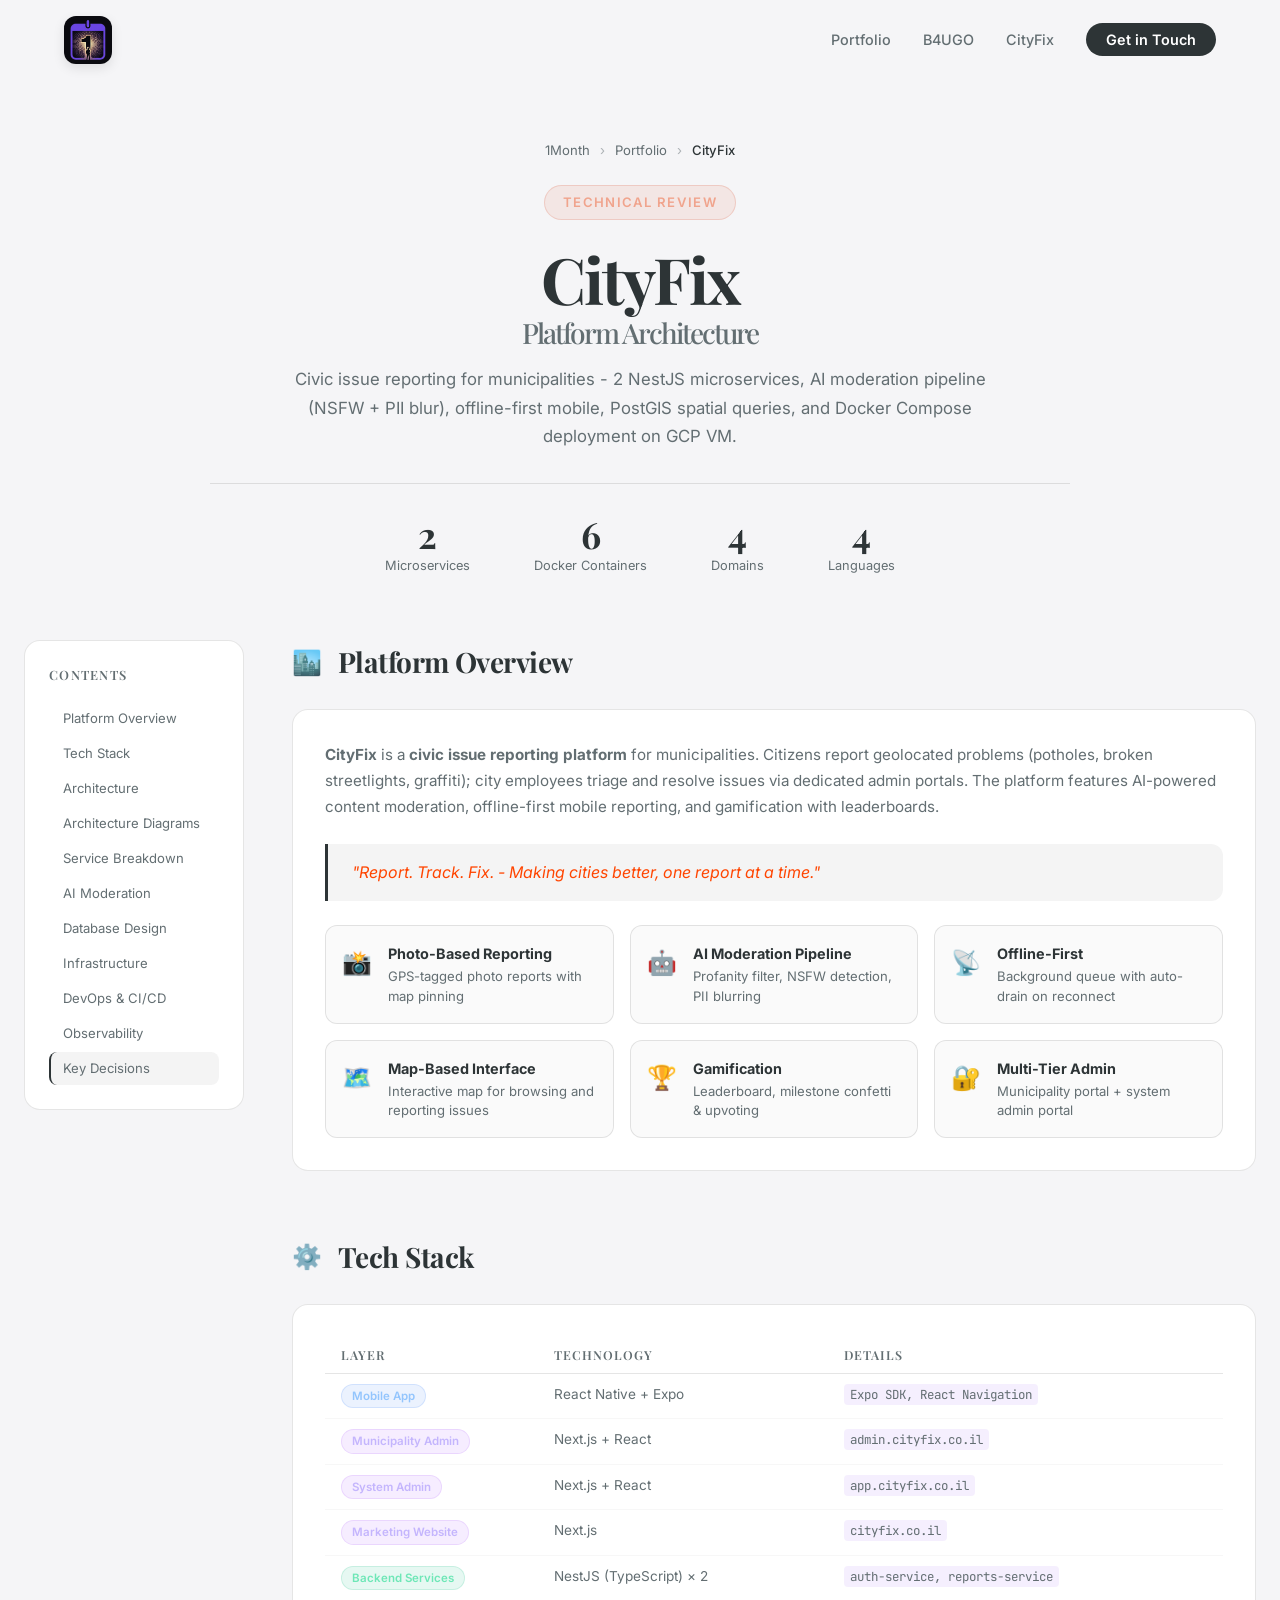
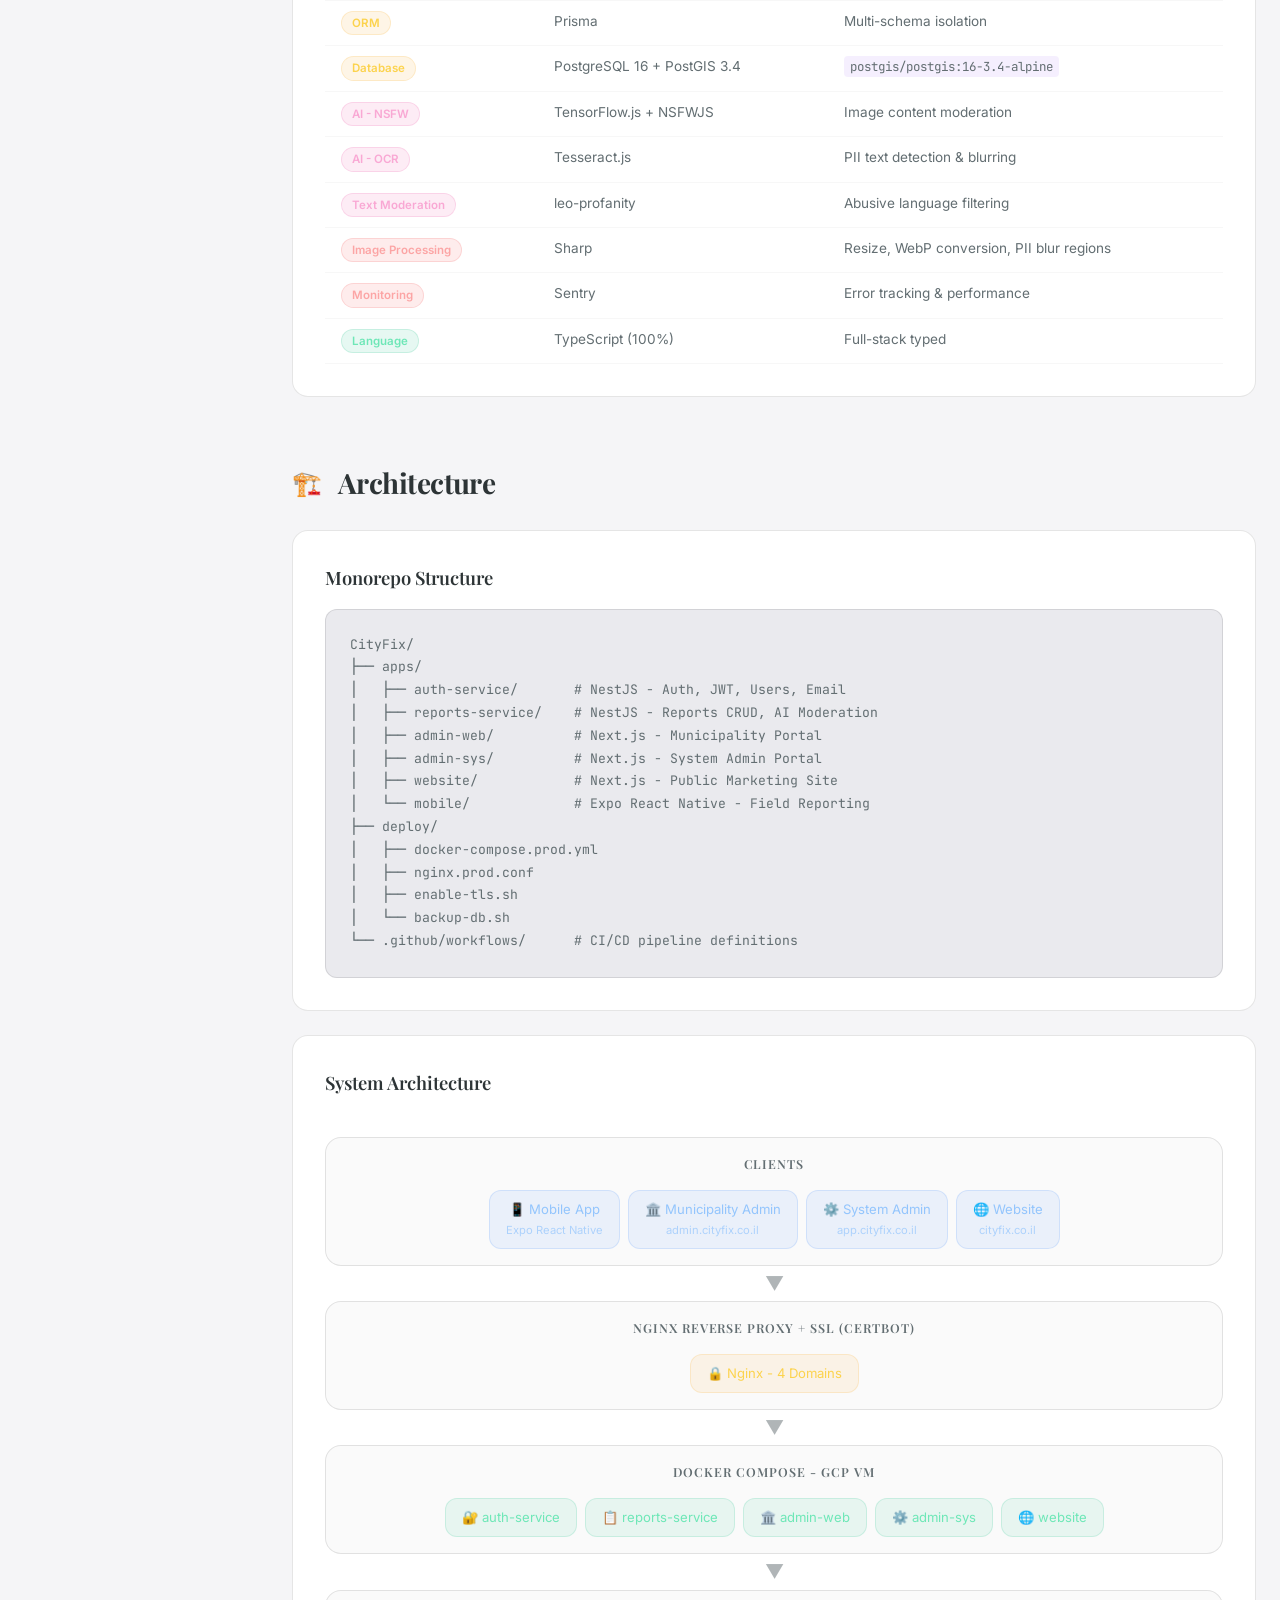
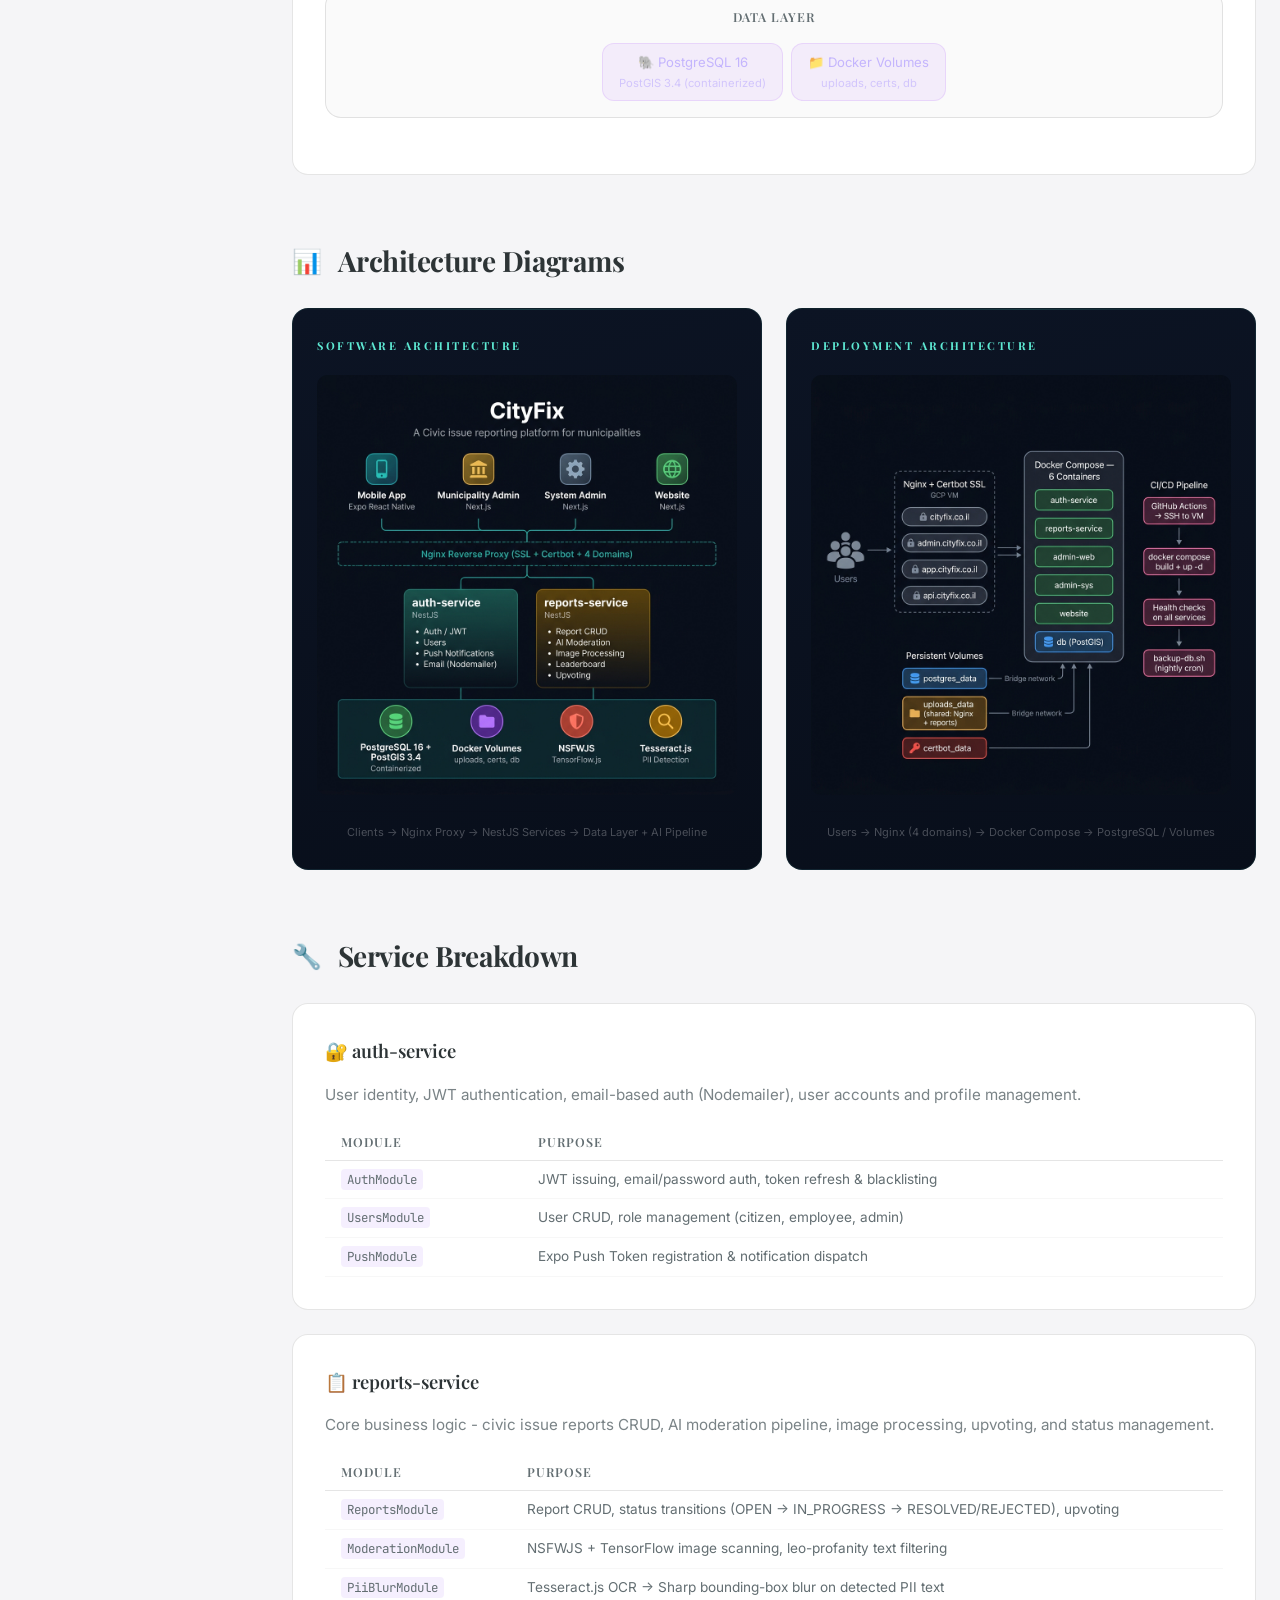
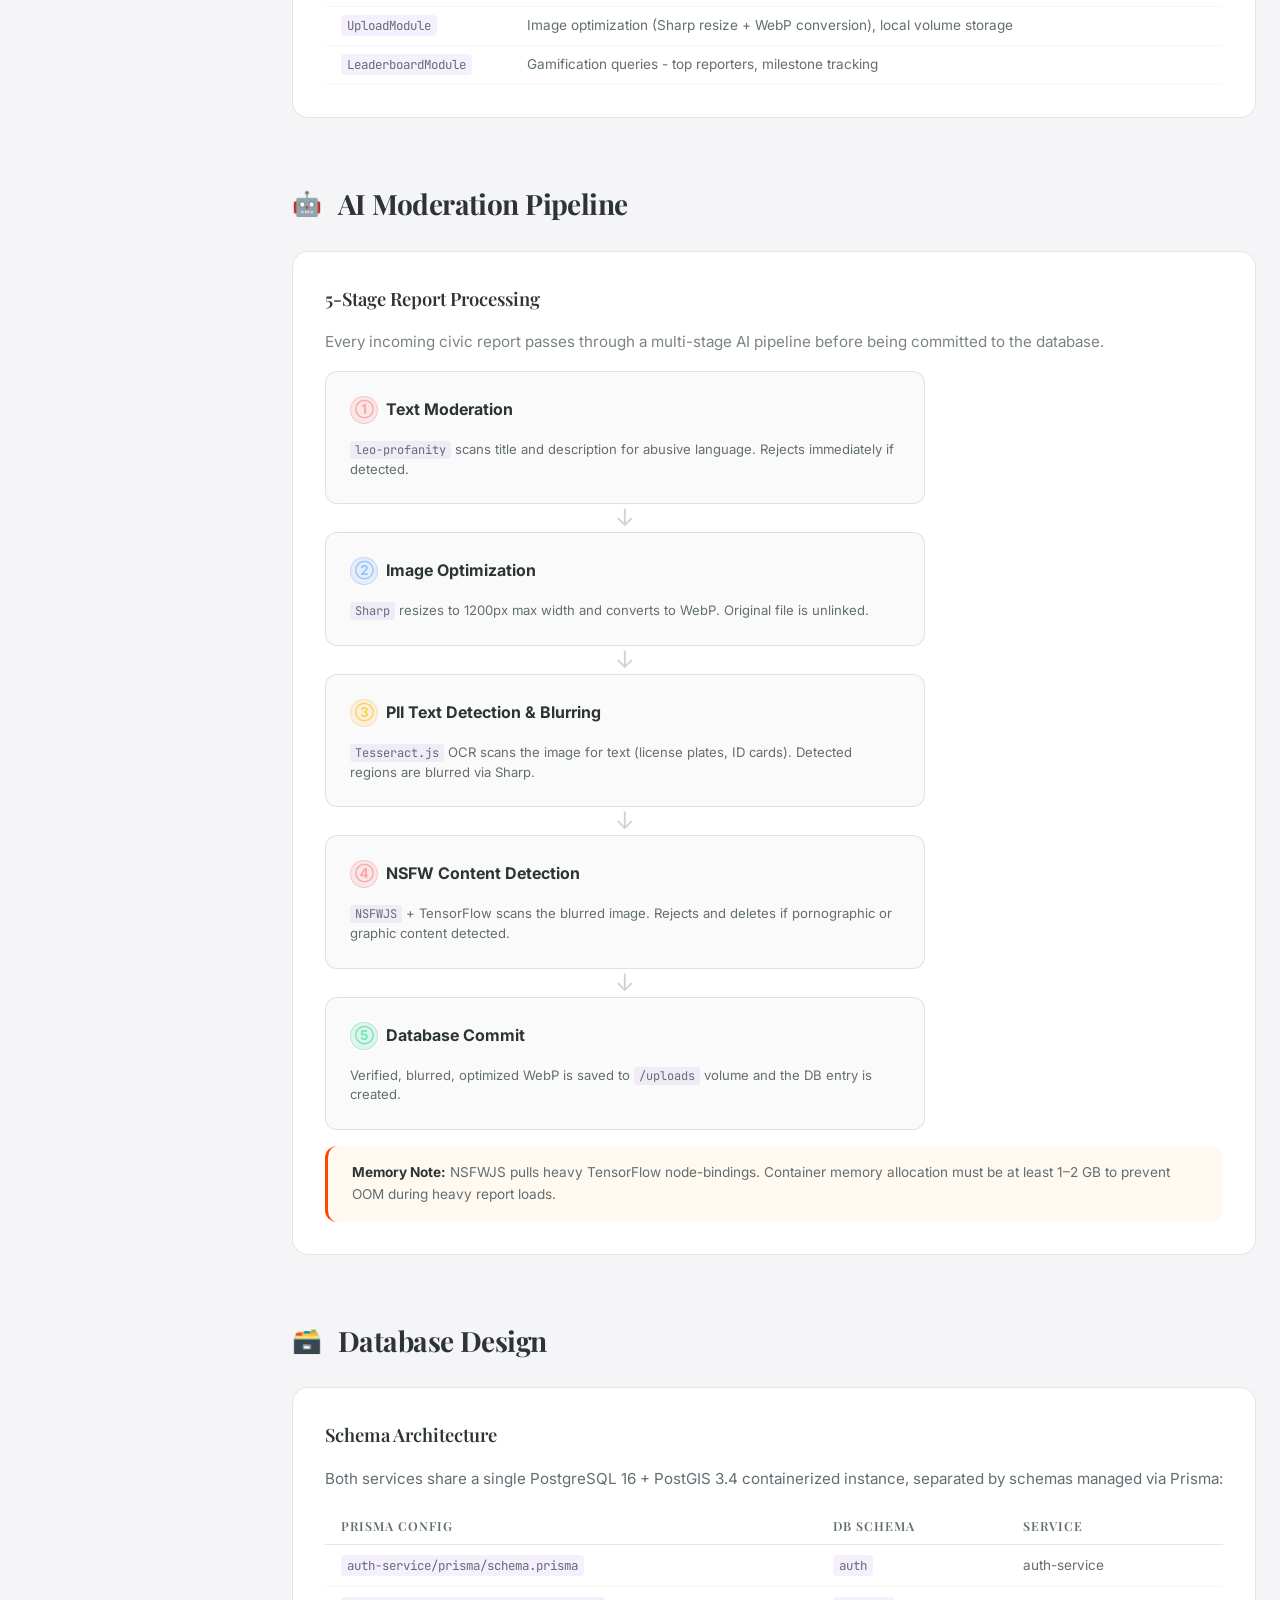
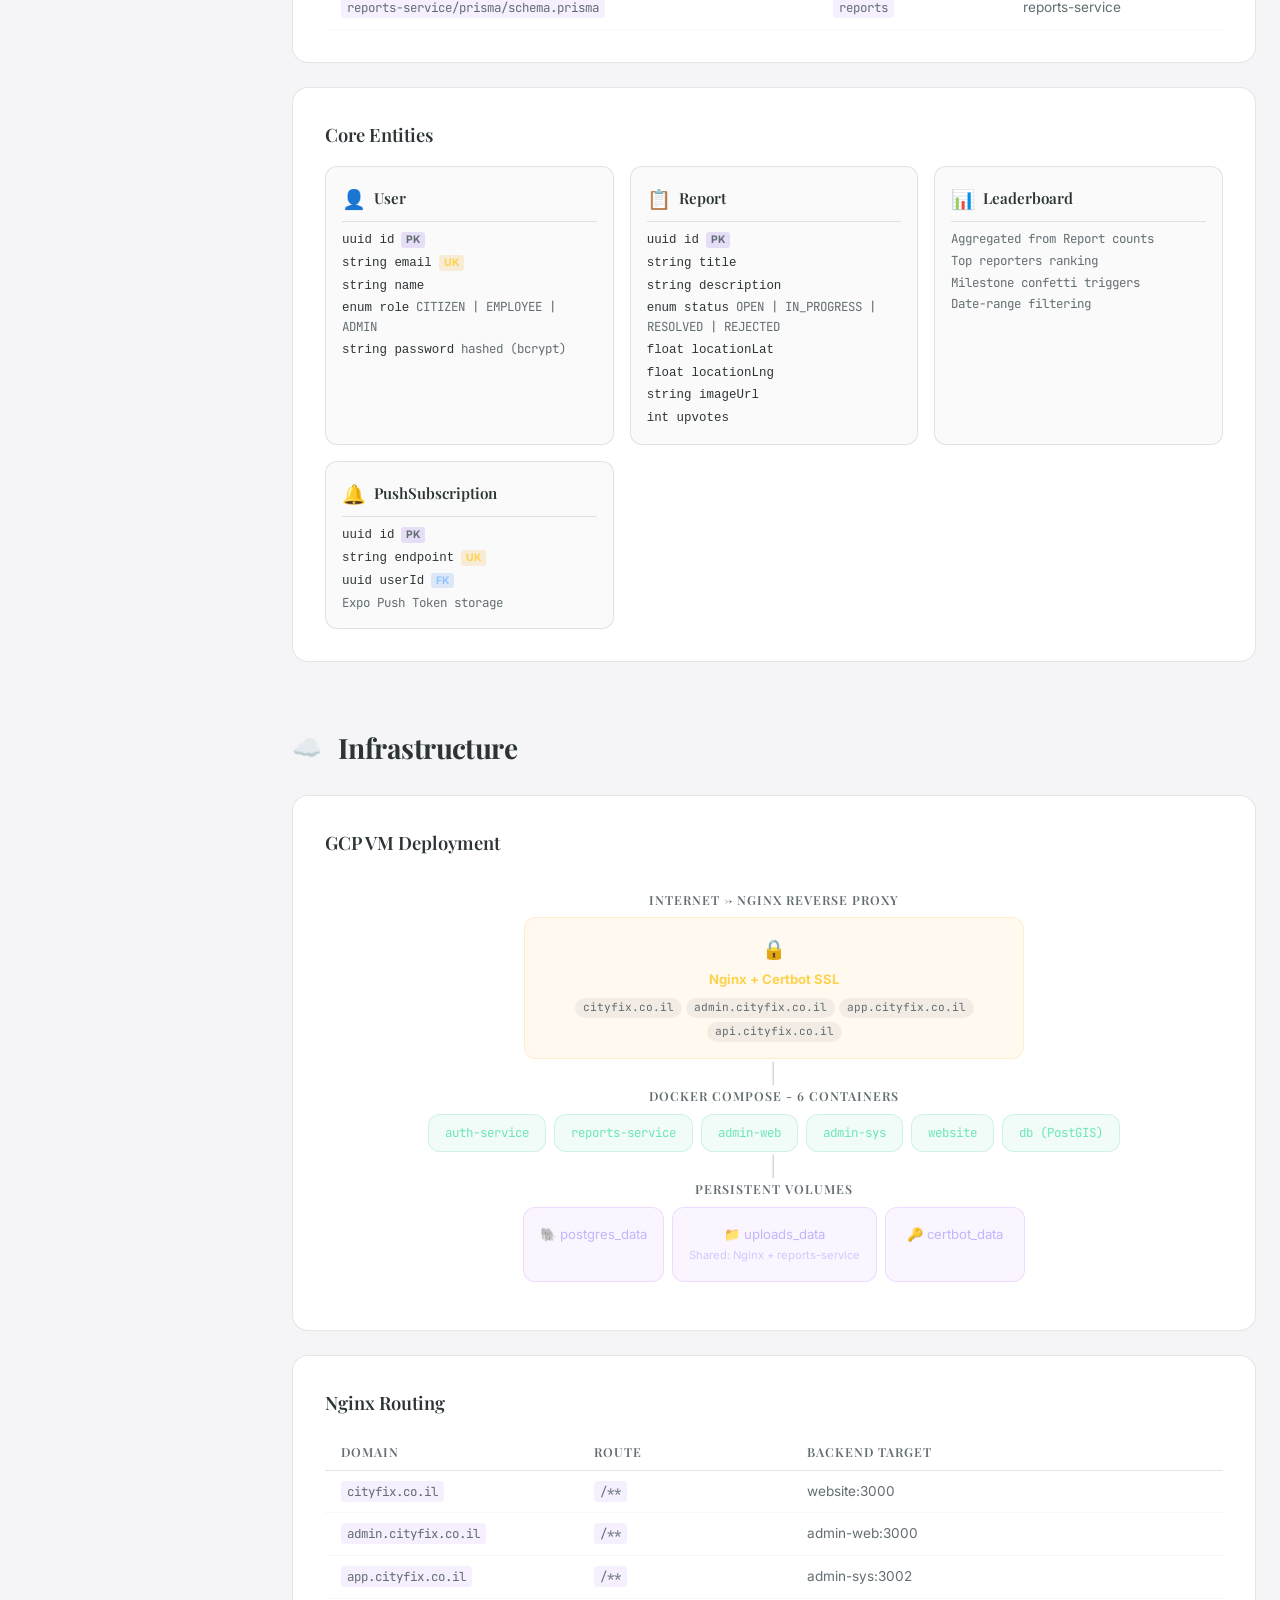
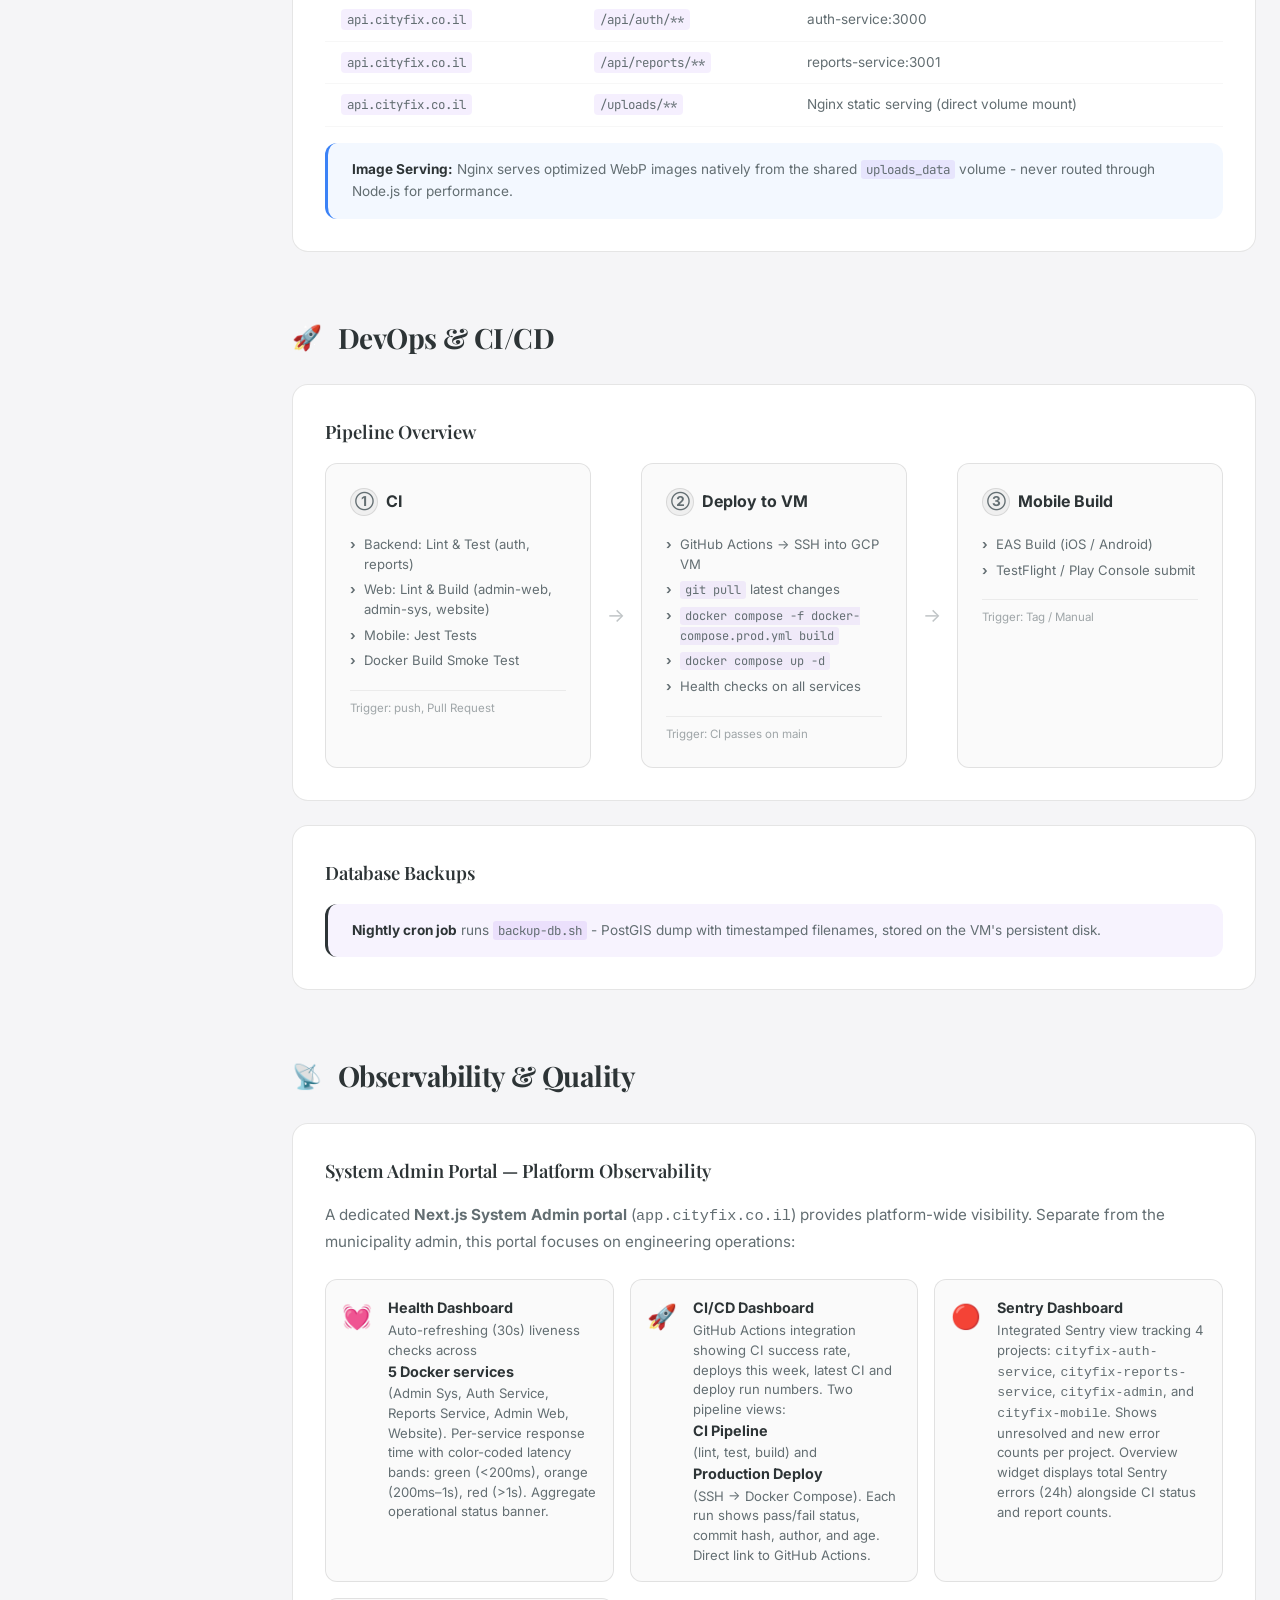
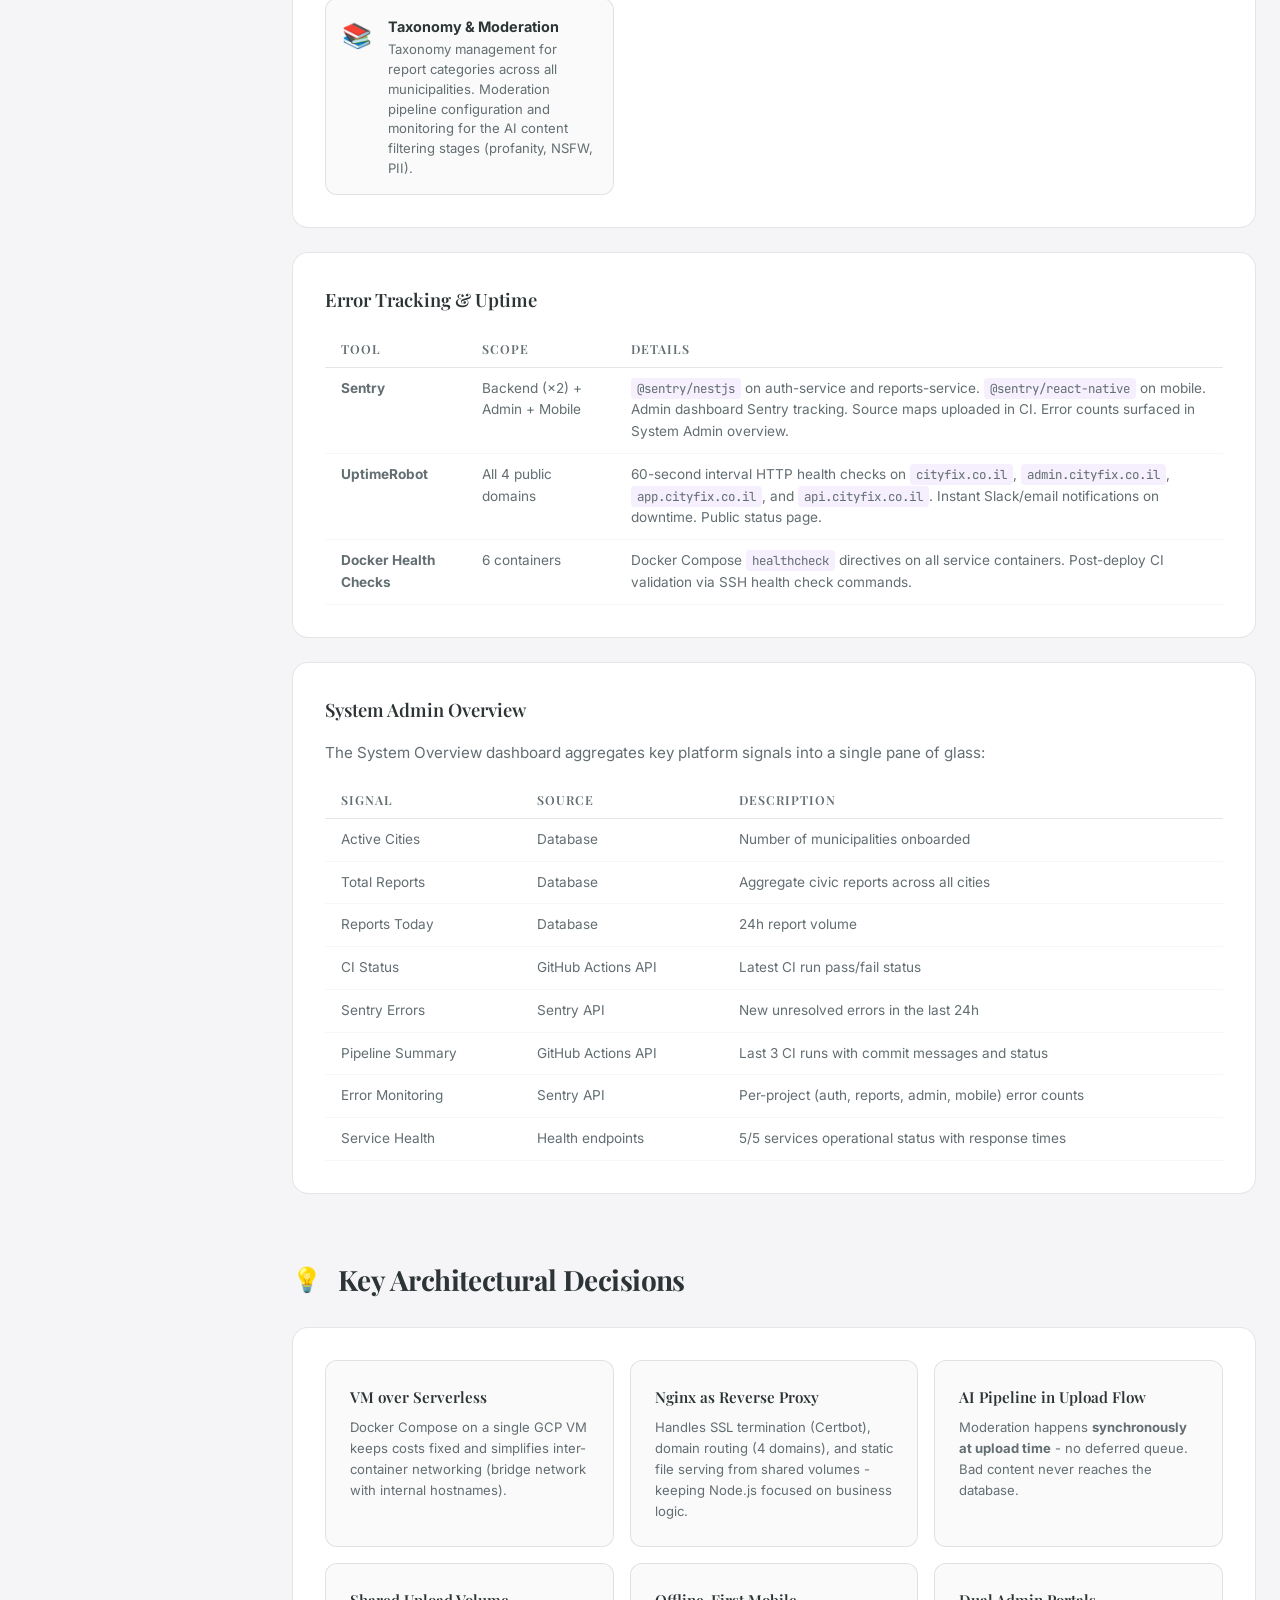
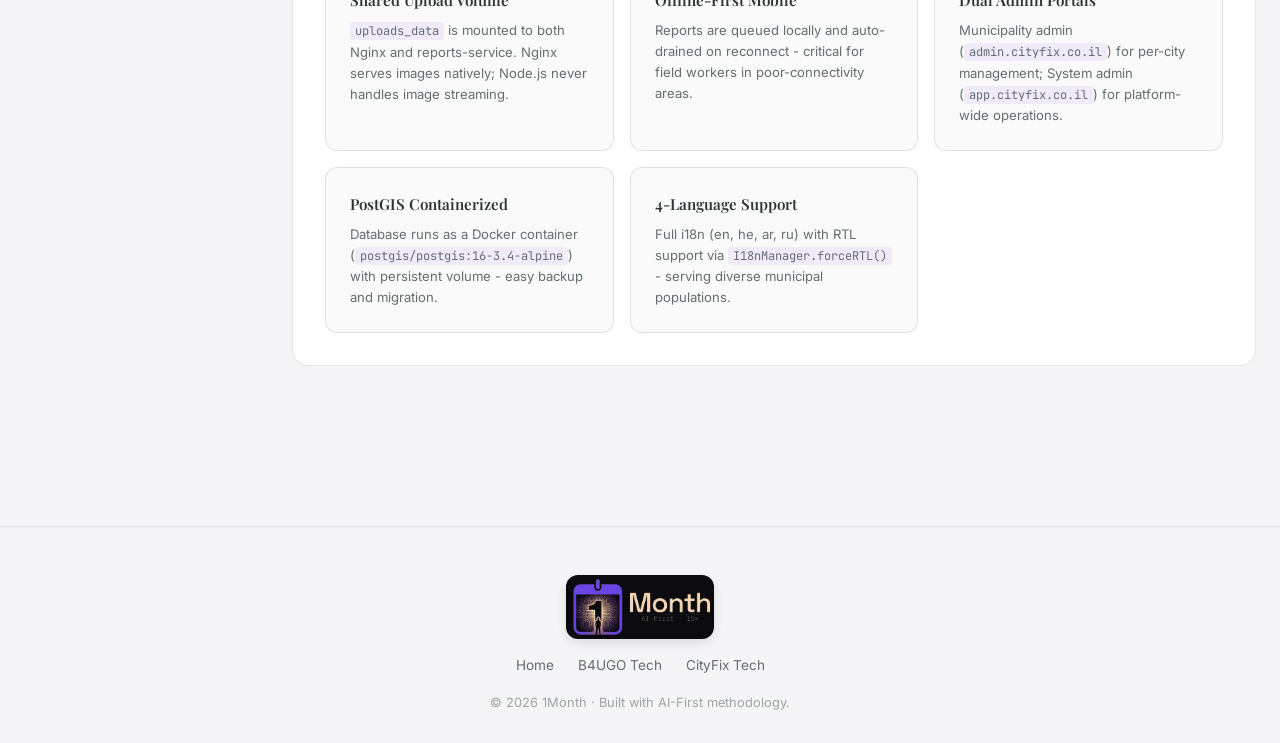
<file: tech-review-cityfix.html>
<!DOCTYPE html>
<html lang="en">

<head>
  <meta charset="UTF-8" />
  <meta name="viewport" content="width=device-width, initial-scale=1.0" />
  <title>CityFix - Technical Review | 1Month</title>
  <meta name="description"
    content="In-depth technical architecture review of CityFix - a civic issue reporting platform with AI moderation, PostGIS, offline-first mobile, and Docker Compose deployment." />
  <meta name="theme-color" content="#0A0A0F" />
  <link rel="icon" type="image/png" href="logo.png" />
  <link rel="apple-touch-icon" href="logo.png" />
  <link rel="preconnect" href="https://fonts.googleapis.com" />
  <link rel="preconnect" href="https://fonts.gstatic.com" crossorigin />
  <link
    href="https://fonts.googleapis.com/css2?family=Playfair+Display:ital,wght@0,400..900;1,400..900&family=Space+Grotesk:wght@400;500;600;700&family=Inter:wght@400;500;600;700&family=JetBrains+Mono:wght@400;500&display=swap"
    rel="stylesheet" />
  <link rel="stylesheet" href="style.css" />
  <link rel="stylesheet" href="tech-review.css" />
</head>

<body>

  <!-- ============================== AMBIENT BG (Removed) ============================== -->

  <!-- ============================== NAVIGATION ============================== -->
  <nav class="nav scrolled" id="nav">
    <div class="nav-inner">
      <a href="index.html" class="nav-brand">
        <img src="graphic-only.png" alt="1Month" class="nav-logo-img" />
      </a>
      <ul class="nav-links" id="nav-links">
        <li><a href="index.html#apps" class="nav-link">Portfolio</a></li>
        <li><a href="tech-review-b4ugo.html" class="nav-link">B4UGO</a></li>
        <li><a href="tech-review-cityfix.html" class="nav-link active">CityFix</a></li>
        <li><a href="index.html#contact" class="nav-link nav-link--cta">Get in Touch</a></li>
      </ul>
      <button class="nav-toggle" id="nav-toggle" aria-label="Toggle navigation">
        <span></span><span></span><span></span>
      </button>
    </div>
  </nav>

  <!-- ============================== HERO ============================== -->
  <section class="tr-hero">
    <div class="tr-hero-inner">
      <div class="tr-breadcrumb">
        <a href="index.html">1Month</a>
        <span class="tr-breadcrumb-sep">›</span>
        <a href="index.html#apps">Portfolio</a>
        <span class="tr-breadcrumb-sep">›</span>
        <span class="tr-breadcrumb-current">CityFix</span>
      </div>
      <div class="tr-hero-badge tr-badge--coral">Technical Review</div>
      <h1 class="tr-hero-title">
        CityFix
        <span class="tr-hero-subtitle-inline">Platform Architecture</span>
      </h1>
      <p class="tr-hero-desc">
        Civic issue reporting for municipalities - 2 NestJS microservices, AI moderation pipeline (NSFW + PII blur),
        offline-first mobile, PostGIS spatial queries, and Docker Compose deployment on GCP VM.
      </p>
      <div class="tr-hero-stats">
        <div class="tr-stat">
          <span class="tr-stat-number">2</span>
          <span class="tr-stat-label">Microservices</span>
        </div>
        <div class="tr-stat">
          <span class="tr-stat-number">6</span>
          <span class="tr-stat-label">Docker Containers</span>
        </div>
        <div class="tr-stat">
          <span class="tr-stat-number">4</span>
          <span class="tr-stat-label">Domains</span>
        </div>
        <div class="tr-stat">
          <span class="tr-stat-number">4</span>
          <span class="tr-stat-label">Languages</span>
        </div>
      </div>
    </div>
  </section>

  <!-- ============================== MAIN CONTENT ============================== -->
  <main class="tr-main">

    <!-- Sidebar TOC -->
    <aside class="tr-sidebar">
      <div class="tr-toc">
        <h3 class="tr-toc-title">Contents</h3>
        <ul class="tr-toc-list">
          <li><a href="#overview" class="tr-toc-link active">Platform Overview</a></li>
          <li><a href="#tech-stack" class="tr-toc-link">Tech Stack</a></li>
          <li><a href="#architecture" class="tr-toc-link">Architecture</a></li>
          <li><a href="#diagrams" class="tr-toc-link">Architecture Diagrams</a></li>
          <li><a href="#services" class="tr-toc-link">Service Breakdown</a></li>
          <li><a href="#ai-pipeline" class="tr-toc-link">AI Moderation</a></li>
          <li><a href="#database" class="tr-toc-link">Database Design</a></li>
          <li><a href="#infrastructure" class="tr-toc-link">Infrastructure</a></li>
          <li><a href="#devops" class="tr-toc-link">DevOps & CI/CD</a></li>
          <li><a href="#observability" class="tr-toc-link">Observability</a></li>
          <li><a href="#decisions" class="tr-toc-link">Key Decisions</a></li>
        </ul>
      </div>
    </aside>

    <!-- Content -->
    <div class="tr-content">

      <!-- ── Platform Overview ── -->
      <section class="tr-section" id="overview">
        <div class="tr-section-header">
          <span class="tr-section-icon">🏙️</span>
          <h2 class="tr-section-title">Platform Overview</h2>
        </div>
        <div class="tr-card">
          <p class="tr-text">
            <strong>CityFix</strong> is a <strong>civic issue reporting platform</strong> for municipalities.
            Citizens report geolocated problems (potholes, broken streetlights, graffiti); city employees triage
            and resolve issues via dedicated admin portals. The platform features AI-powered content moderation,
            offline-first mobile reporting, and gamification with leaderboards.
          </p>
          <blockquote class="tr-quote">
            "Report. Track. Fix. - Making cities better, one report at a time."
          </blockquote>
          <div class="tr-feature-grid">
            <div class="tr-feature">
              <span class="tr-feature-icon">📸</span>
              <div>
                <strong>Photo-Based Reporting</strong>
                <p>GPS-tagged photo reports with map pinning</p>
              </div>
            </div>
            <div class="tr-feature">
              <span class="tr-feature-icon">🤖</span>
              <div>
                <strong>AI Moderation Pipeline</strong>
                <p>Profanity filter, NSFW detection, PII blurring</p>
              </div>
            </div>
            <div class="tr-feature">
              <span class="tr-feature-icon">📡</span>
              <div>
                <strong>Offline-First</strong>
                <p>Background queue with auto-drain on reconnect</p>
              </div>
            </div>
            <div class="tr-feature">
              <span class="tr-feature-icon">🗺️</span>
              <div>
                <strong>Map-Based Interface</strong>
                <p>Interactive map for browsing and reporting issues</p>
              </div>
            </div>
            <div class="tr-feature">
              <span class="tr-feature-icon">🏆</span>
              <div>
                <strong>Gamification</strong>
                <p>Leaderboard, milestone confetti & upvoting</p>
              </div>
            </div>
            <div class="tr-feature">
              <span class="tr-feature-icon">🔐</span>
              <div>
                <strong>Multi-Tier Admin</strong>
                <p>Municipality portal + system admin portal</p>
              </div>
            </div>
          </div>
        </div>
      </section>

      <!-- ── Tech Stack ── -->
      <section class="tr-section" id="tech-stack">
        <div class="tr-section-header">
          <span class="tr-section-icon">⚙️</span>
          <h2 class="tr-section-title">Tech Stack</h2>
        </div>
        <div class="tr-card">
          <div class="tr-table-wrap">
            <table class="tr-table">
              <thead>
                <tr>
                  <th>Layer</th>
                  <th>Technology</th>
                  <th>Details</th>
                </tr>
              </thead>
              <tbody>
                <tr>
                  <td><span class="tr-layer-badge tr-layer--mobile">Mobile App</span></td>
                  <td>React Native + Expo</td>
                  <td><code>Expo SDK, React Navigation</code></td>
                </tr>
                <tr>
                  <td><span class="tr-layer-badge tr-layer--web">Municipality Admin</span></td>
                  <td>Next.js + React</td>
                  <td><code>admin.cityfix.co.il</code></td>
                </tr>
                <tr>
                  <td><span class="tr-layer-badge tr-layer--web">System Admin</span></td>
                  <td>Next.js + React</td>
                  <td><code>app.cityfix.co.il</code></td>
                </tr>
                <tr>
                  <td><span class="tr-layer-badge tr-layer--web">Marketing Website</span></td>
                  <td>Next.js</td>
                  <td><code>cityfix.co.il</code></td>
                </tr>
                <tr>
                  <td><span class="tr-layer-badge tr-layer--backend">Backend Services</span></td>
                  <td>NestJS (TypeScript) × 2</td>
                  <td><code>auth-service, reports-service</code></td>
                </tr>
                <tr>
                  <td><span class="tr-layer-badge tr-layer--data">ORM</span></td>
                  <td>Prisma</td>
                  <td>Multi-schema isolation</td>
                </tr>
                <tr>
                  <td><span class="tr-layer-badge tr-layer--data">Database</span></td>
                  <td>PostgreSQL 16 + PostGIS 3.4</td>
                  <td><code>postgis/postgis:16-3.4-alpine</code></td>
                </tr>
                <tr>
                  <td><span class="tr-layer-badge tr-layer--ai">AI - NSFW</span></td>
                  <td>TensorFlow.js + NSFWJS</td>
                  <td>Image content moderation</td>
                </tr>
                <tr>
                  <td><span class="tr-layer-badge tr-layer--ai">AI - OCR</span></td>
                  <td>Tesseract.js</td>
                  <td>PII text detection & blurring</td>
                </tr>
                <tr>
                  <td><span class="tr-layer-badge tr-layer--ai">Text Moderation</span></td>
                  <td>leo-profanity</td>
                  <td>Abusive language filtering</td>
                </tr>
                <tr>
                  <td><span class="tr-layer-badge tr-layer--ops">Image Processing</span></td>
                  <td>Sharp</td>
                  <td>Resize, WebP conversion, PII blur regions</td>
                </tr>
                <tr>
                  <td><span class="tr-layer-badge tr-layer--ops">Monitoring</span></td>
                  <td>Sentry</td>
                  <td>Error tracking & performance</td>
                </tr>
                <tr>
                  <td><span class="tr-layer-badge tr-layer--backend">Language</span></td>
                  <td>TypeScript (100%)</td>
                  <td>Full-stack typed</td>
                </tr>
              </tbody>
            </table>
          </div>
        </div>
      </section>

      <!-- ── Architecture ── -->
      <section class="tr-section" id="architecture">
        <div class="tr-section-header">
          <span class="tr-section-icon">🏗️</span>
          <h2 class="tr-section-title">Architecture</h2>
        </div>

        <div class="tr-card">
          <h3 class="tr-card-title">Monorepo Structure</h3>
          <pre class="tr-code"><code>CityFix/
├── apps/
│   ├── auth-service/       # NestJS - Auth, JWT, Users, Email
│   ├── reports-service/    # NestJS - Reports CRUD, AI Moderation
│   ├── admin-web/          # Next.js - Municipality Portal
│   ├── admin-sys/          # Next.js - System Admin Portal
│   ├── website/            # Next.js - Public Marketing Site
│   └── mobile/             # Expo React Native - Field Reporting
├── deploy/
│   ├── docker-compose.prod.yml
│   ├── nginx.prod.conf
│   ├── enable-tls.sh
│   └── backup-db.sh
└── .github/workflows/      # CI/CD pipeline definitions</code></pre>
        </div>

        <div class="tr-card">
          <h3 class="tr-card-title">System Architecture</h3>
          <div class="tr-arch-diagram">
            <div class="tr-arch-row">
              <div class="tr-arch-group">
                <div class="tr-arch-group-label">Clients</div>
                <div class="tr-arch-nodes">
                  <div class="tr-arch-node tr-arch-node--client">📱 Mobile App<br><small>Expo React Native</small></div>
                  <div class="tr-arch-node tr-arch-node--client">🏛️ Municipality
                    Admin<br><small>admin.cityfix.co.il</small></div>
                  <div class="tr-arch-node tr-arch-node--client">⚙️ System Admin<br><small>app.cityfix.co.il</small>
                  </div>
                  <div class="tr-arch-node tr-arch-node--client">🌐 Website<br><small>cityfix.co.il</small></div>
                </div>
              </div>
            </div>
            <div class="tr-arch-arrow">▼</div>
            <div class="tr-arch-row">
              <div class="tr-arch-group">
                <div class="tr-arch-group-label">Nginx Reverse Proxy + SSL (Certbot)</div>
                <div class="tr-arch-nodes">
                  <div class="tr-arch-node tr-arch-node--infra">🔒 Nginx - 4 Domains</div>
                </div>
              </div>
            </div>
            <div class="tr-arch-arrow">▼</div>
            <div class="tr-arch-row">
              <div class="tr-arch-group">
                <div class="tr-arch-group-label">Docker Compose - GCP VM</div>
                <div class="tr-arch-nodes">
                  <div class="tr-arch-node tr-arch-node--service">🔐 auth-service</div>
                  <div class="tr-arch-node tr-arch-node--service">📋 reports-service</div>
                  <div class="tr-arch-node tr-arch-node--service">🏛️ admin-web</div>
                  <div class="tr-arch-node tr-arch-node--service">⚙️ admin-sys</div>
                  <div class="tr-arch-node tr-arch-node--service">🌐 website</div>
                </div>
              </div>
            </div>
            <div class="tr-arch-arrow">▼</div>
            <div class="tr-arch-row">
              <div class="tr-arch-group">
                <div class="tr-arch-group-label">Data Layer</div>
                <div class="tr-arch-nodes">
                  <div class="tr-arch-node tr-arch-node--data">🐘 PostgreSQL 16<br><small>PostGIS 3.4
                      (containerized)</small></div>
                  <div class="tr-arch-node tr-arch-node--data">📁 Docker Volumes<br><small>uploads, certs, db</small>
                  </div>
                </div>
              </div>
            </div>
          </div>
        </div>
      </section>

      <!-- ── Architecture Diagrams ── -->
      <section class="tr-section" id="diagrams">
        <div class="tr-section-header">
          <span class="tr-section-icon">📊</span>
          <h2 class="tr-section-title">Architecture Diagrams</h2>
        </div>

        <div class="arch-grid">
          <!-- Software Architecture -->
          <div class="arch-panel">
            <div class="arch-label">Software Architecture</div>
            <img src="assets/diagrams/cityfix-software-architecture.png"
              alt="CityFix Software Architecture - 2 NestJS microservices behind Nginx reverse proxy, with PostgreSQL, Docker Volumes, NSFWJS, and Tesseract.js"
              class="arch-img" loading="lazy">
            <div class="arch-caption">Clients → Nginx Proxy → NestJS Services → Data Layer + AI Pipeline</div>
          </div>

          <!-- Deployment Architecture -->
          <div class="arch-panel">
            <div class="arch-label">Deployment Architecture</div>
            <img src="assets/diagrams/cityfix-deployment-architecture.png"
              alt="CityFix Deployment Architecture - Users to Nginx SSL to Docker Compose containers, with persistent volumes and CI/CD pipeline"
              class="arch-img" loading="lazy">
            <div class="arch-caption">Users → Nginx (4 domains) → Docker Compose → PostgreSQL / Volumes</div>
          </div>
        </div>
      </section>

      <section class="tr-section" id="services">
        <div class="tr-section-header">
          <span class="tr-section-icon">🔧</span>
          <h2 class="tr-section-title">Service Breakdown</h2>
        </div>

        <div class="tr-card">
          <h3 class="tr-card-title">🔐 auth-service</h3>
          <p class="tr-text tr-text--muted">User identity, JWT authentication, email-based auth (Nodemailer), user
            accounts and profile management.</p>
          <div class="tr-table-wrap">
            <table class="tr-table tr-table--compact">
              <thead>
                <tr>
                  <th>Module</th>
                  <th>Purpose</th>
                </tr>
              </thead>
              <tbody>
                <tr>
                  <td><code>AuthModule</code></td>
                  <td>JWT issuing, email/password auth, token refresh & blacklisting</td>
                </tr>
                <tr>
                  <td><code>UsersModule</code></td>
                  <td>User CRUD, role management (citizen, employee, admin)</td>
                </tr>
                <tr>
                  <td><code>PushModule</code></td>
                  <td>Expo Push Token registration & notification dispatch</td>
                </tr>
              </tbody>
            </table>
          </div>
        </div>

        <div class="tr-card">
          <h3 class="tr-card-title">📋 reports-service</h3>
          <p class="tr-text tr-text--muted">Core business logic - civic issue reports CRUD, AI moderation pipeline,
            image processing, upvoting, and status management.</p>
          <div class="tr-table-wrap">
            <table class="tr-table tr-table--compact">
              <thead>
                <tr>
                  <th>Module</th>
                  <th>Purpose</th>
                </tr>
              </thead>
              <tbody>
                <tr>
                  <td><code>ReportsModule</code></td>
                  <td>Report CRUD, status transitions (OPEN → IN_PROGRESS → RESOLVED/REJECTED), upvoting</td>
                </tr>
                <tr>
                  <td><code>ModerationModule</code></td>
                  <td>NSFWJS + TensorFlow image scanning, leo-profanity text filtering</td>
                </tr>
                <tr>
                  <td><code>PiiBlurModule</code></td>
                  <td>Tesseract.js OCR → Sharp bounding-box blur on detected PII text</td>
                </tr>
                <tr>
                  <td><code>UploadModule</code></td>
                  <td>Image optimization (Sharp resize + WebP conversion), local volume storage</td>
                </tr>
                <tr>
                  <td><code>LeaderboardModule</code></td>
                  <td>Gamification queries - top reporters, milestone tracking</td>
                </tr>
              </tbody>
            </table>
          </div>
        </div>
      </section>

      <!-- ── AI Moderation Pipeline ── -->
      <section class="tr-section" id="ai-pipeline">
        <div class="tr-section-header">
          <span class="tr-section-icon">🤖</span>
          <h2 class="tr-section-title">AI Moderation Pipeline</h2>
        </div>

        <div class="tr-card">
          <h3 class="tr-card-title">5-Stage Report Processing</h3>
          <p class="tr-text tr-text--muted">Every incoming civic report passes through a multi-stage AI pipeline before
            being committed to the database.</p>
          <div class="tr-pipeline tr-pipeline--vertical">
            <div class="tr-pipeline-stage tr-pipeline-stage--v">
              <div class="tr-pipeline-stage-header">
                <span class="tr-pipeline-number tr-pipeline-number--danger">①</span>
                <strong>Text Moderation</strong>
              </div>
              <p class="tr-pipeline-desc"><code>leo-profanity</code> scans title and description for abusive language.
                Rejects immediately if detected.</p>
            </div>
            <div class="tr-pipeline-arrow-v">↓</div>
            <div class="tr-pipeline-stage tr-pipeline-stage--v">
              <div class="tr-pipeline-stage-header">
                <span class="tr-pipeline-number tr-pipeline-number--info">②</span>
                <strong>Image Optimization</strong>
              </div>
              <p class="tr-pipeline-desc"><code>Sharp</code> resizes to 1200px max width and converts to WebP. Original
                file is unlinked.</p>
            </div>
            <div class="tr-pipeline-arrow-v">↓</div>
            <div class="tr-pipeline-stage tr-pipeline-stage--v">
              <div class="tr-pipeline-stage-header">
                <span class="tr-pipeline-number tr-pipeline-number--warning">③</span>
                <strong>PII Text Detection & Blurring</strong>
              </div>
              <p class="tr-pipeline-desc"><code>Tesseract.js</code> OCR scans the image for text (license plates, ID
                cards). Detected regions are blurred via Sharp.</p>
            </div>
            <div class="tr-pipeline-arrow-v">↓</div>
            <div class="tr-pipeline-stage tr-pipeline-stage--v">
              <div class="tr-pipeline-stage-header">
                <span class="tr-pipeline-number tr-pipeline-number--danger">④</span>
                <strong>NSFW Content Detection</strong>
              </div>
              <p class="tr-pipeline-desc"><code>NSFWJS</code> + TensorFlow scans the blurred image. Rejects and deletes
                if pornographic or graphic content detected.</p>
            </div>
            <div class="tr-pipeline-arrow-v">↓</div>
            <div class="tr-pipeline-stage tr-pipeline-stage--v">
              <div class="tr-pipeline-stage-header">
                <span class="tr-pipeline-number tr-pipeline-number--success">⑤</span>
                <strong>Database Commit</strong>
              </div>
              <p class="tr-pipeline-desc">Verified, blurred, optimized WebP is saved to <code>/uploads</code> volume and
                the DB entry is created.</p>
            </div>
          </div>
          <div class="tr-callout tr-callout--warning">
            <strong>Memory Note:</strong> NSFWJS pulls heavy TensorFlow node-bindings. Container memory allocation must
            be at least 1–2 GB to prevent OOM during heavy report loads.
          </div>
        </div>
      </section>

      <!-- ── Database ── -->
      <section class="tr-section" id="database">
        <div class="tr-section-header">
          <span class="tr-section-icon">🗃️</span>
          <h2 class="tr-section-title">Database Design</h2>
        </div>

        <div class="tr-card">
          <h3 class="tr-card-title">Schema Architecture</h3>
          <p class="tr-text">Both services share a single PostgreSQL 16 + PostGIS 3.4 containerized instance, separated
            by schemas managed via Prisma:</p>
          <div class="tr-table-wrap">
            <table class="tr-table">
              <thead>
                <tr>
                  <th>Prisma Config</th>
                  <th>DB Schema</th>
                  <th>Service</th>
                </tr>
              </thead>
              <tbody>
                <tr>
                  <td><code>auth-service/prisma/schema.prisma</code></td>
                  <td><code>auth</code></td>
                  <td>auth-service</td>
                </tr>
                <tr>
                  <td><code>reports-service/prisma/schema.prisma</code></td>
                  <td><code>reports</code></td>
                  <td>reports-service</td>
                </tr>
              </tbody>
            </table>
          </div>
        </div>

        <div class="tr-card">
          <h3 class="tr-card-title">Core Entities</h3>
          <div class="tr-entity-grid">
            <div class="tr-entity">
              <div class="tr-entity-header">
                <span class="tr-entity-icon">👤</span>
                <span>User</span>
              </div>
              <ul class="tr-entity-fields">
                <li><code>uuid id</code> <span class="tr-field-badge">PK</span></li>
                <li><code>string email</code> <span class="tr-field-badge tr-field-badge--unique">UK</span></li>
                <li><code>string name</code></li>
                <li><code>enum role</code> CITIZEN | EMPLOYEE | ADMIN</li>
                <li><code>string password</code> hashed (bcrypt)</li>
              </ul>
            </div>
            <div class="tr-entity">
              <div class="tr-entity-header">
                <span class="tr-entity-icon">📋</span>
                <span>Report</span>
              </div>
              <ul class="tr-entity-fields">
                <li><code>uuid id</code> <span class="tr-field-badge">PK</span></li>
                <li><code>string title</code></li>
                <li><code>string description</code></li>
                <li><code>enum status</code> OPEN | IN_PROGRESS | RESOLVED | REJECTED</li>
                <li><code>float locationLat</code></li>
                <li><code>float locationLng</code></li>
                <li><code>string imageUrl</code></li>
                <li><code>int upvotes</code></li>
              </ul>
            </div>
            <div class="tr-entity">
              <div class="tr-entity-header">
                <span class="tr-entity-icon">📊</span>
                <span>Leaderboard</span>
              </div>
              <ul class="tr-entity-fields">
                <li>Aggregated from Report counts</li>
                <li>Top reporters ranking</li>
                <li>Milestone confetti triggers</li>
                <li>Date-range filtering</li>
              </ul>
            </div>
            <div class="tr-entity">
              <div class="tr-entity-header">
                <span class="tr-entity-icon">🔔</span>
                <span>PushSubscription</span>
              </div>
              <ul class="tr-entity-fields">
                <li><code>uuid id</code> <span class="tr-field-badge">PK</span></li>
                <li><code>string endpoint</code> <span class="tr-field-badge tr-field-badge--unique">UK</span></li>
                <li><code>uuid userId</code> <span class="tr-field-badge tr-field-badge--fk">FK</span></li>
                <li>Expo Push Token storage</li>
              </ul>
            </div>
          </div>
        </div>
      </section>

      <!-- ── Infrastructure ── -->
      <section class="tr-section" id="infrastructure">
        <div class="tr-section-header">
          <span class="tr-section-icon">☁️</span>
          <h2 class="tr-section-title">Infrastructure</h2>
        </div>

        <div class="tr-card">
          <h3 class="tr-card-title">GCP VM Deployment</h3>
          <div class="tr-infra-map">
            <div class="tr-infra-tier">
              <div class="tr-infra-tier-label">Internet → Nginx Reverse Proxy</div>
              <div class="tr-infra-nodes">
                <div class="tr-infra-node tr-infra-node--cdn">
                  <span class="tr-infra-node-icon">🔒</span>
                  <strong>Nginx + Certbot SSL</strong>
                  <div class="tr-infra-node-details">
                    <span class="tr-infra-detail">cityfix.co.il</span>
                    <span class="tr-infra-detail">admin.cityfix.co.il</span>
                    <span class="tr-infra-detail">app.cityfix.co.il</span>
                    <span class="tr-infra-detail">api.cityfix.co.il</span>
                  </div>
                </div>
              </div>
            </div>
            <div class="tr-infra-connector">│</div>
            <div class="tr-infra-tier">
              <div class="tr-infra-tier-label">Docker Compose - 6 Containers</div>
              <div class="tr-infra-nodes tr-infra-nodes--wrap">
                <div class="tr-infra-node tr-infra-node--compute">auth-service</div>
                <div class="tr-infra-node tr-infra-node--compute">reports-service</div>
                <div class="tr-infra-node tr-infra-node--compute">admin-web</div>
                <div class="tr-infra-node tr-infra-node--compute">admin-sys</div>
                <div class="tr-infra-node tr-infra-node--compute">website</div>
                <div class="tr-infra-node tr-infra-node--compute">db (PostGIS)</div>
              </div>
            </div>
            <div class="tr-infra-connector">│</div>
            <div class="tr-infra-tier">
              <div class="tr-infra-tier-label">Persistent Volumes</div>
              <div class="tr-infra-nodes">
                <div class="tr-infra-node tr-infra-node--data">🐘 postgres_data</div>
                <div class="tr-infra-node tr-infra-node--data">📁 uploads_data<br><small>Shared: Nginx +
                    reports-service</small></div>
                <div class="tr-infra-node tr-infra-node--data">🔑 certbot_data</div>
              </div>
            </div>
          </div>
        </div>

        <div class="tr-card">
          <h3 class="tr-card-title">Nginx Routing</h3>
          <div class="tr-table-wrap">
            <table class="tr-table">
              <thead>
                <tr>
                  <th>Domain</th>
                  <th>Route</th>
                  <th>Backend Target</th>
                </tr>
              </thead>
              <tbody>
                <tr>
                  <td><code>cityfix.co.il</code></td>
                  <td><code>/**</code></td>
                  <td>website:3000</td>
                </tr>
                <tr>
                  <td><code>admin.cityfix.co.il</code></td>
                  <td><code>/**</code></td>
                  <td>admin-web:3000</td>
                </tr>
                <tr>
                  <td><code>app.cityfix.co.il</code></td>
                  <td><code>/**</code></td>
                  <td>admin-sys:3002</td>
                </tr>
                <tr>
                  <td><code>api.cityfix.co.il</code></td>
                  <td><code>/api/auth/**</code></td>
                  <td>auth-service:3000</td>
                </tr>
                <tr>
                  <td><code>api.cityfix.co.il</code></td>
                  <td><code>/api/reports/**</code></td>
                  <td>reports-service:3001</td>
                </tr>
                <tr>
                  <td><code>api.cityfix.co.il</code></td>
                  <td><code>/uploads/**</code></td>
                  <td>Nginx static serving (direct volume mount)</td>
                </tr>
              </tbody>
            </table>
          </div>
          <div class="tr-callout tr-callout--info">
            <strong>Image Serving:</strong> Nginx serves optimized WebP images natively from the shared
            <code>uploads_data</code> volume - never routed through Node.js for performance.
          </div>
        </div>
      </section>

      <!-- ── DevOps ── -->
      <section class="tr-section" id="devops">
        <div class="tr-section-header">
          <span class="tr-section-icon">🚀</span>
          <h2 class="tr-section-title">DevOps & CI/CD</h2>
        </div>

        <div class="tr-card">
          <h3 class="tr-card-title">Pipeline Overview</h3>
          <div class="tr-pipeline">
            <div class="tr-pipeline-stage">
              <div class="tr-pipeline-stage-header">
                <span class="tr-pipeline-number">①</span>
                <strong>CI</strong>
              </div>
              <ul class="tr-pipeline-list">
                <li>Backend: Lint & Test (auth, reports)</li>
                <li>Web: Lint & Build (admin-web, admin-sys, website)</li>
                <li>Mobile: Jest Tests</li>
                <li>Docker Build Smoke Test</li>
              </ul>
              <div class="tr-pipeline-trigger">Trigger: push, Pull Request</div>
            </div>
            <div class="tr-pipeline-arrow">→</div>
            <div class="tr-pipeline-stage">
              <div class="tr-pipeline-stage-header">
                <span class="tr-pipeline-number">②</span>
                <strong>Deploy to VM</strong>
              </div>
              <ul class="tr-pipeline-list">
                <li>GitHub Actions → SSH into GCP VM</li>
                <li><code>git pull</code> latest changes</li>
                <li><code>docker compose -f docker-compose.prod.yml build</code></li>
                <li><code>docker compose up -d</code></li>
                <li>Health checks on all services</li>
              </ul>
              <div class="tr-pipeline-trigger">Trigger: CI passes on main</div>
            </div>
            <div class="tr-pipeline-arrow">→</div>
            <div class="tr-pipeline-stage">
              <div class="tr-pipeline-stage-header">
                <span class="tr-pipeline-number">③</span>
                <strong>Mobile Build</strong>
              </div>
              <ul class="tr-pipeline-list">
                <li>EAS Build (iOS / Android)</li>
                <li>TestFlight / Play Console submit</li>
              </ul>
              <div class="tr-pipeline-trigger">Trigger: Tag / Manual</div>
            </div>
          </div>
        </div>

        <div class="tr-card">
          <h3 class="tr-card-title">Database Backups</h3>
          <div class="tr-callout">
            <strong>Nightly cron job</strong> runs <code>backup-db.sh</code> - PostGIS dump with timestamped filenames,
            stored on the VM's persistent disk.
          </div>
        </div>
      </section>

      <!-- ── Observability & Quality ── -->
      <section class="tr-section" id="observability">
        <div class="tr-section-header">
          <span class="tr-section-icon">📡</span>
          <h2 class="tr-section-title">Observability & Quality</h2>
        </div>

        <div class="tr-card">
          <h3 class="tr-card-title">System Admin Portal — Platform Observability</h3>
          <p class="tr-text">A dedicated <strong>Next.js System Admin portal</strong> (<code>app.cityfix.co.il</code>)
            provides platform-wide visibility. Separate from the municipality admin, this portal focuses on engineering
            operations:</p>

          <div class="tr-feature-grid">
            <div class="tr-feature">
              <span class="tr-feature-icon">💓</span>
              <div>
                <strong>Health Dashboard</strong>
                <p>Auto-refreshing (30s) liveness checks across <strong>5 Docker services</strong> (Admin Sys, Auth
                  Service, Reports Service, Admin Web, Website). Per-service response time with color-coded latency
                  bands: green (&lt;200ms), orange (200ms–1s), red (&gt;1s). Aggregate operational status banner.</p>
              </div>
            </div>
            <div class="tr-feature">
              <span class="tr-feature-icon">🚀</span>
              <div>
                <strong>CI/CD Dashboard</strong>
                <p>GitHub Actions integration showing CI success rate, deploys this week, latest CI and deploy run
                  numbers. Two pipeline views: <strong>CI Pipeline</strong> (lint, test, build) and <strong>Production
                    Deploy</strong> (SSH → Docker Compose). Each run shows pass/fail status, commit hash, author, and
                  age. Direct link to GitHub Actions.</p>
              </div>
            </div>
            <div class="tr-feature">
              <span class="tr-feature-icon">🔴</span>
              <div>
                <strong>Sentry Dashboard</strong>
                <p>Integrated Sentry view tracking 4 projects: <code>cityfix-auth-service</code>,
                  <code>cityfix-reports-service</code>, <code>cityfix-admin</code>, and <code>cityfix-mobile</code>.
                  Shows unresolved and new error counts per project. Overview widget displays total Sentry errors (24h)
                  alongside CI status and report counts.</p>
              </div>
            </div>
            <div class="tr-feature">
              <span class="tr-feature-icon">📚</span>
              <div>
                <strong>Taxonomy & Moderation</strong>
                <p>Taxonomy management for report categories across all municipalities. Moderation pipeline
                  configuration and monitoring for the AI content filtering stages (profanity, NSFW, PII).</p>
              </div>
            </div>
          </div>
        </div>

        <div class="tr-card">
          <h3 class="tr-card-title">Error Tracking & Uptime</h3>
          <div class="tr-table-wrap">
            <table class="tr-table">
              <thead>
                <tr>
                  <th>Tool</th>
                  <th>Scope</th>
                  <th>Details</th>
                </tr>
              </thead>
              <tbody>
                <tr>
                  <td><strong>Sentry</strong></td>
                  <td>Backend (×2) + Admin + Mobile</td>
                  <td><code>@sentry/nestjs</code> on auth-service and reports-service. <code>@sentry/react-native</code>
                    on mobile. Admin dashboard Sentry tracking. Source maps uploaded in CI. Error counts surfaced in
                    System Admin overview.</td>
                </tr>
                <tr>
                  <td><strong>UptimeRobot</strong></td>
                  <td>All 4 public domains</td>
                  <td>60-second interval HTTP health checks on <code>cityfix.co.il</code>,
                    <code>admin.cityfix.co.il</code>, <code>app.cityfix.co.il</code>, and
                    <code>api.cityfix.co.il</code>. Instant Slack/email notifications on downtime. Public status page.
                  </td>
                </tr>
                <tr>
                  <td><strong>Docker Health Checks</strong></td>
                  <td>6 containers</td>
                  <td>Docker Compose <code>healthcheck</code> directives on all service containers. Post-deploy CI
                    validation via SSH health check commands.</td>
                </tr>
              </tbody>
            </table>
          </div>
        </div>

        <div class="tr-card">
          <h3 class="tr-card-title">System Admin Overview</h3>
          <p class="tr-text">The System Overview dashboard aggregates key platform signals into a single pane of glass:
          </p>
          <div class="tr-table-wrap">
            <table class="tr-table">
              <thead>
                <tr>
                  <th>Signal</th>
                  <th>Source</th>
                  <th>Description</th>
                </tr>
              </thead>
              <tbody>
                <tr>
                  <td>Active Cities</td>
                  <td>Database</td>
                  <td>Number of municipalities onboarded</td>
                </tr>
                <tr>
                  <td>Total Reports</td>
                  <td>Database</td>
                  <td>Aggregate civic reports across all cities</td>
                </tr>
                <tr>
                  <td>Reports Today</td>
                  <td>Database</td>
                  <td>24h report volume</td>
                </tr>
                <tr>
                  <td>CI Status</td>
                  <td>GitHub Actions API</td>
                  <td>Latest CI run pass/fail status</td>
                </tr>
                <tr>
                  <td>Sentry Errors</td>
                  <td>Sentry API</td>
                  <td>New unresolved errors in the last 24h</td>
                </tr>
                <tr>
                  <td>Pipeline Summary</td>
                  <td>GitHub Actions API</td>
                  <td>Last 3 CI runs with commit messages and status</td>
                </tr>
                <tr>
                  <td>Error Monitoring</td>
                  <td>Sentry API</td>
                  <td>Per-project (auth, reports, admin, mobile) error counts</td>
                </tr>
                <tr>
                  <td>Service Health</td>
                  <td>Health endpoints</td>
                  <td>5/5 services operational status with response times</td>
                </tr>
              </tbody>
            </table>
          </div>
        </div>
      </section>

      <!-- ── Key Decisions ── -->
      <section class="tr-section" id="decisions">
        <div class="tr-section-header">
          <span class="tr-section-icon">💡</span>
          <h2 class="tr-section-title">Key Architectural Decisions</h2>
        </div>

        <div class="tr-card">
          <div class="tr-decisions-grid">
            <div class="tr-decision">
              <h4 class="tr-decision-title">VM over Serverless</h4>
              <p>Docker Compose on a single GCP VM keeps costs fixed and simplifies inter-container networking (bridge
                network with internal hostnames).</p>
            </div>
            <div class="tr-decision">
              <h4 class="tr-decision-title">Nginx as Reverse Proxy</h4>
              <p>Handles SSL termination (Certbot), domain routing (4 domains), and static file serving from shared
                volumes - keeping Node.js focused on business logic.</p>
            </div>
            <div class="tr-decision">
              <h4 class="tr-decision-title">AI Pipeline in Upload Flow</h4>
              <p>Moderation happens <strong>synchronously at upload time</strong> - no deferred queue. Bad content never
                reaches the database.</p>
            </div>
            <div class="tr-decision">
              <h4 class="tr-decision-title">Shared Upload Volume</h4>
              <p><code>uploads_data</code> is mounted to both Nginx and reports-service. Nginx serves images natively;
                Node.js never handles image streaming.</p>
            </div>
            <div class="tr-decision">
              <h4 class="tr-decision-title">Offline-First Mobile</h4>
              <p>Reports are queued locally and auto-drained on reconnect - critical for field workers in
                poor-connectivity areas.</p>
            </div>
            <div class="tr-decision">
              <h4 class="tr-decision-title">Dual Admin Portals</h4>
              <p>Municipality admin (<code>admin.cityfix.co.il</code>) for per-city management; System admin
                (<code>app.cityfix.co.il</code>) for platform-wide operations.</p>
            </div>
            <div class="tr-decision">
              <h4 class="tr-decision-title">PostGIS Containerized</h4>
              <p>Database runs as a Docker container (<code>postgis/postgis:16-3.4-alpine</code>) with persistent volume
                - easy backup and migration.</p>
            </div>
            <div class="tr-decision">
              <h4 class="tr-decision-title">4-Language Support</h4>
              <p>Full i18n (en, he, ar, ru) with RTL support via <code>I18nManager.forceRTL()</code> - serving diverse
                municipal populations.</p>
            </div>
          </div>
        </div>
      </section>

    </div>
  </main>

  <!-- ============================== FOOTER ============================== -->
  <footer class="footer">
    <div class="footer-inner">
      <div class="footer-brand">
        <img src="logo-composite.png" alt="1Month" class="nav-logo-img footer-logo-img" />
      </div>
      <div class="footer-links">
        <a href="index.html">Home</a>
        <a href="tech-review-b4ugo.html">B4UGO Tech</a>
        <a href="tech-review-cityfix.html">CityFix Tech</a>
      </div>
      <p class="footer-copy">© 2026 1Month · Built with AI-First methodology.</p>
    </div>
  </footer>

  <script src="script.js"></script>
  <script src="tech-review.js"></script>
</body>

</html>
</file>
<file: style.css>
/* ============================================================
   1Month Portfolio - Design System: "Momentum"
   Dark-mode-first · Electric Violet + Warm Gold
   ============================================================ */

/* ── Reset & Base ──────────────────────────────────────────── */
*,
*::before,
*::after {
  margin: 0;
  padding: 0;
  box-sizing: border-box;
}

:root {
  /* Background */
  --bg: #F5F5F7;
  --bg-elevated: #EAEAEE;
  --bg-card: #FFFFFF;
  --bg-glass: rgba(255, 255, 255, 0.6);

  /* Primary - Slate Gray */
  --primary: #2D3436;
  --primary-glow: transparent;
  --primary-light: #636E72;
  --primary-surface: rgba(45, 52, 54, 0.05);

  /* Secondary - Accent Orange */
  --secondary: #FF4500;
  --secondary-glow: transparent;

  /* Status */
  --success: #10B981;
  --info: #3B82F6;

  /* Text */
  --text-primary: #2D3436;
  --text-secondary: #636E72;
  --text-accent: #FF4500;

  /* Borders */
  --border: rgba(0, 0, 0, 0.1);
  --border-glow: rgba(0, 0, 0, 0.1);

  /* Spacing */
  --space-xs: 4px;
  --space-sm: 8px;
  --space-md: 16px;
  --space-lg: 24px;
  --space-xl: 32px;
  --space-2xl: 48px;
  --space-3xl: 64px;
  --space-4xl: 96px;

  /* Radius */
  --radius-sm: 8px;
  --radius-md: 12px;
  --radius-lg: 16px;
  --radius-xl: 24px;
  --radius-pill: 100px;

  /* Transitions */
  --ease-out: cubic-bezier(0.16, 1, 0.3, 1);
  --transition: 0.3s var(--ease-out);
}

html {
  scroll-behavior: smooth;
  -webkit-font-smoothing: antialiased;
  -moz-osx-font-smoothing: grayscale;
}

body {
  font-family: 'Inter', -apple-system, BlinkMacSystemFont, sans-serif;
  background: var(--bg);
  color: var(--text-primary);
  line-height: 1.6;
  overflow-x: hidden;
}

a {
  color: inherit;
  text-decoration: none;
}

img {
  max-width: 100%;
  display: block;
}

/* ── Ambient Background Removed for Minimal Look ───────────────── */

/* ── Container ─────────────────────────────────────────────── */
.container {
  max-width: 1200px;
  margin: 0 auto;
  padding: 0 var(--space-lg);
}

/* ── Navigation ────────────────────────────────────────────── */
.nav {
  position: fixed;
  top: 0;
  left: 0;
  right: 0;
  z-index: 1000;
  padding: var(--space-md) 0;
  transition: background var(--transition), backdrop-filter var(--transition),
    box-shadow var(--transition), padding var(--transition);
}

.nav.scrolled {
  background: var(--bg-glass);
  backdrop-filter: blur(10px);
  -webkit-backdrop-filter: blur(10px);
  box-shadow: 0 1px 0 var(--border);
  padding: var(--space-sm) 0;
}

.nav-inner {
  max-width: 1200px;
  margin: 0 auto;
  padding: 0 var(--space-lg);
  display: flex;
  align-items: center;
  justify-content: space-between;
}

.nav-brand {
  display: flex;
  align-items: center;
  gap: 2px;
  font-family: 'Playfair Display', serif;
  font-weight: 700;
  font-size: 1.5rem;
}

.nav-logo-img {
  height: 48px;
  object-fit: contain;
  background: #0A0A0F;
  border-radius: var(--radius-md);
  padding: 4px;
  box-shadow: 0 4px 12px rgba(0, 0, 0, 0.1);
}

.footer-logo-img {
  height: 64px;
}

.nav-logo {
  display: inline-flex;
  align-items: center;
  justify-content: center;
  width: 36px;
  height: 36px;
  background: linear-gradient(135deg, var(--primary), #9333EA);
  color: #fff;
  border-radius: var(--radius-sm);
  font-size: 1.25rem;
  font-weight: 700;
}

.nav-name {
  color: var(--text-primary);
}

.nav-links {
  display: flex;
  align-items: center;
  gap: var(--space-xl);
  list-style: none;
}

.nav-link {
  font-size: 0.9rem;
  font-weight: 500;
  color: var(--text-secondary);
  transition: color var(--transition);
  position: relative;
  white-space: nowrap;
}

.nav-link:hover {
  color: var(--text-primary);
}

.nav-link::after {
  content: '';
  position: absolute;
  bottom: -4px;
  left: 0;
  width: 0;
  height: 2px;
  background: var(--primary);
  transition: width var(--transition);
}

.nav-link:hover::after {
  width: 100%;
}

.nav-link--cta {
  background: var(--primary);
  color: #fff !important;
  padding: 8px 20px;
  border-radius: var(--radius-pill);
  font-weight: 600;
  transition: background var(--transition), transform 0.2s ease;
}

.nav-link--cta::after {
  display: none;
}

.nav-link--cta:hover {
  background: #6D28D9;
  transform: translateY(-1px);
}

.nav-toggle {
  display: none;
  background: none;
  border: none;
  cursor: pointer;
  padding: 8px;
  flex-direction: column;
  gap: 5px;
}

.nav-toggle span {
  display: block;
  width: 24px;
  height: 2px;
  background: var(--text-primary);
  border-radius: 2px;
  transition: all 0.3s ease;
}

/* ── Hero ──────────────────────────────────────────────────── */
.hero {
  min-height: 100vh;
  display: flex;
  flex-direction: column;
  justify-content: center;
  align-items: center;
  text-align: center;
  padding: 120px var(--space-lg) var(--space-3xl);
  position: relative;
  z-index: 1;
}

.hero-inner {
  max-width: 800px;
}

.hero-badge {
  display: inline-flex;
  align-items: center;
  gap: var(--space-sm);
  padding: 6px 16px;
  background: var(--primary-surface);
  border: 1px solid var(--border-glow);
  border-radius: var(--radius-pill);
  font-size: 0.85rem;
  font-weight: 500;
  color: var(--primary-light);
  margin-bottom: var(--space-xl);
  animation: fadeInUp 0.8s var(--ease-out) both;
}

.hero-title {
  font-family: 'Playfair Display', serif;
  font-size: clamp(2.5rem, 6vw, 4.5rem);
  font-weight: 700;
  line-height: 1.1;
  letter-spacing: -0.03em;
  margin-bottom: var(--space-lg);
  animation: fadeInUp 0.8s var(--ease-out) 0.1s both;
}

.hero-highlight {
  background: linear-gradient(135deg, var(--primary-light), var(--secondary));
  -webkit-background-clip: text;
  -webkit-text-fill-color: transparent;
  background-clip: text;
}

.hero-subtitle {
  font-size: clamp(1.05rem, 2vw, 1.25rem);
  color: var(--text-secondary);
  max-width: 600px;
  margin: 0 auto var(--space-xl);
  line-height: 1.7;
  animation: fadeInUp 0.8s var(--ease-out) 0.2s both;
}

.hero-actions {
  display: flex;
  gap: var(--space-md);
  justify-content: center;
  flex-wrap: wrap;
  animation: fadeInUp 0.8s var(--ease-out) 0.3s both;
}

/* Buttons */
.btn {
  display: inline-flex;
  align-items: center;
  gap: var(--space-sm);
  padding: 14px 28px;
  border-radius: var(--radius-pill);
  font-size: 1rem;
  font-weight: 600;
  cursor: pointer;
  transition: all var(--transition);
  border: none;
}

.btn--primary {
  background: linear-gradient(135deg, var(--primary), #9333EA);
  color: #fff;
  box-shadow: 0 4px 24px var(--primary-glow);
}

.btn--primary:hover {
  transform: translateY(-2px);
  box-shadow: 0 8px 32px var(--primary-glow);
}

.btn--ghost {
  background: transparent;
  color: var(--text-secondary);
  border: 1px solid var(--border);
}

.btn--ghost:hover {
  color: var(--text-primary);
  border-color: rgba(255, 255, 255, 0.15);
  background: rgba(255, 255, 255, 0.03);
}

/* Stats bar */
.hero-stats {
  display: flex;
  justify-content: center;
  gap: var(--space-3xl);
  margin-top: var(--space-4xl);
  padding-top: var(--space-xl);
  border-top: 1px solid var(--border);
  position: relative;
  z-index: 1;
  animation: fadeInUp 0.8s var(--ease-out) 0.5s both;
}

.hero-stat {
  text-align: center;
}

.hero-stat-number {
  display: block;
  font-family: 'Playfair Display', serif;
  font-size: 2.5rem;
  font-weight: 700;
  color: var(--text-primary);
  line-height: 1;
}

.hero-stat-label {
  display: block;
  font-size: 0.85rem;
  color: var(--text-secondary);
  margin-top: var(--space-xs);
}

/* ── Sections ──────────────────────────────────────────────── */
.section {
  padding: var(--space-4xl) 0;
  position: relative;
  z-index: 1;
}

.section--alt {
  background: var(--bg-elevated);
}

.section-label {
  display: inline-block;
  font-size: 0.8rem;
  font-weight: 600;
  text-transform: uppercase;
  letter-spacing: 0.15em;
  color: var(--primary-light);
  margin-bottom: var(--space-md);
}

.section-title {
  font-family: 'Playfair Display', serif;
  font-size: clamp(2rem, 4vw, 3rem);
  font-weight: 700;
  line-height: 1.15;
  letter-spacing: -0.02em;
  margin-bottom: var(--space-md);
}

.section-subtitle {
  font-size: 1.1rem;
  color: var(--text-secondary);
  max-width: 600px;
  line-height: 1.7;
  margin-bottom: var(--space-3xl);
}

/* ── Philosophy ────────────────────────────────────────────── */
.philosophy-grid {
  display: grid;
  grid-template-columns: repeat(auto-fit, minmax(260px, 1fr));
  gap: var(--space-lg);
}

.philosophy-card {
  background: var(--bg-card);
  border: 1px solid var(--border);
  border-radius: var(--radius-lg);
  padding: var(--space-xl);
  transition: all var(--transition);
}

.philosophy-card:hover {
  border-color: var(--border-glow);
  transform: translateY(-4px);
  box-shadow: 0 8px 32px rgba(0, 0, 0, 0.3), 0 0 0 1px var(--border-glow);
}

.philosophy-icon {
  font-size: 2rem;
  margin-bottom: var(--space-md);
}

.philosophy-card h3 {
  font-family: 'Playfair Display', serif;
  font-size: 1.15rem;
  font-weight: 600;
  margin-bottom: var(--space-sm);
}

.philosophy-card p {
  font-size: 0.9rem;
  color: var(--text-secondary);
  line-height: 1.6;
}

/* ── About Me & Timeline ────────────────────────────────────── */
.about-grid {
  display: grid;
  grid-template-columns: 1fr 1.5fr;
  gap: var(--space-2xl);
  align-items: start;
}

.bio-card {
  background: var(--bg-card);
  border: 1px solid var(--border);
  border-radius: var(--radius-lg);
  padding: var(--space-xl);
  position: relative;
  overflow: hidden;
}

.bio-card::before {
  content: '';
  position: absolute;
  top: 0;
  left: 0;
  right: 0;
  height: 4px;
  background: linear-gradient(90deg, var(--primary), var(--secondary));
}

.bio-text {
  font-size: 1rem;
  color: var(--text-secondary);
  line-height: 1.7;
  margin-bottom: var(--space-md);
}

.bio-text:last-child {
  margin-bottom: 0;
}

.bio-highlight {
  color: var(--text-primary);
  font-weight: 500;
}

.timeline {
  display: flex;
  flex-direction: column;
  gap: var(--space-lg);
  position: relative;
}

.timeline::before {
  content: '';
  position: absolute;
  top: 0;
  bottom: 0;
  left: 15px;
  width: 2px;
  background: var(--border);
}

.timeline-item {
  position: relative;
  padding-left: 48px;
}

.timeline-dot {
  position: absolute;
  left: 0;
  top: 4px;
  width: 32px;
  height: 32px;
  border-radius: 50%;
  background: var(--bg-elevated);
  border: 2px solid var(--border-glow);
  display: flex;
  align-items: center;
  justify-content: center;
  color: var(--primary-light);
  font-size: 1rem;
  z-index: 2;
  box-shadow: 0 0 10px var(--bg);
}

.timeline-item--active .timeline-dot {
  border-color: var(--primary);
  background: var(--primary-surface);
  color: var(--primary-light);
  box-shadow: 0 0 15px var(--primary-glow);
}

.timeline-content {
  background: var(--bg-card);
  border: 1px solid var(--border);
  border-radius: var(--radius-lg);
  padding: var(--space-lg);
  transition: all var(--transition);
}

.timeline-content:hover {
  border-color: var(--border-glow);
  transform: translateX(4px);
  box-shadow: 0 4px 20px rgba(0, 0, 0, 0.2);
}

.timeline-header {
  display: flex;
  justify-content: space-between;
  align-items: flex-start;
  margin-bottom: var(--space-sm);
  flex-wrap: wrap;
  gap: var(--space-sm);
}

.timeline-role {
  font-family: 'Playfair Display', serif;
  font-size: 1.15rem;
  font-weight: 600;
  color: var(--text-primary);
}

.timeline-company {
  color: var(--primary-light);
}

.timeline-date {
  font-size: 0.8rem;
  font-family: 'JetBrains Mono', monospace;
  color: var(--text-secondary);
  background: rgba(255, 255, 255, 0.05);
  padding: 2px 8px;
  border-radius: var(--radius-pill);
}

.timeline-desc {
  font-size: 0.9rem;
  color: var(--text-secondary);
  line-height: 1.6;
}

@media (max-width: 768px) {
  .about-grid {
    grid-template-columns: 1fr;
  }
}

/* ── App Showcase ──────────────────────────────────────────── */
.apps-grid {
  display: grid;
  grid-template-columns: repeat(auto-fit, minmax(360px, 1fr));
  gap: var(--space-lg);
}

.app-card {
  background: var(--bg-card);
  border: 1px solid var(--border);
  border-radius: var(--radius-lg);
  padding: var(--space-xl);
  transition: all var(--transition);
  display: flex;
  flex-direction: column;
}

.app-card:hover {
  border-color: var(--border-glow);
  transform: translateY(-4px);
  box-shadow: 0 8px 40px rgba(0, 0, 0, 0.4), 0 0 0 1px var(--border-glow);
}

.app-card-header {
  display: flex;
  align-items: center;
  gap: var(--space-md);
  margin-bottom: var(--space-md);
}

.app-icon {
  width: 48px;
  height: 48px;
  border-radius: var(--radius-md);
  display: flex;
  align-items: center;
  justify-content: center;
  font-size: 1.5rem;
  flex-shrink: 0;
}

.app-icon--b4ugo {
  background: linear-gradient(135deg, #0D9488, #14B8A6);
}

.app-icon--cityfix {
  background: linear-gradient(135deg, #E07A5F, #F4A261);
}

.app-icon--tapching {
  background: linear-gradient(135deg, #F59E0B, #FBBF24);
}

.app-icon--stashcache {
  background: linear-gradient(135deg, #FF8C00, #FF9500);
}

.app-icon--socialhelper {
  background: linear-gradient(135deg, #3B82F6, #60A5FA);
}

.app-icon--doppel {
  background: linear-gradient(135deg, #8B5CF6, #A78BFA);
}

.app-meta {
  flex: 1;
}

.app-name {
  font-family: 'Playfair Display', serif;
  font-size: 1.25rem;
  font-weight: 600;
  margin-bottom: 2px;
}

.app-platforms {
  display: flex;
  gap: var(--space-sm);
  flex-wrap: wrap;
}

.platform-badge {
  font-size: 0.7rem;
  padding: 2px 8px;
  background: rgba(255, 255, 255, 0.04);
  border: 1px solid var(--border);
  border-radius: var(--radius-pill);
  color: var(--text-secondary);
  white-space: nowrap;
}

.app-live-badge {
  padding: 4px 12px;
  background: rgba(16, 185, 129, 0.1);
  color: var(--success);
  font-size: 0.75rem;
  font-weight: 600;
  border-radius: var(--radius-pill);
  border: 1px solid rgba(16, 185, 129, 0.2);
}

.app-desc {
  font-size: 0.95rem;
  color: var(--text-secondary);
  line-height: 1.6;
  margin-bottom: var(--space-md);
}

.app-tech-stack {
  display: flex;
  flex-wrap: wrap;
  gap: 6px;
  margin-bottom: var(--space-md);
}

.tech-chip {
  display: inline-block;
  padding: 3px 10px;
  border-radius: var(--radius-pill);
  font-size: 0.72rem;
  font-weight: 500;
  font-family: 'JetBrains Mono', monospace;
  border: 1px solid;
  transition: all 0.2s ease;
}

.tech-chip:hover {
  transform: scale(1.05);
}

.tech-chip--frontend {
  background: rgba(59, 130, 246, 0.08);
  color: #93C5FD;
  border-color: rgba(59, 130, 246, 0.15);
}

.tech-chip--backend {
  background: rgba(16, 185, 129, 0.08);
  color: #6EE7B7;
  border-color: rgba(16, 185, 129, 0.15);
}

.tech-chip--cloud {
  background: rgba(168, 85, 247, 0.08);
  color: #C4B5FD;
  border-color: rgba(168, 85, 247, 0.15);
}

.tech-chip--data {
  background: rgba(245, 158, 11, 0.08);
  color: #FCD34D;
  border-color: rgba(245, 158, 11, 0.15);
}

.tech-chip--ai {
  background: rgba(236, 72, 153, 0.08);
  color: #F9A8D4;
  border-color: rgba(236, 72, 153, 0.15);
}

.tech-chip--native {
  background: rgba(255, 255, 255, 0.04);
  color: #D1D5DB;
  border-color: rgba(255, 255, 255, 0.08);
}

.tech-chip--monitoring {
  background: rgba(239, 68, 68, 0.08);
  color: #FCA5A5;
  border-color: rgba(239, 68, 68, 0.15);
}

.app-highlights {
  list-style: none;
  margin-bottom: var(--space-md);
  flex: 1;
}

.app-highlights li {
  font-size: 0.85rem;
  color: var(--text-secondary);
  padding: 4px 0;
  padding-left: 16px;
  position: relative;
  line-height: 1.5;
}

.app-highlights li::before {
  content: '›';
  position: absolute;
  left: 0;
  color: var(--primary-light);
  font-weight: 700;
}

.app-links {
  display: flex;
  gap: var(--space-md);
  margin-top: auto;
  padding-top: var(--space-md);
  border-top: 1px solid var(--border);
}

.app-link {
  font-size: 0.85rem;
  font-weight: 600;
  color: var(--primary-light);
  transition: color var(--transition);
}

.app-link:hover {
  color: var(--text-primary);
}

/* ── Tech Stack Grid ───────────────────────────────────────── */
.tech-grid {
  display: grid;
  grid-template-columns: repeat(auto-fill, minmax(260px, 1fr));
  gap: var(--space-lg);
}

.tech-category {
  background: var(--bg-card);
  border: 1px solid var(--border);
  border-radius: var(--radius-lg);
  padding: var(--space-xl);
  transition: all var(--transition);
}

.tech-category:hover {
  border-color: var(--border-glow);
  box-shadow: 0 4px 20px rgba(0, 0, 0, 0.2);
}

.tech-category-title {
  font-family: 'Playfair Display', serif;
  font-size: 1rem;
  font-weight: 600;
  margin-bottom: var(--space-md);
  display: flex;
  align-items: center;
  gap: var(--space-sm);
}

.tech-category-icon {
  font-size: 1.2rem;
}

.tech-list {
  display: flex;
  flex-wrap: wrap;
  gap: 6px;
}

.tech-item {
  padding: 5px 12px;
  background: rgba(255, 255, 255, 0.03);
  border: 1px solid var(--border);
  border-radius: var(--radius-pill);
  font-size: 0.8rem;
  font-family: 'JetBrains Mono', monospace;
  color: var(--text-secondary);
  transition: all 0.2s ease;
}

.tech-item:hover {
  color: var(--text-primary);
  border-color: rgba(255, 255, 255, 0.12);
  background: rgba(255, 255, 255, 0.05);
  transform: translateY(-1px);
}

/* ── Infrastructure ────────────────────────────────────────── */
.infra-grid {
  display: grid;
  grid-template-columns: repeat(auto-fit, minmax(320px, 1fr));
  gap: var(--space-lg);
}

.infra-card {
  background: var(--bg-card);
  border: 1px solid var(--border);
  border-radius: var(--radius-lg);
  padding: var(--space-xl);
  transition: all var(--transition);
}

.infra-card:hover {
  border-color: var(--border-glow);
  transform: translateY(-2px);
  box-shadow: 0 4px 24px rgba(0, 0, 0, 0.3);
}

.infra-card-header {
  display: flex;
  align-items: center;
  justify-content: space-between;
  margin-bottom: var(--space-lg);
  padding-bottom: var(--space-md);
  border-bottom: 1px solid var(--border);
}

.infra-app-name {
  font-family: 'Playfair Display', serif;
  font-weight: 600;
  font-size: 1.1rem;
}

.infra-badge {
  padding: 3px 10px;
  border-radius: var(--radius-pill);
  font-size: 0.7rem;
  font-weight: 600;
  text-transform: uppercase;
  letter-spacing: 0.05em;
  white-space: nowrap;
}

.infra-badge--serverless {
  background: rgba(124, 58, 237, 0.12);
  color: var(--primary-light);
  border: 1px solid rgba(124, 58, 237, 0.2);
}

.infra-badge--vm {
  background: rgba(59, 130, 246, 0.12);
  color: #93C5FD;
  border: 1px solid rgba(59, 130, 246, 0.2);
}

.infra-badge--native {
  background: rgba(245, 158, 11, 0.12);
  color: #FCD34D;
  border: 1px solid rgba(245, 158, 11, 0.2);
}

.infra-badge--offline {
  background: rgba(16, 185, 129, 0.12);
  color: #6EE7B7;
  border: 1px solid rgba(16, 185, 129, 0.2);
}

.infra-stack {
  display: flex;
  flex-direction: column;
  gap: var(--space-sm);
}

.infra-row {
  display: flex;
  gap: var(--space-md);
  padding: 6px 0;
  font-size: 0.85rem;
}

.infra-label {
  min-width: 80px;
  font-weight: 600;
  color: var(--text-accent);
  font-size: 0.8rem;
  flex-shrink: 0;
}

.infra-value {
  color: var(--text-secondary);
}

/* ── Contact ───────────────────────────────────────────────── */
.contact-inner {
  text-align: center;
  max-width: 600px;
  margin: 0 auto;
}

.contact-inner .section-subtitle {
  margin-left: auto;
  margin-right: auto;
}

.contact-links {
  display: flex;
  gap: var(--space-md);
  justify-content: center;
  flex-wrap: wrap;
}

.contact-btn {
  display: inline-flex;
  align-items: center;
  gap: var(--space-sm);
  padding: 12px 24px;
  background: var(--bg-card);
  border: 1px solid var(--border);
  border-radius: var(--radius-pill);
  font-size: 0.9rem;
  font-weight: 500;
  color: var(--text-secondary);
  transition: all var(--transition);
}

.contact-btn:hover {
  color: var(--text-primary);
  border-color: var(--border-glow);
  background: var(--primary-surface);
  transform: translateY(-2px);
  box-shadow: 0 4px 20px var(--primary-glow);
}

.contact-btn svg {
  flex-shrink: 0;
}

/* ── Footer ────────────────────────────────────────────────── */
.footer {
  border-top: 1px solid var(--border);
  padding: var(--space-2xl) var(--space-lg);
  position: relative;
  z-index: 1;
}

.footer-inner {
  max-width: 1200px;
  margin: 0 auto;
  display: flex;
  flex-direction: column;
  align-items: center;
  gap: var(--space-md);
}

.footer-brand {
  display: flex;
  align-items: center;
  gap: 2px;
  font-family: 'Playfair Display', serif;
  font-weight: 700;
  font-size: 1.25rem;
}

.footer-links {
  display: flex;
  gap: var(--space-lg);
}

.footer-links a {
  font-size: 0.85rem;
  color: var(--text-secondary);
  transition: color var(--transition);
}

.footer-links a:hover {
  color: var(--text-primary);
}

.footer-copy {
  font-size: 0.8rem;
  color: var(--text-secondary);
  opacity: 0.6;
}

/* ── Animations ────────────────────────────────────────────── */
@keyframes fadeInUp {
  from {
    opacity: 0;
    transform: translateY(24px);
  }

  to {
    opacity: 1;
    transform: translateY(0);
  }
}

.reveal {
  opacity: 0;
  transform: translateY(24px);
  transition: opacity 0.6s var(--ease-out), transform 0.6s var(--ease-out);
}

.reveal.visible {
  opacity: 1;
  transform: translateY(0);
}

/* Stagger children */
.philosophy-grid .reveal:nth-child(2) {
  transition-delay: 0.08s;
}

.philosophy-grid .reveal:nth-child(3) {
  transition-delay: 0.16s;
}

.philosophy-grid .reveal:nth-child(4) {
  transition-delay: 0.24s;
}

.apps-grid .reveal:nth-child(2) {
  transition-delay: 0.06s;
}

.apps-grid .reveal:nth-child(3) {
  transition-delay: 0.12s;
}

.apps-grid .reveal:nth-child(4) {
  transition-delay: 0.18s;
}

.apps-grid .reveal:nth-child(5) {
  transition-delay: 0.24s;
}

.apps-grid .reveal:nth-child(6) {
  transition-delay: 0.30s;
}

.tech-grid .reveal:nth-child(2) {
  transition-delay: 0.05s;
}

.tech-grid .reveal:nth-child(3) {
  transition-delay: 0.10s;
}

.tech-grid .reveal:nth-child(4) {
  transition-delay: 0.15s;
}

.tech-grid .reveal:nth-child(5) {
  transition-delay: 0.20s;
}

.tech-grid .reveal:nth-child(6) {
  transition-delay: 0.25s;
}

.tech-grid .reveal:nth-child(7) {
  transition-delay: 0.30s;
}

.tech-grid .reveal:nth-child(8) {
  transition-delay: 0.35s;
}

.infra-grid .reveal:nth-child(2) {
  transition-delay: 0.08s;
}

.infra-grid .reveal:nth-child(3) {
  transition-delay: 0.16s;
}

.infra-grid .reveal:nth-child(4) {
  transition-delay: 0.24s;
}

/* ── Responsive ────────────────────────────────────────────── */
@media (max-width: 768px) {
  .nav-links {
    position: fixed;
    top: 0;
    right: -100%;
    width: 280px;
    height: 100vh;
    background: var(--bg-elevated);
    flex-direction: column;
    justify-content: center;
    gap: var(--space-xl);
    padding: var(--space-2xl);
    transition: right 0.4s var(--ease-out);
    border-left: 1px solid var(--border);
  }

  .nav-links.open {
    right: 0;
  }

  .nav-toggle {
    display: flex;
    z-index: 1001;
  }

  .nav-toggle.active span:nth-child(1) {
    transform: translateY(7px) rotate(45deg);
  }

  .nav-toggle.active span:nth-child(2) {
    opacity: 0;
  }

  .nav-toggle.active span:nth-child(3) {
    transform: translateY(-7px) rotate(-45deg);
  }

  .hero-stats {
    gap: var(--space-xl);
    flex-wrap: wrap;
  }

  .hero-stat-number {
    font-size: 2rem;
  }

  .apps-grid {
    grid-template-columns: 1fr;
  }

  .infra-grid {
    grid-template-columns: 1fr;
  }

  .infra-row {
    flex-direction: column;
    gap: 2px;
  }

  .infra-label {
    min-width: auto;
  }
}

/* ── Quality Assurance ─────────────────────────────────────── */
.quality-grid {
  display: grid;
  grid-template-columns: repeat(auto-fit, minmax(360px, 1fr));
  gap: var(--space-lg);
}

.quality-card {
  background: var(--bg-card);
  border: 1px solid var(--border);
  border-radius: var(--radius-lg);
  padding: var(--space-xl);
  transition: all var(--transition);
  position: relative;
  overflow: hidden;
}

.quality-card::before {
  content: '';
  position: absolute;
  top: 0;
  left: 0;
  right: 0;
  height: 3px;
  border-radius: var(--radius-lg) var(--radius-lg) 0 0;
}

.quality-card--testing::before {
  background: linear-gradient(90deg, var(--success), #34D399);
}

.quality-card--load::before {
  background: linear-gradient(90deg, var(--secondary), #FBBF24);
}

.quality-card--observability::before {
  background: linear-gradient(90deg, var(--info), #818CF8);
}

.quality-card--observability {
  grid-column: 1 / -1;
}

.quality-card:hover {
  border-color: var(--border-glow);
  transform: translateY(-4px);
  box-shadow: 0 8px 40px rgba(0, 0, 0, 0.4), 0 0 0 1px var(--border-glow);
}

.quality-card-header {
  display: flex;
  align-items: center;
  gap: var(--space-md);
  margin-bottom: var(--space-md);
}

.quality-icon {
  font-size: 1.5rem;
}

.quality-card-title {
  font-family: 'Playfair Display', serif;
  font-size: 1.25rem;
  font-weight: 600;
}

.quality-desc {
  font-size: 0.95rem;
  color: var(--text-secondary);
  line-height: 1.6;
  margin-bottom: var(--space-lg);
}

.quality-desc code {
  font-family: 'JetBrains Mono', monospace;
  font-size: 0.85em;
  background: rgba(255, 255, 255, 0.06);
  padding: 2px 6px;
  border-radius: 4px;
  color: var(--primary-light);
}

/* Stats Row */
.quality-stats-row {
  display: flex;
  gap: var(--space-xl);
  margin-bottom: var(--space-lg);
  padding: var(--space-lg);
  background: rgba(255, 255, 255, 0.02);
  border-radius: var(--radius-md);
  border: 1px solid var(--border);
}

.quality-stat {
  text-align: center;
  flex: 1;
}

.quality-stat-number {
  display: block;
  font-family: 'Playfair Display', serif;
  font-size: 2rem;
  font-weight: 700;
  color: var(--text-primary);
  line-height: 1.1;
}

.quality-stat-label {
  display: block;
  font-size: 0.75rem;
  color: var(--text-secondary);
  margin-top: var(--space-xs);
  text-transform: uppercase;
  letter-spacing: 0.05em;
}

/* Coverage Bars */
.quality-breakdown {
  margin-bottom: var(--space-lg);
}

.quality-breakdown-title {
  font-size: 0.8rem;
  font-weight: 600;
  text-transform: uppercase;
  letter-spacing: 0.1em;
  color: var(--text-secondary);
  margin-bottom: var(--space-md);
}

.quality-bar-group {
  display: flex;
  flex-direction: column;
  gap: var(--space-sm);
}

.quality-bar-row {
  display: flex;
  align-items: center;
  gap: var(--space-md);
}

.quality-bar-label {
  font-size: 0.8rem;
  font-family: 'JetBrains Mono', monospace;
  color: var(--text-secondary);
  min-width: 110px;
  text-align: right;
}

.quality-bar-track {
  flex: 1;
  height: 8px;
  background: rgba(255, 255, 255, 0.04);
  border-radius: var(--radius-pill);
  overflow: hidden;
}

.quality-bar-fill {
  height: 100%;
  border-radius: var(--radius-pill);
  transition: width 1.2s var(--ease-out);
}

.quality-bar--mobile {
  background: linear-gradient(90deg, #0D9488, #14B8A6);
}

.quality-bar--web {
  background: linear-gradient(90deg, var(--info), #60A5FA);
}

.quality-bar--scan {
  background: linear-gradient(90deg, var(--primary), #A78BFA);
}

.quality-bar--items {
  background: linear-gradient(90deg, var(--secondary), #FBBF24);
}

.quality-bar--auth {
  background: linear-gradient(90deg, #E07A5F, #F4A261);
}

.quality-bar-value {
  font-size: 0.8rem;
  font-family: 'JetBrains Mono', monospace;
  font-weight: 600;
  color: var(--text-primary);
  min-width: 36px;
}

/* Detail Items */
.quality-details {
  display: flex;
  flex-direction: column;
  gap: var(--space-sm);
}

.quality-detail-item {
  display: flex;
  align-items: flex-start;
  gap: var(--space-sm);
  font-size: 0.9rem;
  color: var(--text-secondary);
  line-height: 1.5;
  padding: var(--space-sm) 0;
}

.quality-detail-item strong {
  color: var(--text-primary);
}

.quality-detail-item code {
  font-family: 'JetBrains Mono', monospace;
  font-size: 0.82em;
  background: rgba(255, 255, 255, 0.06);
  padding: 2px 6px;
  border-radius: 4px;
  color: var(--primary-light);
}

.quality-detail-icon {
  font-size: 1rem;
  flex-shrink: 0;
  margin-top: 1px;
}

/* Live Dot */
.quality-live-dot {
  width: 10px;
  height: 10px;
  border-radius: 50%;
  background: var(--success);
  margin-left: auto;
  flex-shrink: 0;
  animation: livePulse 2s ease-in-out infinite;
  box-shadow: 0 0 8px rgba(16, 185, 129, 0.6);
}

@keyframes livePulse {

  0%,
  100% {
    opacity: 1;
    box-shadow: 0 0 8px rgba(16, 185, 129, 0.6);
  }

  50% {
    opacity: 0.5;
    box-shadow: 0 0 16px rgba(16, 185, 129, 0.3);
  }
}

/* Monitoring Grid */
.quality-monitoring-grid {
  display: grid;
  grid-template-columns: repeat(auto-fit, minmax(250px, 1fr));
  gap: var(--space-md);
}

.quality-monitor-card {
  background: rgba(255, 255, 255, 0.02);
  border: 1px solid var(--border);
  border-radius: var(--radius-md);
  padding: var(--space-lg);
  transition: all var(--transition);
}

.quality-monitor-card:hover {
  border-color: var(--border-glow);
  background: rgba(255, 255, 255, 0.04);
}

.quality-monitor-header {
  display: flex;
  align-items: center;
  gap: var(--space-sm);
  margin-bottom: var(--space-md);
  font-size: 1.05rem;
}

.quality-monitor-icon {
  font-size: 1.2rem;
}

.quality-monitor-list {
  list-style: none;
  display: flex;
  flex-direction: column;
  gap: var(--space-sm);
}

.quality-monitor-list li {
  font-size: 0.85rem;
  color: var(--text-secondary);
  line-height: 1.5;
  padding-left: var(--space-md);
  position: relative;
}

.quality-monitor-list li::before {
  content: '›';
  position: absolute;
  left: 0;
  color: var(--primary-light);
  font-weight: 600;
}

.quality-monitor-list li code {
  font-family: 'JetBrains Mono', monospace;
  font-size: 0.82em;
  background: rgba(255, 255, 255, 0.06);
  padding: 1px 5px;
  border-radius: 3px;
  color: var(--primary-light);
}

/* Quality responsive */
@media (max-width: 768px) {
  .quality-grid {
    grid-template-columns: 1fr;
  }

  .quality-card--observability {
    grid-column: auto;
  }

  .quality-stats-row {
    flex-wrap: wrap;
    justify-content: center;
  }

  .quality-bar-label {
    min-width: 80px;
    font-size: 0.72rem;
  }

  .quality-monitoring-grid {
    grid-template-columns: 1fr;
  }
}

@media (max-width: 480px) {
  .hero {
    padding-top: 100px;
  }

  .hero-stats {
    gap: var(--space-lg);
  }

  .philosophy-grid {
    grid-template-columns: 1fr;
  }

  .tech-grid {
    grid-template-columns: 1fr;
  }

  .apps-grid {
    grid-template-columns: 1fr;
  }

  .contact-links {
    flex-direction: column;
    align-items: center;
  }
}

/* ============================== CODE SHOWCASE ============================== */

/* Lock overlay */
.code-lock {
  display: flex;
  align-items: center;
  justify-content: center;
  min-height: 320px;
  border-radius: var(--radius-lg);
  border: 1px solid rgba(139, 92, 246, 0.15);
  background: linear-gradient(135deg, rgba(139, 92, 246, 0.04) 0%, rgba(30, 30, 50, 0.6) 100%);
  backdrop-filter: blur(12px);
  position: relative;
  overflow: hidden;
}

.code-lock::before {
  content: '';
  position: absolute;
  inset: 0;
  background: repeating-linear-gradient(45deg,
      transparent,
      transparent 20px,
      rgba(139, 92, 246, 0.02) 20px,
      rgba(139, 92, 246, 0.02) 40px);
  pointer-events: none;
}

.code-lock-inner {
  text-align: center;
  z-index: 1;
  padding: var(--space-xl);
}

.code-lock-icon {
  font-size: 3rem;
  display: block;
  margin-bottom: var(--space-md);
  filter: drop-shadow(0 0 20px rgba(139, 92, 246, 0.3));
}

.code-lock-title {
  font-family: var(--font-display);
  font-size: 1.5rem;
  font-weight: 600;
  color: var(--text-primary);
  margin-bottom: var(--space-xs);
}

.code-lock-desc {
  color: var(--text-secondary);
  font-size: 0.95rem;
  margin-bottom: var(--space-lg);
}

.code-pin-wrap {
  display: flex;
  align-items: center;
  gap: var(--space-sm);
  justify-content: center;
}

.code-pin-input {
  width: 140px;
  padding: 12px 16px;
  font-family: var(--font-mono);
  font-size: 1.4rem;
  letter-spacing: 0.3em;
  text-align: center;
  background: rgba(15, 15, 25, 0.8);
  border: 1px solid rgba(139, 92, 246, 0.3);
  border-radius: var(--radius-md);
  color: var(--text-primary);
  outline: none;
  transition: border-color 0.2s;
}

.code-pin-input:focus {
  border-color: var(--accent);
}

.code-pin-btn {
  padding: 12px 24px;
  font-family: var(--font-body);
  font-size: 0.95rem;
  font-weight: 600;
  color: #fff;
  background: linear-gradient(135deg, var(--accent), #7c3aed);
  border: none;
  border-radius: var(--radius-md);
  cursor: pointer;
  transition: transform 0.15s, box-shadow 0.2s;
}

.code-pin-btn:hover {
  transform: translateY(-1px);
  box-shadow: 0 4px 20px rgba(139, 92, 246, 0.35);
}

.code-pin-error {
  color: #ef4444;
  font-size: 0.85rem;
  margin-top: var(--space-sm);
  min-height: 1.2em;
}

/* Timer bar */
.code-timer-bar {
  display: flex;
  align-items: center;
  gap: var(--space-md);
  margin-bottom: var(--space-xl);
  padding: 12px 20px;
  border-radius: var(--radius-md);
  background: rgba(139, 92, 246, 0.06);
  border: 1px solid rgba(139, 92, 246, 0.15);
}

.code-timer-label {
  color: var(--text-secondary);
  font-size: 0.85rem;
  white-space: nowrap;
}

.code-timer-label strong {
  color: var(--accent);
  font-variant-numeric: tabular-nums;
}

.code-timer-track {
  flex: 1;
  height: 4px;
  border-radius: 2px;
  background: rgba(255, 255, 255, 0.06);
  overflow: hidden;
}

.code-timer-fill {
  height: 100%;
  width: 100%;
  border-radius: 2px;
  background: linear-gradient(90deg, var(--accent), #7c3aed);
  transition: width 1s linear;
}

/* Code snippets */
.code-snippet {
  margin-bottom: var(--space-xl);
  border-radius: var(--radius-lg);
  border: 1px solid rgba(139, 92, 246, 0.12);
  overflow: hidden;
  background: rgba(15, 15, 25, 0.5);
}

/* Collapsible details/summary */
details.code-snippet>summary {
  list-style: none;
  cursor: pointer;
  user-select: none;
}

details.code-snippet>summary::-webkit-details-marker {
  display: none;
}

details.code-snippet>summary::after {
  content: '▸';
  font-size: 1.1rem;
  color: var(--text-muted);
  transition: transform 0.2s ease;
  margin-left: auto;
  flex-shrink: 0;
}

details.code-snippet[open]>summary::after {
  transform: rotate(90deg);
  color: var(--accent);
}

.code-snippet-header {
  display: flex;
  align-items: center;
  gap: var(--space-md);
  padding: 16px 24px;
  background: linear-gradient(90deg, rgba(139, 92, 246, 0.08), transparent);
  border-bottom: 1px solid rgba(139, 92, 246, 0.1);
  flex-wrap: wrap;
}

.code-snippet-lang {
  padding: 3px 10px;
  font-size: 0.7rem;
  font-weight: 600;
  text-transform: uppercase;
  letter-spacing: 0.08em;
  border-radius: 99px;
  background: rgba(139, 92, 246, 0.15);
  color: var(--accent);
}

.code-snippet-title {
  font-family: var(--font-display);
  font-size: 1.1rem;
  font-weight: 600;
  color: var(--text-primary);
  flex: 1;
  margin: 0;
}

.code-snippet-file {
  font-family: var(--font-mono);
  font-size: 0.75rem;
  color: var(--text-muted);
}

.code-snippet-annotation {
  padding: 14px 24px;
  font-size: 0.9rem;
  color: var(--text-secondary);
  border-bottom: 1px solid rgba(139, 92, 246, 0.06);
  line-height: 1.6;
}

.code-snippet-annotation strong {
  color: var(--accent);
}

/* Code block */
.code-block {
  margin: 0;
  padding: 24px;
  overflow-x: auto;
  font-family: var(--font-mono);
  font-size: 0.82rem;
  line-height: 1.7;
  color: #d4d4d8;
  background: rgba(10, 10, 18, 0.7);
  -webkit-overflow-scrolling: touch;
}

.code-block code {
  font-family: inherit;
}

/* Syntax highlight tokens */
.code-keyword {
  color: #c084fc;
}

.code-string {
  color: #86efac;
}

.code-comment {
  color: #6b7280;
  font-style: italic;
}

.code-fn {
  color: #93c5fd;
}

.code-type {
  color: #fbbf24;
}

.code-decorator {
  color: #f472b6;
}

.code-number {
  color: #fb923c;
}

/* Callout tip */
.code-snippet-callout {
  display: flex;
  gap: var(--space-sm);
  padding: 14px 24px;
  background: rgba(139, 92, 246, 0.04);
  border-top: 1px solid rgba(139, 92, 246, 0.08);
  font-size: 0.85rem;
  color: var(--text-secondary);
  line-height: 1.6;
}

.code-callout-icon {
  flex-shrink: 0;
  font-size: 1rem;
}

.code-snippet-callout strong {
  color: var(--text-primary);
}

.code-snippet-callout code {
  font-family: var(--font-mono);
  font-size: 0.82em;
  color: var(--accent);
  background: rgba(139, 92, 246, 0.1);
  padding: 1px 5px;
  border-radius: 3px;
}

/* Responsive */
@media (max-width: 768px) {
  .code-snippet-header {
    padding: 12px 16px;
  }

  .code-snippet-annotation,
  .code-snippet-callout {
    padding: 12px 16px;
  }

  .code-block {
    padding: 16px;
    font-size: 0.75rem;
  }

  .code-lock {
    min-height: 260px;
  }
}

/* ============================== CODE DIAGRAMS ============================== */
.code-diagram {
  padding: 24px;
  border-top: 1px solid rgba(139, 92, 246, 0.08);
  background: rgba(10, 10, 18, 0.4);
}

.code-diagram-title {
  font-family: var(--font-display);
  font-size: 0.85rem;
  font-weight: 600;
  color: var(--text-muted);
  text-transform: uppercase;
  letter-spacing: 0.08em;
  margin-bottom: var(--space-md);
  text-align: center;
}

/* 7-Gate Flow */
.gate-flow {
  display: flex;
  flex-direction: column;
  align-items: center;
  gap: 0;
}

.gate-node {
  padding: 10px 20px;
  border-radius: var(--radius-md);
  font-size: 0.82rem;
  font-weight: 500;
  text-align: center;
  width: 280px;
  position: relative;
}

.gate-detail {
  display: block;
  font-size: 0.72rem;
  font-weight: 400;
  opacity: 0.7;
  margin-top: 2px;
}

.gate-arrow {
  color: rgba(139, 92, 246, 0.4);
  font-size: 0.7rem;
  line-height: 1;
  padding: 2px 0;
}

.gate-node--input {
  background: rgba(139, 92, 246, 0.15);
  border: 1px solid rgba(139, 92, 246, 0.3);
  color: var(--accent);
}

.gate-node--check {
  background: rgba(59, 130, 246, 0.1);
  border: 1px solid rgba(59, 130, 246, 0.2);
  color: #93c5fd;
}

.gate-node--warn {
  background: rgba(251, 191, 36, 0.08);
  border: 1px solid rgba(251, 191, 36, 0.2);
  color: #fbbf24;
}

.gate-node--pass {
  background: rgba(34, 197, 94, 0.12);
  border: 1px solid rgba(34, 197, 94, 0.3);
  color: #86efac;
  font-weight: 600;
}

/* Smart Driving Diagram */
.driving-diagram {
  display: flex;
  justify-content: center;
}

.driving-tier {
  display: flex;
  align-items: center;
  gap: var(--space-sm);
  flex-wrap: wrap;
  justify-content: center;
}

.driving-tier-node {
  padding: 14px 20px;
  border-radius: var(--radius-md);
  text-align: center;
  min-width: 180px;
  display: flex;
  flex-direction: column;
  gap: 4px;
}

.driving-tier-node strong {
  font-size: 0.95rem;
}

.driving-tier-node span {
  font-size: 0.72rem;
  font-family: var(--font-mono);
  opacity: 0.7;
}

.driving-tier--ped {
  background: rgba(34, 197, 94, 0.1);
  border: 1px solid rgba(34, 197, 94, 0.25);
  color: #86efac;
}

.driving-tier--city {
  background: rgba(251, 191, 36, 0.08);
  border: 1px solid rgba(251, 191, 36, 0.25);
  color: #fbbf24;
}

.driving-tier--commuter {
  background: rgba(239, 68, 68, 0.08);
  border: 1px solid rgba(239, 68, 68, 0.25);
  color: #fca5a5;
}

.driving-arrows {
  display: flex;
  flex-direction: column;
  align-items: center;
  gap: 2px;
  padding: 0 8px;
}

.driving-arrow-down,
.driving-arrow-up {
  font-size: 0.68rem;
  font-family: var(--font-mono);
  white-space: nowrap;
}

.driving-arrow-down {
  color: rgba(251, 191, 36, 0.7);
}

.driving-arrow-up {
  color: rgba(34, 197, 94, 0.6);
}

@media (max-width: 768px) {
  .driving-tier {
    flex-direction: column;
  }

  .driving-arrows {
    flex-direction: row;
    gap: var(--space-sm);
  }

  .gate-node {
    width: 240px;
    font-size: 0.75rem;
  }
}
</file>
<file: tech-review.css>
/* ============================================================
   Tech Review Pages - Shared Styles
   Dark-mode · Matches 1Month "Momentum" design system
   ============================================================ */

/* ── Hero ──────────────────────────────────────────────────── */
.tr-hero {
  padding: 140px var(--space-lg) var(--space-3xl);
  position: relative;
  z-index: 1;
  text-align: center;
}

.tr-hero-inner {
  max-width: 860px;
  margin: 0 auto;
}

.tr-breadcrumb {
  font-size: 0.82rem;
  color: var(--text-secondary);
  margin-bottom: var(--space-lg);
  animation: fadeInUp 0.6s var(--ease-out) both;
}

.tr-breadcrumb a {
  color: var(--text-secondary);
  transition: color var(--transition);
}

.tr-breadcrumb a:hover {
  color: var(--primary-light);
}

.tr-breadcrumb-sep {
  margin: 0 6px;
  opacity: 0.5;
}

.tr-breadcrumb-current {
  color: var(--text-primary);
  font-weight: 500;
}

.tr-hero-badge {
  display: inline-block;
  padding: 6px 18px;
  border-radius: var(--radius-pill);
  font-size: 0.82rem;
  font-weight: 600;
  text-transform: uppercase;
  letter-spacing: 0.1em;
  margin-bottom: var(--space-lg);
  animation: fadeInUp 0.6s var(--ease-out) 0.05s both;
}

.tr-badge--teal {
  background: rgba(13, 148, 136, 0.12);
  color: #5EEAD4;
  border: 1px solid rgba(13, 148, 136, 0.25);
}

.tr-badge--coral {
  background: rgba(224, 122, 95, 0.12);
  color: #F0A48D;
  border: 1px solid rgba(224, 122, 95, 0.25);
}

.tr-hero-title {
  font-family: 'Playfair Display', serif;
  font-size: clamp(2.5rem, 5vw, 4rem);
  font-weight: 700;
  line-height: 1.1;
  letter-spacing: -0.03em;
  margin-bottom: var(--space-md);
  animation: fadeInUp 0.6s var(--ease-out) 0.1s both;
}

.tr-hero-subtitle-inline {
  display: block;
  font-size: clamp(1.2rem, 2.5vw, 1.75rem);
  font-weight: 500;
  color: var(--text-secondary);
  margin-top: var(--space-xs);
}

.tr-hero-desc {
  font-size: 1.05rem;
  color: var(--text-secondary);
  line-height: 1.7;
  max-width: 700px;
  margin: 0 auto var(--space-xl);
  animation: fadeInUp 0.6s var(--ease-out) 0.15s both;
}

.tr-hero-stats {
  display: flex;
  justify-content: center;
  gap: var(--space-3xl);
  padding-top: var(--space-xl);
  border-top: 1px solid var(--border);
  animation: fadeInUp 0.6s var(--ease-out) 0.25s both;
}

.tr-stat {
  text-align: center;
}

.tr-stat-number {
  display: block;
  font-family: 'Playfair Display', serif;
  font-size: 2.25rem;
  font-weight: 700;
  color: var(--text-primary);
  line-height: 1;
}

.tr-stat-label {
  display: block;
  font-size: 0.8rem;
  color: var(--text-secondary);
  margin-top: var(--space-xs);
}

/* ── Main Layout ───────────────────────────────────────────── */
.tr-main {
  display: flex;
  max-width: 1320px;
  margin: 0 auto;
  padding: 0 var(--space-lg);
  gap: var(--space-2xl);
  position: relative;
  z-index: 1;
}

/* ── Sidebar TOC ───────────────────────────────────────────── */
.tr-sidebar {
  width: 220px;
  flex-shrink: 0;
  position: sticky;
  top: 100px;
  align-self: flex-start;
  height: fit-content;
}

.tr-toc {
  background: var(--bg-card);
  border: 1px solid var(--border);
  border-radius: var(--radius-lg);
  padding: var(--space-lg);
}

.tr-toc-title {
  font-family: 'Playfair Display', serif;
  font-size: 0.8rem;
  font-weight: 600;
  text-transform: uppercase;
  letter-spacing: 0.1em;
  color: var(--text-secondary);
  margin-bottom: var(--space-md);
}

.tr-toc-list {
  list-style: none;
  display: flex;
  flex-direction: column;
  gap: 2px;
}

.tr-toc-link {
  display: block;
  font-size: 0.82rem;
  padding: 6px 12px;
  border-radius: var(--radius-sm);
  color: var(--text-secondary);
  transition: all var(--transition);
  border-left: 2px solid transparent;
}

.tr-toc-link:hover {
  color: var(--text-primary);
  background: rgba(0, 0, 0, 0.03);
}

.tr-toc-link.active {
  color: var(--primary-light);
  background: var(--primary-surface);
  border-left-color: var(--primary);
}

/* ── Content ───────────────────────────────────────────────── */
.tr-content {
  flex: 1;
  min-width: 0;
  padding-bottom: var(--space-4xl);
}

.tr-section {
  margin-bottom: var(--space-3xl);
  scroll-margin-top: 100px;
}

.tr-section-header {
  display: flex;
  align-items: center;
  gap: var(--space-md);
  margin-bottom: var(--space-lg);
}

.tr-section-icon {
  font-size: 1.5rem;
}

.tr-section-title {
  font-family: 'Playfair Display', serif;
  font-size: 1.75rem;
  font-weight: 700;
  letter-spacing: -0.02em;
}

/* ── Cards ─────────────────────────────────────────────────── */
.tr-card {
  background: var(--bg-card);
  border: 1px solid var(--border);
  border-radius: var(--radius-lg);
  padding: var(--space-xl);
  margin-bottom: var(--space-lg);
  transition: border-color var(--transition);
}

.tr-card:hover {
  border-color: var(--border-glow);
}

.tr-card-title {
  font-family: 'Playfair Display', serif;
  font-size: 1.15rem;
  font-weight: 600;
  margin-bottom: var(--space-md);
}

.tr-text {
  font-size: 0.95rem;
  color: var(--text-secondary);
  line-height: 1.7;
  margin-bottom: var(--space-md);
}

.tr-text--muted {
  opacity: 0.85;
}

/* ── Blockquote ────────────────────────────────────────────── */
.tr-quote {
  border-left: 3px solid var(--primary);
  padding: var(--space-md) var(--space-lg);
  margin: var(--space-lg) 0;
  background: var(--primary-surface);
  border-radius: 0 var(--radius-md) var(--radius-md) 0;
  font-style: italic;
  color: var(--text-accent);
  font-size: 1rem;
  line-height: 1.6;
}

/* ── Feature Grid ──────────────────────────────────────────── */
.tr-feature-grid {
  display: grid;
  grid-template-columns: repeat(auto-fit, minmax(240px, 1fr));
  gap: var(--space-md);
  margin-top: var(--space-lg);
}

.tr-feature {
  display: flex;
  gap: var(--space-md);
  padding: var(--space-md);
  border-radius: var(--radius-md);
  background: rgba(0, 0, 0, 0.02);
  border: 1px solid var(--border);
  transition: all var(--transition);
}

.tr-feature:hover {
  border-color: var(--border-glow);
  background: rgba(0, 0, 0, 0.04);
  transform: translateY(-2px);
}

.tr-feature-icon {
  font-size: 1.5rem;
  flex-shrink: 0;
  margin-top: 2px;
}

.tr-feature strong {
  display: block;
  font-size: 0.9rem;
  margin-bottom: 2px;
  color: var(--text-primary);
}

.tr-feature p {
  font-size: 0.82rem;
  color: var(--text-secondary);
  line-height: 1.5;
  margin: 0;
}

/* ── Tables ────────────────────────────────────────────────── */
.tr-table-wrap {
  overflow-x: auto;
  -webkit-overflow-scrolling: touch;
}

.tr-table {
  width: 100%;
  border-collapse: collapse;
  font-size: 0.85rem;
}

.tr-table th {
  text-align: left;
  font-family: 'Playfair Display', serif;
  font-weight: 600;
  font-size: 0.78rem;
  text-transform: uppercase;
  letter-spacing: 0.08em;
  color: var(--text-secondary);
  padding: var(--space-sm) var(--space-md);
  border-bottom: 1px solid var(--border);
}

.tr-table td {
  padding: 10px var(--space-md);
  border-bottom: 1px solid rgba(0, 0, 0, 0.03);
  color: var(--text-secondary);
  vertical-align: top;
}

.tr-table tbody tr:hover {
  background: rgba(0, 0, 0, 0.02);
}

.tr-table code {
  font-family: 'JetBrains Mono', monospace;
  font-size: 0.78rem;
  background: rgba(124, 58, 237, 0.08);
  padding: 2px 6px;
  border-radius: 4px;
  color: var(--primary-light);
}

.tr-table--compact td {
  padding: 8px var(--space-md);
}

/* ── Layer Badges ──────────────────────────────────────────── */
.tr-layer-badge {
  display: inline-block;
  padding: 2px 10px;
  border-radius: var(--radius-pill);
  font-size: 0.72rem;
  font-weight: 600;
  white-space: nowrap;
}

.tr-layer--mobile {
  background: rgba(59, 130, 246, 0.1);
  color: #93C5FD;
  border: 1px solid rgba(59, 130, 246, 0.15);
}

.tr-layer--web {
  background: rgba(168, 85, 247, 0.1);
  color: #C4B5FD;
  border: 1px solid rgba(168, 85, 247, 0.15);
}

.tr-layer--backend {
  background: rgba(16, 185, 129, 0.1);
  color: #6EE7B7;
  border: 1px solid rgba(16, 185, 129, 0.15);
}

.tr-layer--data {
  background: rgba(245, 158, 11, 0.1);
  color: #FCD34D;
  border: 1px solid rgba(245, 158, 11, 0.15);
}

.tr-layer--ai {
  background: rgba(236, 72, 153, 0.1);
  color: #F9A8D4;
  border: 1px solid rgba(236, 72, 153, 0.15);
}

.tr-layer--ops {
  background: rgba(239, 68, 68, 0.1);
  color: #FCA5A5;
  border: 1px solid rgba(239, 68, 68, 0.15);
}

/* ── Code Blocks ───────────────────────────────────────────── */
.tr-code {
  background: #EAEAEE;
  border: 1px solid var(--border);
  border-radius: var(--radius-md);
  padding: var(--space-lg);
  overflow-x: auto;
  -webkit-overflow-scrolling: touch;
}

.tr-code code {
  font-family: 'JetBrains Mono', monospace;
  font-size: 0.82rem;
  color: var(--text-secondary);
  line-height: 1.7;
}

/* ── Architecture Diagram ──────────────────────────────────── */
.tr-arch-diagram {
  display: flex;
  flex-direction: column;
  align-items: center;
  gap: var(--space-sm);
  padding: var(--space-lg) 0;
}

.tr-arch-row {
  width: 100%;
}

.tr-arch-group {
  background: rgba(0, 0, 0, 0.02);
  border: 1px solid var(--border);
  border-radius: var(--radius-lg);
  padding: var(--space-md) var(--space-lg);
}

.tr-arch-group-label {
  font-family: 'Playfair Display', serif;
  font-size: 0.78rem;
  font-weight: 600;
  text-transform: uppercase;
  letter-spacing: 0.08em;
  color: var(--text-secondary);
  margin-bottom: var(--space-md);
  text-align: center;
}

.tr-arch-nodes {
  display: flex;
  flex-wrap: wrap;
  gap: var(--space-sm);
  justify-content: center;
}

.tr-arch-node {
  padding: var(--space-sm) var(--space-md);
  border-radius: var(--radius-md);
  font-size: 0.82rem;
  text-align: center;
  border: 1px solid;
  transition: all var(--transition);
}

.tr-arch-node:hover {
  transform: translateY(-2px);
}

.tr-arch-node small {
  display: block;
  font-size: 0.7rem;
  opacity: 0.7;
  margin-top: 2px;
}

.tr-arch-node--client {
  background: rgba(59, 130, 246, 0.08);
  border-color: rgba(59, 130, 246, 0.15);
  color: #93C5FD;
}

.tr-arch-node--infra {
  background: rgba(245, 158, 11, 0.08);
  border-color: rgba(245, 158, 11, 0.15);
  color: #FCD34D;
}

.tr-arch-node--service {
  background: rgba(16, 185, 129, 0.08);
  border-color: rgba(16, 185, 129, 0.15);
  color: #6EE7B7;
}

.tr-arch-node--data {
  background: rgba(168, 85, 247, 0.08);
  border-color: rgba(168, 85, 247, 0.15);
  color: #C4B5FD;
}

.tr-arch-arrow {
  font-size: 1.2rem;
  color: var(--text-secondary);
  opacity: 0.5;
  text-align: center;
  line-height: 1;
}

/* ── Callout ───────────────────────────────────────────────── */
.tr-callout {
  margin-top: var(--space-md);
  padding: var(--space-md) var(--space-lg);
  border-radius: var(--radius-md);
  font-size: 0.85rem;
  line-height: 1.6;
  color: var(--text-secondary);
  background: rgba(124, 58, 237, 0.06);
  border-left: 3px solid var(--primary);
}

.tr-callout strong {
  color: var(--text-primary);
}

.tr-callout code {
  font-family: 'JetBrains Mono', monospace;
  font-size: 0.78rem;
  background: rgba(124, 58, 237, 0.1);
  padding: 1px 5px;
  border-radius: 3px;
  color: var(--primary-light);
}

.tr-callout--info {
  background: rgba(59, 130, 246, 0.06);
  border-left-color: var(--info);
}

.tr-callout--warning {
  background: rgba(245, 158, 11, 0.06);
  border-left-color: var(--secondary);
}

/* ── Entity Cards ──────────────────────────────────────────── */
.tr-entity-grid {
  display: grid;
  grid-template-columns: repeat(auto-fit, minmax(220px, 1fr));
  gap: var(--space-md);
}

.tr-entity {
  background: rgba(0, 0, 0, 0.02);
  border: 1px solid var(--border);
  border-radius: var(--radius-md);
  padding: var(--space-md);
  transition: all var(--transition);
}

.tr-entity:hover {
  border-color: var(--border-glow);
  transform: translateY(-2px);
}

.tr-entity-header {
  display: flex;
  align-items: center;
  gap: var(--space-sm);
  font-family: 'Playfair Display', serif;
  font-weight: 600;
  font-size: 0.95rem;
  margin-bottom: var(--space-sm);
  padding-bottom: var(--space-sm);
  border-bottom: 1px solid var(--border);
}

.tr-entity-icon {
  font-size: 1.2rem;
}

.tr-entity-fields {
  list-style: none;
  display: flex;
  flex-direction: column;
  gap: 3px;
}

.tr-entity-fields li {
  font-size: 0.78rem;
  color: var(--text-secondary);
  font-family: 'JetBrains Mono', monospace;
  line-height: 1.5;
}

.tr-entity-fields code {
  color: var(--text-primary);
  font-size: inherit;
}

.tr-field-badge {
  display: inline-block;
  padding: 0 5px;
  border-radius: 3px;
  font-size: 0.65rem;
  font-weight: 700;
  font-family: 'Inter', sans-serif;
  background: rgba(124, 58, 237, 0.15);
  color: var(--primary-light);
}

.tr-field-badge--unique {
  background: rgba(245, 158, 11, 0.15);
  color: #FCD34D;
}

.tr-field-badge--fk {
  background: rgba(59, 130, 246, 0.15);
  color: #93C5FD;
}

/* ── Infrastructure Map ──────────────────────────────────────── */
.tr-infra-map {
  display: flex;
  flex-direction: column;
  align-items: center;
  gap: var(--space-xs);
  padding: var(--space-md) 0;
}

.tr-infra-tier {
  width: 100%;
}

.tr-infra-tier-label {
  font-family: 'Playfair Display', serif;
  font-size: 0.78rem;
  font-weight: 600;
  text-transform: uppercase;
  letter-spacing: 0.08em;
  color: var(--text-secondary);
  text-align: center;
  margin-bottom: var(--space-sm);
}

.tr-infra-nodes {
  display: flex;
  gap: var(--space-sm);
  justify-content: center;
}

.tr-infra-nodes--wrap {
  flex-wrap: wrap;
}

.tr-infra-node {
  padding: var(--space-md);
  border-radius: var(--radius-md);
  text-align: center;
  font-size: 0.82rem;
  border: 1px solid;
  transition: all var(--transition);
  min-width: 140px;
}

.tr-infra-node:hover {
  transform: translateY(-2px);
}

.tr-infra-node--cdn {
  background: rgba(245, 158, 11, 0.06);
  border-color: rgba(245, 158, 11, 0.15);
  color: #FCD34D;
  flex: 1;
  max-width: 500px;
}

.tr-infra-node--compute {
  background: rgba(16, 185, 129, 0.06);
  border-color: rgba(16, 185, 129, 0.15);
  color: #6EE7B7;
  padding: var(--space-sm) var(--space-md);
  font-size: 0.78rem;
  font-family: 'JetBrains Mono', monospace;
  min-width: auto;
}

.tr-infra-node--data {
  background: rgba(168, 85, 247, 0.06);
  border-color: rgba(168, 85, 247, 0.15);
  color: #C4B5FD;
}

.tr-infra-node small {
  display: block;
  font-size: 0.7rem;
  opacity: 0.7;
  margin-top: 2px;
}

.tr-infra-node-icon {
  display: block;
  font-size: 1.2rem;
  margin-bottom: 4px;
}

.tr-infra-node-details {
  display: flex;
  flex-wrap: wrap;
  gap: 4px;
  justify-content: center;
  margin-top: var(--space-sm);
}

.tr-infra-detail {
  padding: 1px 8px;
  border-radius: var(--radius-pill);
  font-size: 0.7rem;
  font-family: 'JetBrains Mono', monospace;
  background: rgba(0, 0, 0, 0.05);
  color: var(--text-secondary);
}

.tr-infra-connector {
  text-align: center;
  color: var(--text-secondary);
  opacity: 0.3;
  font-size: 1.2rem;
  line-height: 1;
}

/* ── Pipeline ──────────────────────────────────────────────── */
.tr-pipeline {
  display: flex;
  gap: var(--space-md);
  align-items: stretch;
}

.tr-pipeline-stage {
  flex: 1;
  background: rgba(0, 0, 0, 0.02);
  border: 1px solid var(--border);
  border-radius: var(--radius-md);
  padding: var(--space-lg);
  transition: all var(--transition);
}

.tr-pipeline-stage:hover {
  border-color: var(--border-glow);
  transform: translateY(-2px);
}

.tr-pipeline-stage-header {
  display: flex;
  align-items: center;
  gap: var(--space-sm);
  margin-bottom: var(--space-md);
}

.tr-pipeline-number {
  display: inline-flex;
  align-items: center;
  justify-content: center;
  width: 28px;
  height: 28px;
  border-radius: 50%;
  background: var(--primary-surface);
  border: 1px solid var(--border-glow);
  color: var(--primary-light);
  font-size: 0.85rem;
  font-weight: 700;
  flex-shrink: 0;
}

.tr-pipeline-number--danger {
  background: rgba(239, 68, 68, 0.1);
  border-color: rgba(239, 68, 68, 0.2);
  color: #FCA5A5;
}

.tr-pipeline-number--warning {
  background: rgba(245, 158, 11, 0.1);
  border-color: rgba(245, 158, 11, 0.2);
  color: #FCD34D;
}

.tr-pipeline-number--info {
  background: rgba(59, 130, 246, 0.1);
  border-color: rgba(59, 130, 246, 0.2);
  color: #93C5FD;
}

.tr-pipeline-number--success {
  background: rgba(16, 185, 129, 0.1);
  border-color: rgba(16, 185, 129, 0.2);
  color: #6EE7B7;
}

.tr-pipeline-list {
  list-style: none;
  margin-bottom: var(--space-md);
}

.tr-pipeline-list li {
  font-size: 0.82rem;
  color: var(--text-secondary);
  padding: 3px 0;
  padding-left: 14px;
  position: relative;
  line-height: 1.5;
}

.tr-pipeline-list li::before {
  content: '›';
  position: absolute;
  left: 0;
  color: var(--primary-light);
  font-weight: 700;
}

.tr-pipeline-list code {
  font-family: 'JetBrains Mono', monospace;
  font-size: 0.75rem;
  background: rgba(124, 58, 237, 0.08);
  padding: 1px 5px;
  border-radius: 3px;
  color: var(--primary-light);
}

.tr-pipeline-trigger {
  font-size: 0.72rem;
  color: var(--text-secondary);
  opacity: 0.6;
  padding-top: var(--space-sm);
  border-top: 1px solid var(--border);
}

.tr-pipeline-arrow {
  display: flex;
  align-items: center;
  font-size: 1.2rem;
  color: var(--text-secondary);
  opacity: 0.4;
  flex-shrink: 0;
}

/* Vertical pipeline variant */
.tr-pipeline--vertical {
  flex-direction: column;
  gap: 0;
  align-items: stretch;
  max-width: 600px;
}

.tr-pipeline-stage--v {
  flex: none;
}

.tr-pipeline-arrow-v {
  text-align: center;
  font-size: 1.5rem;
  color: var(--text-secondary);
  opacity: 0.3;
  line-height: 1;
  padding: 2px 0;
}

.tr-pipeline-desc {
  font-size: 0.82rem;
  color: var(--text-secondary);
  line-height: 1.5;
  margin: 0;
}

.tr-pipeline-desc code {
  font-family: 'JetBrains Mono', monospace;
  font-size: 0.75rem;
  background: rgba(124, 58, 237, 0.08);
  padding: 1px 5px;
  border-radius: 3px;
  color: var(--primary-light);
}

/* ── Decisions Grid ────────────────────────────────────────── */
.tr-decisions-grid {
  display: grid;
  grid-template-columns: repeat(auto-fit, minmax(260px, 1fr));
  gap: var(--space-md);
}

.tr-decision {
  background: rgba(0, 0, 0, 0.02);
  border: 1px solid var(--border);
  border-radius: var(--radius-md);
  padding: var(--space-lg);
  transition: all var(--transition);
}

.tr-decision:hover {
  border-color: var(--border-glow);
  transform: translateY(-2px);
}

.tr-decision-title {
  font-family: 'Playfair Display', serif;
  font-size: 0.95rem;
  font-weight: 600;
  margin-bottom: var(--space-sm);
  color: var(--text-primary);
}

.tr-decision p {
  font-size: 0.82rem;
  color: var(--text-secondary);
  line-height: 1.6;
  margin: 0;
}

.tr-decision code {
  font-family: 'JetBrains Mono', monospace;
  font-size: 0.75rem;
  background: rgba(124, 58, 237, 0.08);
  padding: 1px 5px;
  border-radius: 3px;
  color: var(--primary-light);
}

/* ── Active nav link ───────────────────────────────────────── */
.nav-link.active {
  color: var(--text-primary);
}

.nav-link.active::after {
  width: 100%;
}

/* ══════════════════════════════════════════════════════════════
   ARCHITECTURE DIAGRAMS - Premium Visual Components
   ══════════════════════════════════════════════════════════════ */

/* ── Grid: two panels side-by-side ───────────────────────── */
.arch-grid {
  display: grid;
  grid-template-columns: 1fr 1fr;
  gap: 24px;
  margin-top: 8px;
}

/* ── Panel: dark container with subtle teal glow ─────────── */
.arch-panel {
  background: linear-gradient(165deg, #0C1424 0%, #080E1A 100%);
  border: 1px solid rgba(94, 234, 212, 0.08);
  border-radius: 16px;
  padding: 28px 24px;
  position: relative;
  overflow: hidden;
}

.arch-panel::before {
  content: '';
  position: absolute;
  top: 0;  left: 0;  right: 0;
  height: 1px;
  background: linear-gradient(90deg, transparent, rgba(94, 234, 212, 0.18), transparent);
}

/* ── Panel label: "SOFTWARE ARCHITECTURE" ────────────────── */
.arch-label {
  font-family: 'Playfair Display', serif;
  font-size: 11px;
  font-weight: 700;
  text-transform: uppercase;
  letter-spacing: 2.5px;
  color: #5EEAD4;
  margin-bottom: 20px;
}

/* ── Inner frame: bordered content area ──────────────────── */
.arch-frame {
  border: 1px solid rgba(94, 234, 212, 0.06);
  border-radius: 12px;
  padding: 24px 20px 20px;
  background: rgba(0, 0, 0, 0.2);
}

/* ── App title block ─────────────────────────────────────── */
.arch-title-block {
  text-align: center;
  margin-bottom: 22px;
}

.arch-title-block h4 {
  font-family: 'Playfair Display', serif;
  font-size: 22px;
  font-weight: 700;
  color: #F1F0F5;
  margin-bottom: 4px;
}

.arch-title-block p {
  font-size: 12px;
  color: rgba(241, 240, 245, 0.42);
  margin: 0;
}

/* ── Client cards row ────────────────────────────────────── */
.arch-clients {
  display: flex;
  justify-content: center;
  gap: 18px;
  flex-wrap: wrap;
}

.arch-client {
  display: flex;
  flex-direction: column;
  align-items: center;
  gap: 6px;
  min-width: 95px;
}

.arch-client-ico {
  width: 46px;
  height: 46px;
  border-radius: 11px;
  display: flex;
  align-items: center;
  justify-content: center;
  font-size: 20px;
  background: rgba(0, 0, 0, 0.04);
  border: 1px solid rgba(0, 0, 0, 0.08);
  transition: border-color 0.3s, transform 0.3s;
}

.arch-client:hover .arch-client-ico {
  border-color: rgba(94, 234, 212, 0.2);
  transform: translateY(-2px);
}

.arch-client-name {
  font-size: 12px;
  font-weight: 600;
  color: #F1F0F5;
  text-align: center;
  line-height: 1.25;
}

.arch-client-tech {
  font-size: 10px;
  color: rgba(241, 240, 245, 0.38);
}

/* ── Vertical connector line with arrow ──────────────────── */
.arch-vline {
  display: flex;
  flex-direction: column;
  align-items: center;
  padding: 6px 0;
}

.arch-vline-bar {
  width: 2px;
  height: 20px;
  background: linear-gradient(180deg, rgba(94, 234, 212, 0.25), rgba(94, 234, 212, 0.1));
}

.arch-vline-tip {
  width: 0;
  height: 0;
  border-left: 5px solid transparent;
  border-right: 5px solid transparent;
  border-top: 6px solid rgba(94, 234, 212, 0.22);
}

/* ── Branching connector (center → horizontal → down to N nodes) ── */
.arch-branch {
  position: relative;
  height: 28px;
  margin: 0 auto;
  width: 70%;
}

/* Vertical stem from center top */
.arch-branch::before {
  content: '';
  position: absolute;
  top: 0;
  left: 50%;
  width: 2px;
  height: 14px;
  background: rgba(94, 234, 212, 0.2);
  transform: translateX(-50%);
}

/* Horizontal crossbar */
.arch-branch::after {
  content: '';
  position: absolute;
  top: 14px;
  left: 0;
  right: 0;
  height: 2px;
  background: rgba(94, 234, 212, 0.15);
}

/* Individual branch drops (placed inside with spans) */
.arch-branch-drop {
  position: absolute;
  top: 16px;
  width: 2px;
  height: 12px;
  background: rgba(94, 234, 212, 0.15);
}

.arch-branch-drop--1 { left: 0; }
.arch-branch-drop--2 { left: 50%; transform: translateX(-50%); }
.arch-branch-drop--3 { right: 0; }
.arch-branch-drop--4 { left: 25%; }
.arch-branch-drop--5 { left: 75%; }

/* ── Gateway box (dashed border) ─────────────────────────── */
.arch-gateway {
  border: 2px dashed rgba(94, 234, 212, 0.22);
  border-radius: 8px;
  padding: 10px 16px;
  text-align: center;
  margin: 0 auto;
  max-width: 360px;
}

.arch-gateway span {
  font-family: 'JetBrains Mono', monospace;
  font-size: 12px;
  font-weight: 500;
  color: #5EEAD4;
}

/* ── Service cards row ───────────────────────────────────── */
.arch-services {
  display: flex;
  gap: 10px;
  justify-content: center;
  flex-wrap: wrap;
}

.arch-svc {
  flex: 1;
  min-width: 120px;
  max-width: 155px;
  border-radius: 10px;
  padding: 14px 12px;
  transition: transform 0.25s;
}

.arch-svc:hover { transform: translateY(-2px); }

.arch-svc--green {
  background: linear-gradient(150deg, rgba(16, 185, 129, 0.22) 0%, rgba(16, 185, 129, 0.06) 100%);
  border: 1px solid rgba(16, 185, 129, 0.32);
}
.arch-svc--purple {
  background: linear-gradient(150deg, rgba(124, 58, 237, 0.22) 0%, rgba(124, 58, 237, 0.06) 100%);
  border: 1px solid rgba(124, 58, 237, 0.32);
}
.arch-svc--blue {
  background: linear-gradient(150deg, rgba(59, 130, 246, 0.22) 0%, rgba(59, 130, 246, 0.06) 100%);
  border: 1px solid rgba(59, 130, 246, 0.32);
}
.arch-svc--amber {
  background: linear-gradient(150deg, rgba(245, 158, 11, 0.22) 0%, rgba(245, 158, 11, 0.06) 100%);
  border: 1px solid rgba(245, 158, 11, 0.32);
}

.arch-svc-name {
  font-family: 'JetBrains Mono', monospace;
  font-size: 13px;
  font-weight: 700;
  color: #F1F0F5;
  text-align: center;
  margin-bottom: 2px;
}

.arch-svc-runtime {
  font-size: 10px;
  color: rgba(241, 240, 245, 0.42);
  text-align: center;
  margin-bottom: 8px;
}

.arch-svc-list {
  list-style: none;
  padding: 0;
  margin: 0;
}

.arch-svc-list li {
  font-size: 11px;
  color: rgba(241, 240, 245, 0.55);
  padding: 1.5px 0;
}

.arch-svc-list li::before {
  content: '• ';
  color: rgba(241, 240, 245, 0.22);
}

/* ── Data layer bar ──────────────────────────────────────── */
.arch-data {
  display: flex;
  gap: 16px;
  justify-content: center;
  flex-wrap: wrap;
  padding: 16px;
  background: linear-gradient(150deg, rgba(16, 185, 129, 0.06), rgba(59, 130, 246, 0.04));
  border: 1px solid rgba(94, 234, 212, 0.08);
  border-radius: 10px;
}

.arch-data-item {
  display: flex;
  flex-direction: column;
  align-items: center;
  gap: 5px;
  min-width: 72px;
  text-align: center;
}

.arch-data-ico {
  width: 42px;
  height: 42px;
  border-radius: 50%;
  display: flex;
  align-items: center;
  justify-content: center;
  font-size: 17px;
}

.arch-data-ico--green  { background: rgba(16, 185, 129, 0.14); border: 1px solid rgba(16, 185, 129, 0.22); }
.arch-data-ico--red    { background: rgba(239, 68, 68, 0.14);  border: 1px solid rgba(239, 68, 68, 0.22);  }
.arch-data-ico--blue   { background: rgba(59, 130, 246, 0.14); border: 1px solid rgba(59, 130, 246, 0.22); }
.arch-data-ico--amber  { background: rgba(245, 158, 11, 0.14); border: 1px solid rgba(245, 158, 11, 0.22); }
.arch-data-ico--purple { background: rgba(168, 85, 247, 0.14); border: 1px solid rgba(168, 85, 247, 0.22); }

.arch-data-name {
  font-size: 11px;
  font-weight: 600;
  color: #F1F0F5;
  line-height: 1.25;
}

.arch-data-sub {
  font-size: 9px;
  color: rgba(241, 240, 245, 0.35);
  line-height: 1.2;
}

/* ── Caption ─────────────────────────────────────────────── */
.arch-caption {
  text-align: center;
  font-size: 11px;
  color: rgba(241, 240, 245, 0.28);
  margin-top: 16px;
  padding-top: 12px;
  border-top: 1px solid rgba(0, 0, 0, 0.04);
}

/* ── Diagram image ───────────────────────────────────────── */
.arch-img {
  width: 100%;
  height: auto;
  border-radius: 10px;
  display: block;
}

/* ══════════════════════════════════════════════════════════════
   DEPLOYMENT ARCHITECTURE
   ══════════════════════════════════════════════════════════════ */

.deploy-flow {
  display: flex;
  flex-direction: column;
  gap: 6px;
  align-items: center;
}

/* Tier row */
.deploy-row {
  width: 100%;
  display: flex;
  gap: 6px;
  justify-content: center;
  flex-wrap: wrap;
}

/* Group box */
.deploy-group {
  border: 1px solid rgba(94, 234, 212, 0.08);
  border-radius: 10px;
  padding: 12px 14px;
  width: 100%;
  background: rgba(0, 0, 0, 0.15);
}

.deploy-group--dashed {
  border: 1.5px dashed rgba(94, 234, 212, 0.14);
  background: rgba(94, 234, 212, 0.02);
}

.deploy-group-label {
  font-family: 'Playfair Display', serif;
  font-size: 9px;
  font-weight: 600;
  text-transform: uppercase;
  letter-spacing: 1.5px;
  color: rgba(241, 240, 245, 0.4);
  margin-bottom: 8px;
  text-align: center;
}

.deploy-group-nodes {
  display: flex;
  gap: 6px;
  justify-content: center;
  flex-wrap: wrap;
}

/* Individual node badge */
.deploy-node {
  display: inline-flex;
  align-items: center;
  gap: 5px;
  padding: 5px 11px;
  border-radius: 6px;
  font-size: 11px;
  font-weight: 500;
  border: 1px solid;
  white-space: nowrap;
  transition: transform 0.2s;
}

.deploy-node:hover { transform: translateY(-1px); }

.deploy-node--user    { background: rgba(168, 85, 247, 0.1);  border-color: rgba(168, 85, 247, 0.25); color: #C4B5FD; }
.deploy-node--cdn     { background: rgba(245, 158, 11, 0.08); border-color: rgba(245, 158, 11, 0.2);  color: #FCD34D; }
.deploy-node--compute { background: rgba(16, 185, 129, 0.08); border-color: rgba(16, 185, 129, 0.2);  color: #6EE7B7; font-family: 'JetBrains Mono', monospace; font-size: 10px; }
.deploy-node--data    { background: rgba(59, 130, 246, 0.08); border-color: rgba(59, 130, 246, 0.2);  color: #93C5FD; }
.deploy-node--ci      { background: rgba(236, 72, 153, 0.08); border-color: rgba(236, 72, 153, 0.2);  color: #F9A8D4; font-size: 10px; }
.deploy-node--secret  { background: rgba(239, 68, 68, 0.08);  border-color: rgba(239, 68, 68, 0.2);   color: #FCA5A5; }

/* Arrow connector */
.deploy-arrow {
  display: flex;
  flex-direction: column;
  align-items: center;
  padding: 3px 0;
}

.deploy-arrow-line {
  width: 2px;
  height: 14px;
  background: rgba(94, 234, 212, 0.18);
}

.deploy-arrow-tip {
  width: 0;
  height: 0;
  border-left: 4px solid transparent;
  border-right: 4px solid transparent;
  border-top: 5px solid rgba(94, 234, 212, 0.2);
}

.deploy-arrow-label {
  font-size: 9px;
  font-family: 'JetBrains Mono', monospace;
  color: rgba(241, 240, 245, 0.28);
  margin-top: 2px;
}

/* Two-column split */
.deploy-split {
  display: grid;
  grid-template-columns: 1fr 1fr;
  gap: 8px;
  width: 100%;
}

.deploy-split .deploy-group-nodes {
  flex-direction: column;
}

/* ── Responsive overrides ────────────────────────────────── */
@media (max-width: 1100px) {
  .arch-grid { grid-template-columns: 1fr; }
}

@media (max-width: 600px) {
  .arch-panel { padding: 20px 16px; }
  .arch-frame { padding: 16px 12px; }
  .arch-services { flex-direction: column; align-items: center; }
  .arch-svc { max-width: 100%; }
  .deploy-split { grid-template-columns: 1fr; }
}
/* ── Responsive ────────────────────────────────────────────── */
@media (max-width: 960px) {
  .tr-sidebar {
    display: none;
  }

  .tr-main {
    flex-direction: column;
  }
}

@media (max-width: 768px) {
  .tr-hero {
    padding: 120px var(--space-md) var(--space-2xl);
  }

  .tr-hero-stats {
    gap: var(--space-xl);
    flex-wrap: wrap;
  }

  .tr-stat-number {
    font-size: 1.75rem;
  }

  .tr-pipeline {
    flex-direction: column;
  }

  .tr-pipeline-arrow {
    transform: rotate(90deg);
    justify-content: center;
  }

  .tr-feature-grid {
    grid-template-columns: 1fr;
  }

  .tr-entity-grid {
    grid-template-columns: 1fr;
  }

  .tr-decisions-grid {
    grid-template-columns: 1fr;
  }

  .tr-arch-nodes {
    flex-direction: column;
    align-items: center;
  }

  .tr-infra-nodes {
    flex-direction: column;
    align-items: center;
  }

  .tr-infra-node {
    min-width: 200px;
  }

  .tr-card {
    padding: var(--space-md);
  }
}

@media (max-width: 480px) {
  .tr-hero-title {
    font-size: 2rem;
  }

  .tr-hero-stats {
    gap: var(--space-lg);
  }

  .tr-section-title {
    font-size: 1.4rem;
  }
}
</file>
